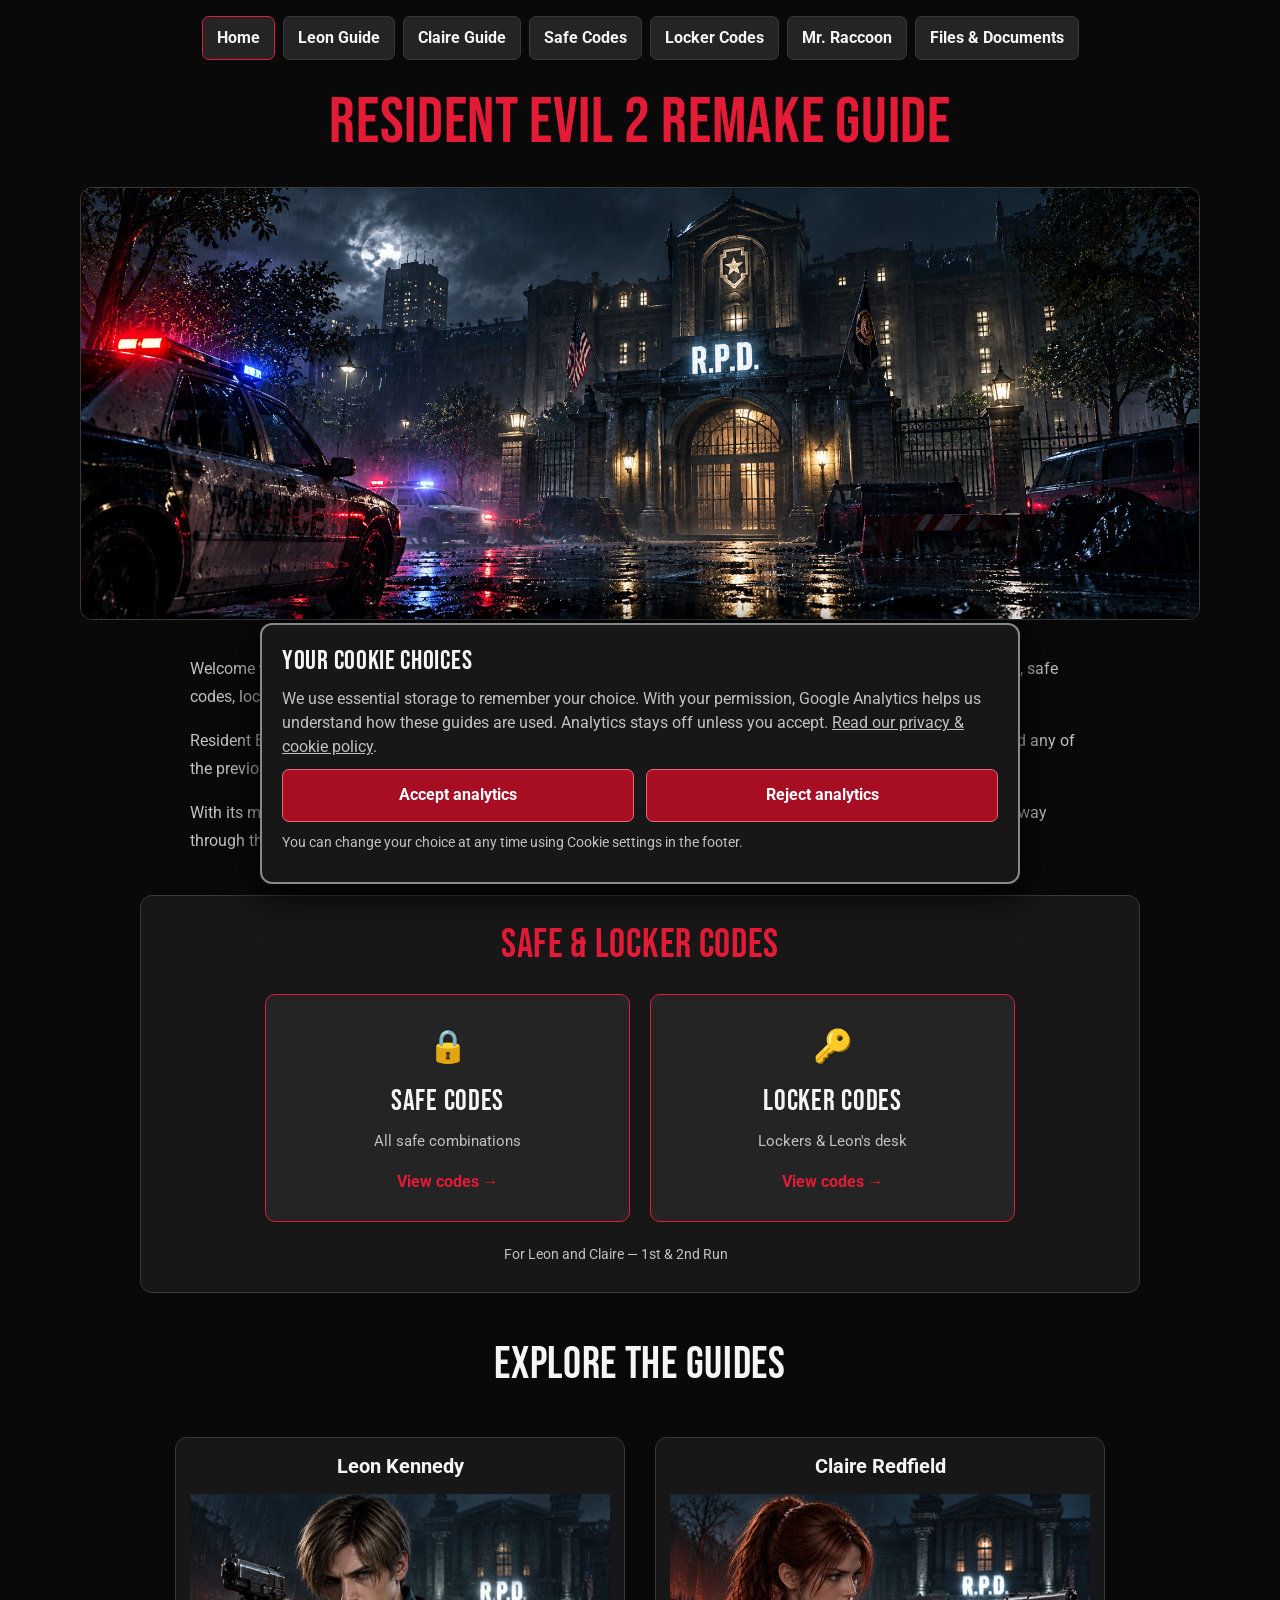
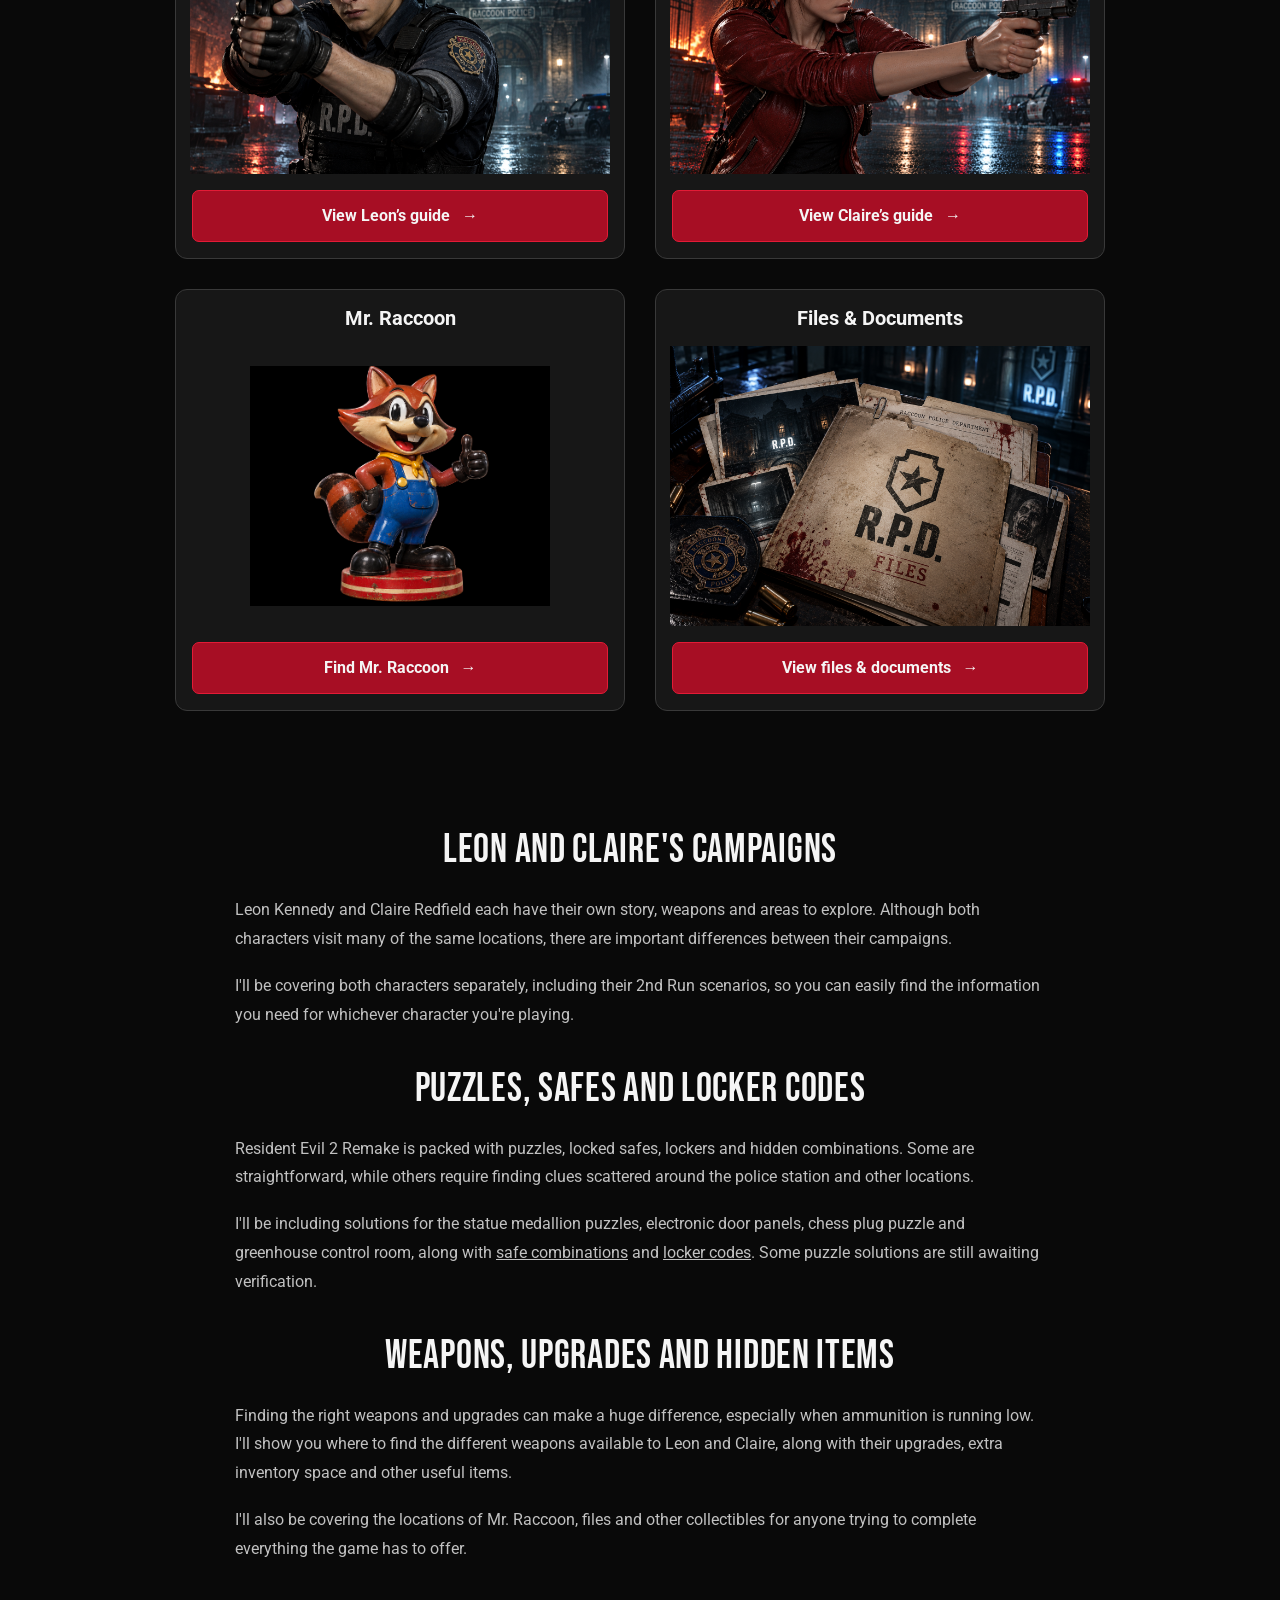
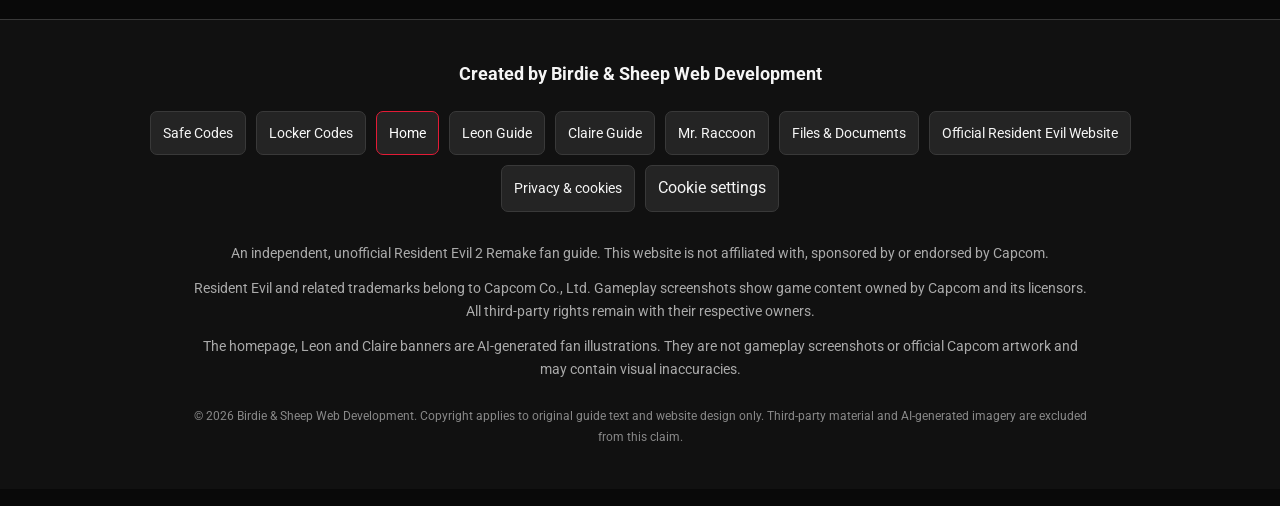
<file: index.html>
<!doctype html>
<html lang="en">
  <head>
    <meta charset="UTF-8" />
    <meta name="viewport" content="width=device-width, initial-scale=1.0" />

    <title>Resident Evil 2 Remake Guide | Safe Codes, Puzzles & More</title>

    <meta
      name="description"
      content="Resident Evil 2 Remake guide covering Leon and Claire, safe codes, locker combinations, puzzle solutions, weapons, upgrades, Mr. Raccoon locations and files."
    />

    <link
      rel="canonical"
      href="https://seanmellors.github.io/resident-evil-guides/"
    />

    <link rel="stylesheet" href="style.css" />
    <script src="consent.js" defer></script>
  </head>

  <body>
    <a class="skip-link" href="#main-content">Skip to content</a>
    <nav class="site-nav" aria-label="Main navigation">
      <a href="index.html" aria-current="page">Home</a>
      <a href="leon.html">Leon Guide</a>
      <a href="claire.html">Claire Guide</a>
      <a href="safe-codes.html">Safe Codes</a>
      <a href="locker-codes.html">Locker Codes</a>
      <a href="mr-raccoon.html">Mr. Raccoon</a>
      <a href="files.html">Files &amp; Documents</a>
    </nav>
    <main id="main-content">
      <!-- Homepage introduction -->
      <header class="home-header">
        <h1>Resident Evil 2 Remake guide</h1>

        <img
          src="images/rpd-banner.png"
          alt="Fan illustration of the Raccoon City Police Department at night"
          class="home-banner"
          fetchpriority="high"
        />

        <p>
          Welcome to my Resident Evil 2 Remake guide. I'll be covering both Leon
          and Claire's stories, including puzzle solutions, safe codes, locker
          combinations, weapon locations and hidden items.
        </p>

        <p>
          Resident Evil 2 Remake is a perfect place to start if you're new to
          the Resident Evil series. You don't need to have played any of the
          previous games to enjoy it, and it's a great introduction to what
          Resident Evil is all about.
        </p>

        <p>
          With its mix of action, horror, exploration and puzzle-solving,
          there's plenty to keep you on your toes as you make your way through
          the zombie-infested streets of Raccoon City.
        </p>
      </header>

      <!-- Safe and locker codes -->
      <section class="code-selection">
        <h2>Safe &amp; locker codes</h2>

        <div class="code-grid">
          <a href="safe-codes.html" class="code-card">
            <span class="code-icon" aria-hidden="true">🔒</span>
            <h3>Safe codes</h3>
            <p>All safe combinations</p>
            <span class="code-cta">View codes &rarr;</span>
          </a>

          <a href="locker-codes.html" class="code-card">
            <span class="code-icon" aria-hidden="true">🔑</span>
            <h3>Locker codes</h3>
            <p>Lockers &amp; Leon's desk</p>
            <span class="code-cta">View codes &rarr;</span>
          </a>
        </div>

        <p class="code-note">For Leon and Claire — 1st &amp; 2nd Run</p>
      </section>
      <!-- Guide selection -->
      <section class="guide-selection" aria-labelledby="explore-guides">
        <h2 id="explore-guides" class="character-select">Explore the guides</h2>

        <div class="characters">
          <div class="character">
            <a href="leon.html" class="character-link">
              <h3>Leon Kennedy</h3>
              <img
                src="images/leon.png"
                alt="Leon Kennedy guide"
                loading="lazy"
              />
              <span class="guide-cta"
                >View Leon’s guide <span aria-hidden="true">→</span></span
              >
            </a>
          </div>

          <div class="character">
            <a href="claire.html" class="character-link">
              <h3>Claire Redfield</h3>
              <img
                src="images/claire.png"
                alt="Claire Redfield guide"
                loading="lazy"
              />
              <span class="guide-cta"
                >View Claire’s guide <span aria-hidden="true">→</span></span
              >
            </a>
          </div>

          <div class="character">
            <a href="mr-raccoon.html" class="character-link">
              <h3>Mr. Raccoon</h3>
              <img
                src="images/mr-raccoon.png"
                alt="Mr. Raccoon collectible locations guide"
                class="raccoon-image"
                loading="lazy"
              />
              <span class="guide-cta"
                >Find Mr. Raccoon <span aria-hidden="true">→</span></span
              >
            </a>
          </div>

          <div class="character">
            <a href="files.html" class="character-link">
              <h3>Files &amp; Documents</h3>
              <img
                src="images/files.png"
                alt="Files and documents locations guide"
                loading="lazy"
              />
              <span class="guide-cta"
                >View files & documents <span aria-hidden="true">→</span></span
              >
            </a>
          </div>
        </div>
      </section>

      <!-- Additional guide information -->
      <section
        class="home-information home-info"
        aria-label="Guide information"
      >
        <section class="info-section">
          <h2>Leon and Claire's campaigns</h2>

          <p>
            Leon Kennedy and Claire Redfield each have their own story, weapons
            and areas to explore. Although both characters visit many of the
            same locations, there are important differences between their
            campaigns.
          </p>

          <p>
            I'll be covering both characters separately, including their 2nd Run
            scenarios, so you can easily find the information you need for
            whichever character you're playing.
          </p>
        </section>

        <section class="info-section">
          <h2>Puzzles, safes and locker codes</h2>

          <p>
            Resident Evil 2 Remake is packed with puzzles, locked safes, lockers
            and hidden combinations. Some are straightforward, while others
            require finding clues scattered around the police station and other
            locations.
          </p>

          <p>
            I'll be including solutions for the statue medallion puzzles,
            electronic door panels, chess plug puzzle and greenhouse control
            room, along with <a href="safe-codes.html">safe combinations</a> and
            <a href="locker-codes.html">locker codes</a>. Some puzzle solutions
            are still awaiting verification.
          </p>
        </section>

        <section class="info-section">
          <h2>Weapons, upgrades and hidden items</h2>

          <p>
            Finding the right weapons and upgrades can make a huge difference,
            especially when ammunition is running low. I'll show you where to
            find the different weapons available to Leon and Claire, along with
            their upgrades, extra inventory space and other useful items.
          </p>

          <p>
            I'll also be covering the locations of Mr. Raccoon, files and other
            collectibles for anyone trying to complete everything the game has
            to offer.
          </p>
        </section>
      </section>
    </main>

    <!-- Website footer -->
    <footer class="page-footer">
      <p class="footer-brand">Created by Birdie &amp; Sheep Web Development</p>

      <nav class="footer-nav" aria-label="Footer navigation">
        <a href="safe-codes.html">Safe Codes</a
        ><a href="locker-codes.html">Locker Codes</a>
        <a href="index.html" aria-current="page">Home</a>
        <a href="leon.html">Leon Guide</a>
        <a href="claire.html">Claire Guide</a>
        <a href="mr-raccoon.html">Mr. Raccoon</a>
        <a href="files.html">Files &amp; Documents</a>
        <a href="https://www.residentevil.com/">
          Official Resident Evil Website
        </a>
        <a href="privacy.html">Privacy &amp; cookies</a>
        <button type="button" class="cookie-settings" data-cookie-settings>
          Cookie settings
        </button>
      </nav>

      <p>
        An independent, unofficial Resident Evil 2 Remake fan guide. This
        website is not affiliated with, sponsored by or endorsed by Capcom.
      </p>

      <p>
        Resident Evil and related trademarks belong to Capcom Co., Ltd. Gameplay
        screenshots show game content owned by Capcom and its licensors. All
        third-party rights remain with their respective owners.
      </p>

      <p>
        The homepage, Leon and Claire banners are AI-generated fan
        illustrations. They are not gameplay screenshots or official Capcom
        artwork and may contain visual inaccuracies.
      </p>

      <p class="footer-copyright">
        &copy; 2026 Birdie &amp; Sheep Web Development. Copyright applies to
        original guide text and website design only. Third-party material and
        AI-generated imagery are excluded from this claim.
      </p>
    </footer>
  </body>
</html>
</file>
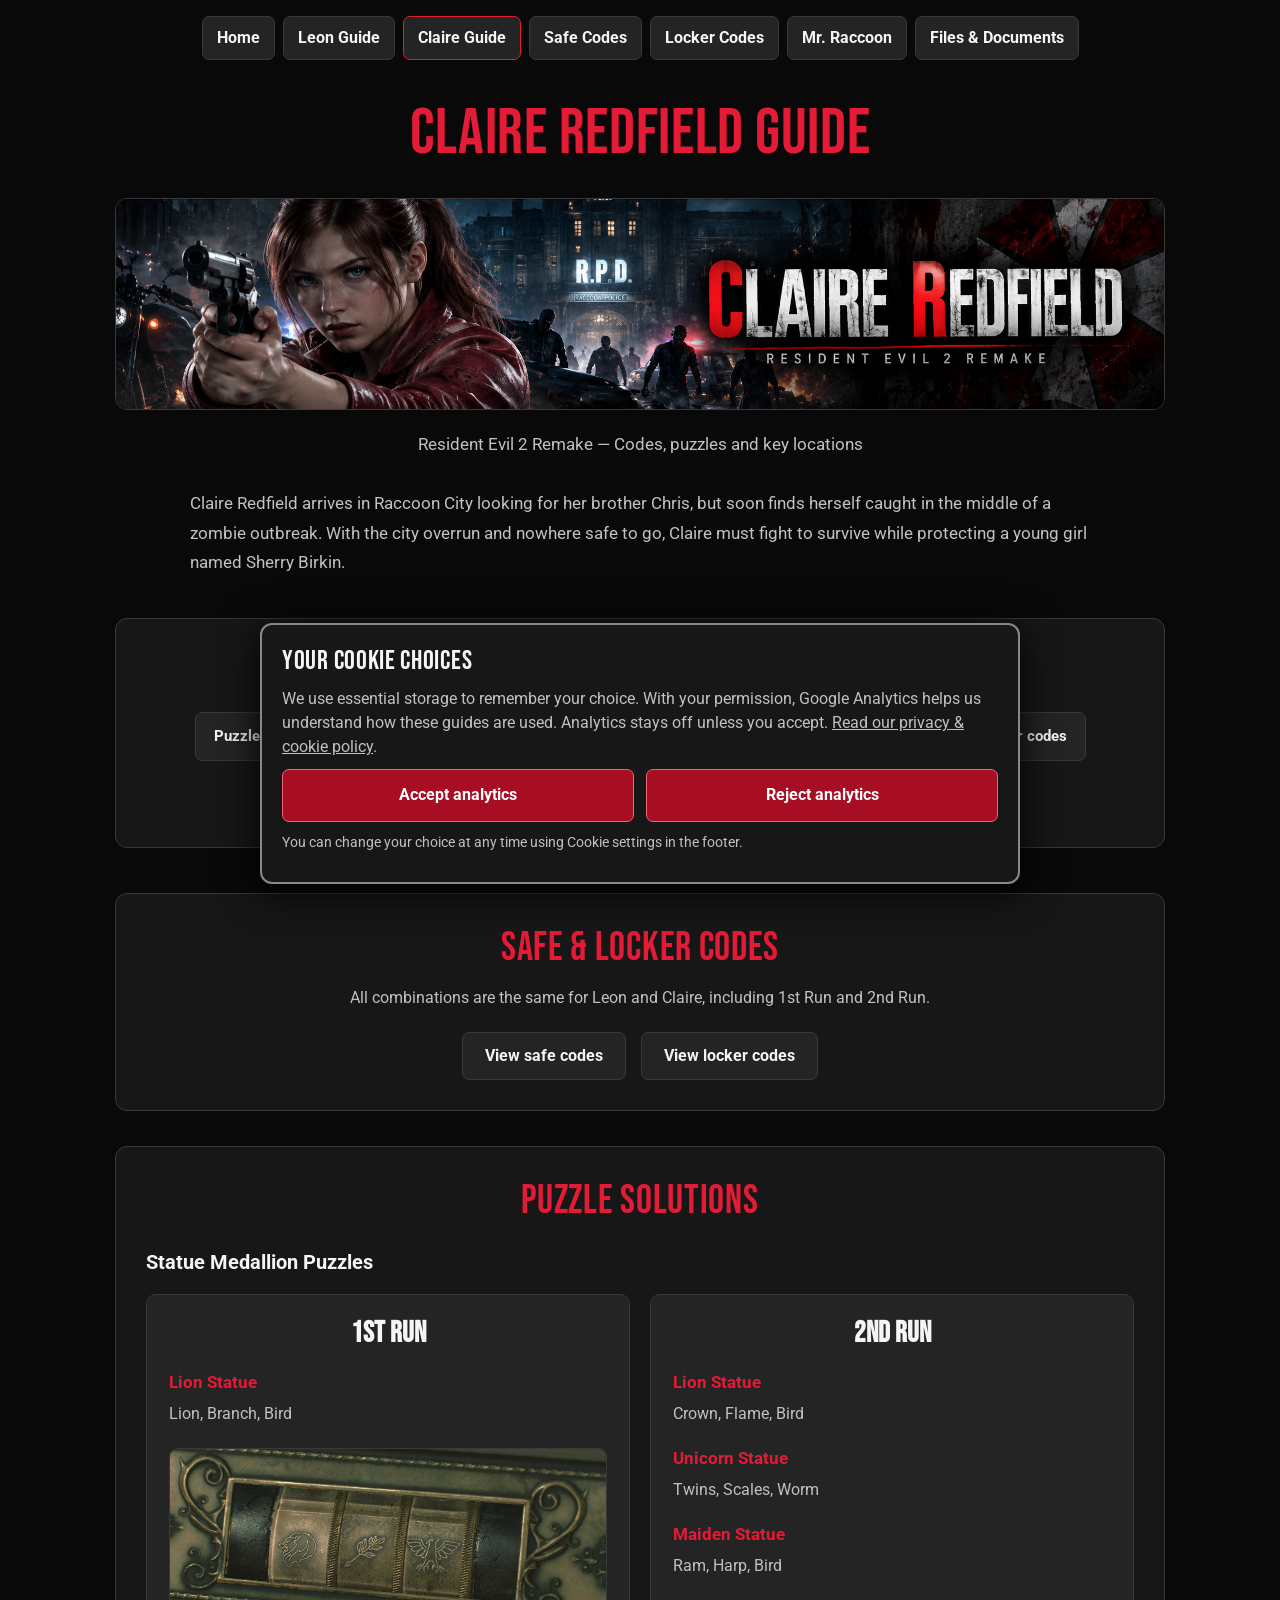
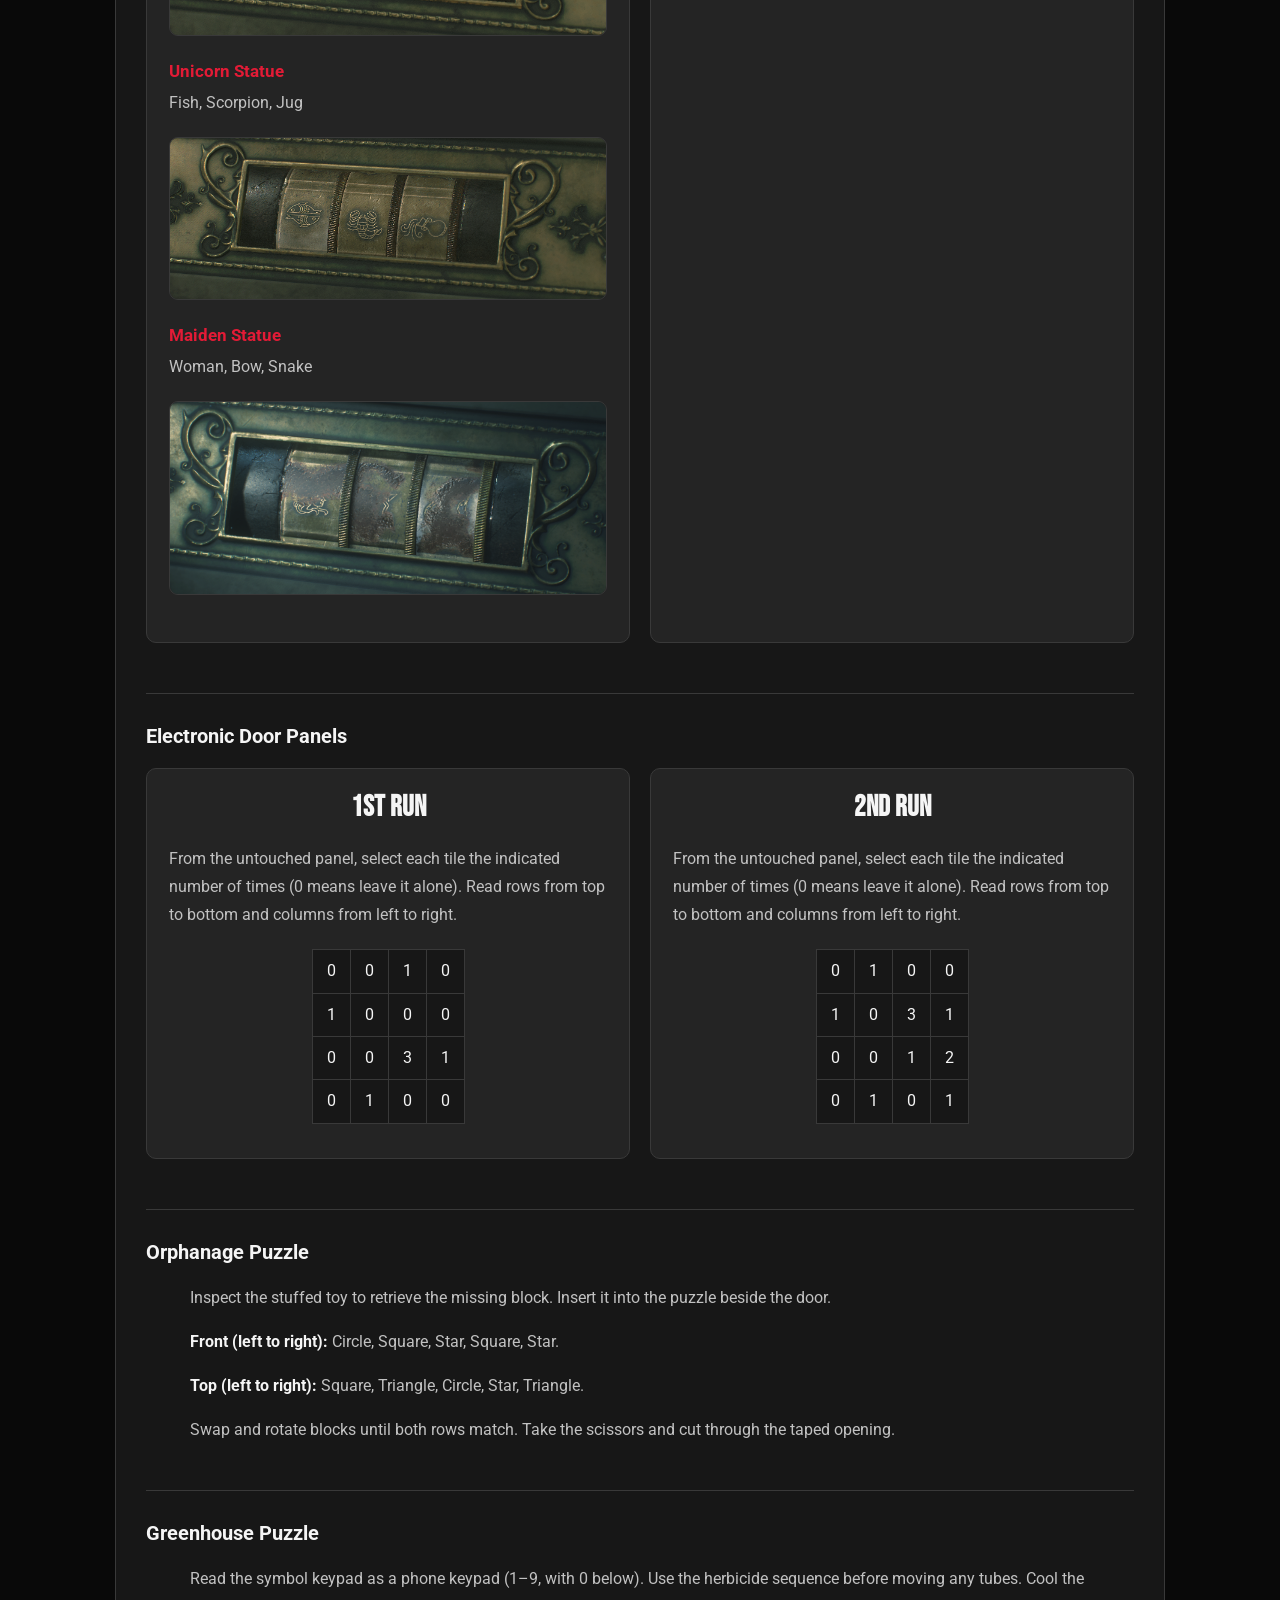
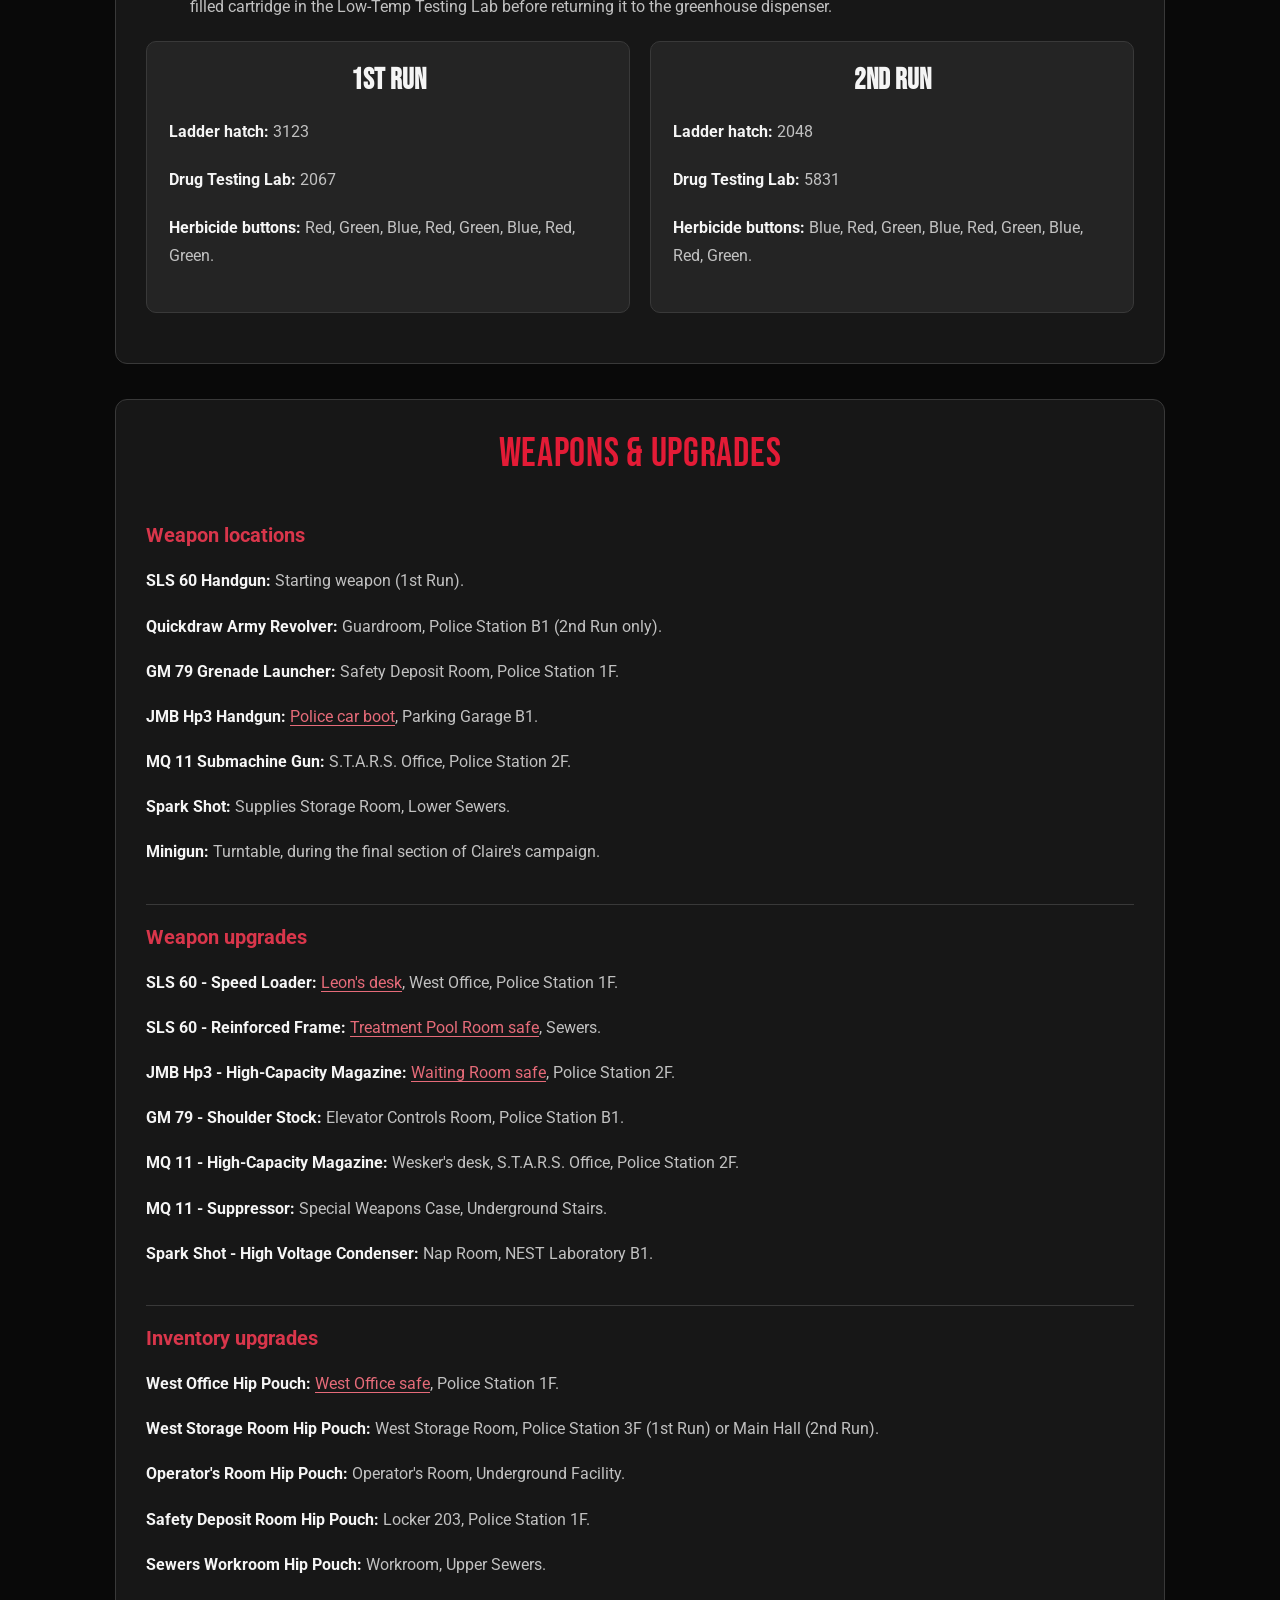
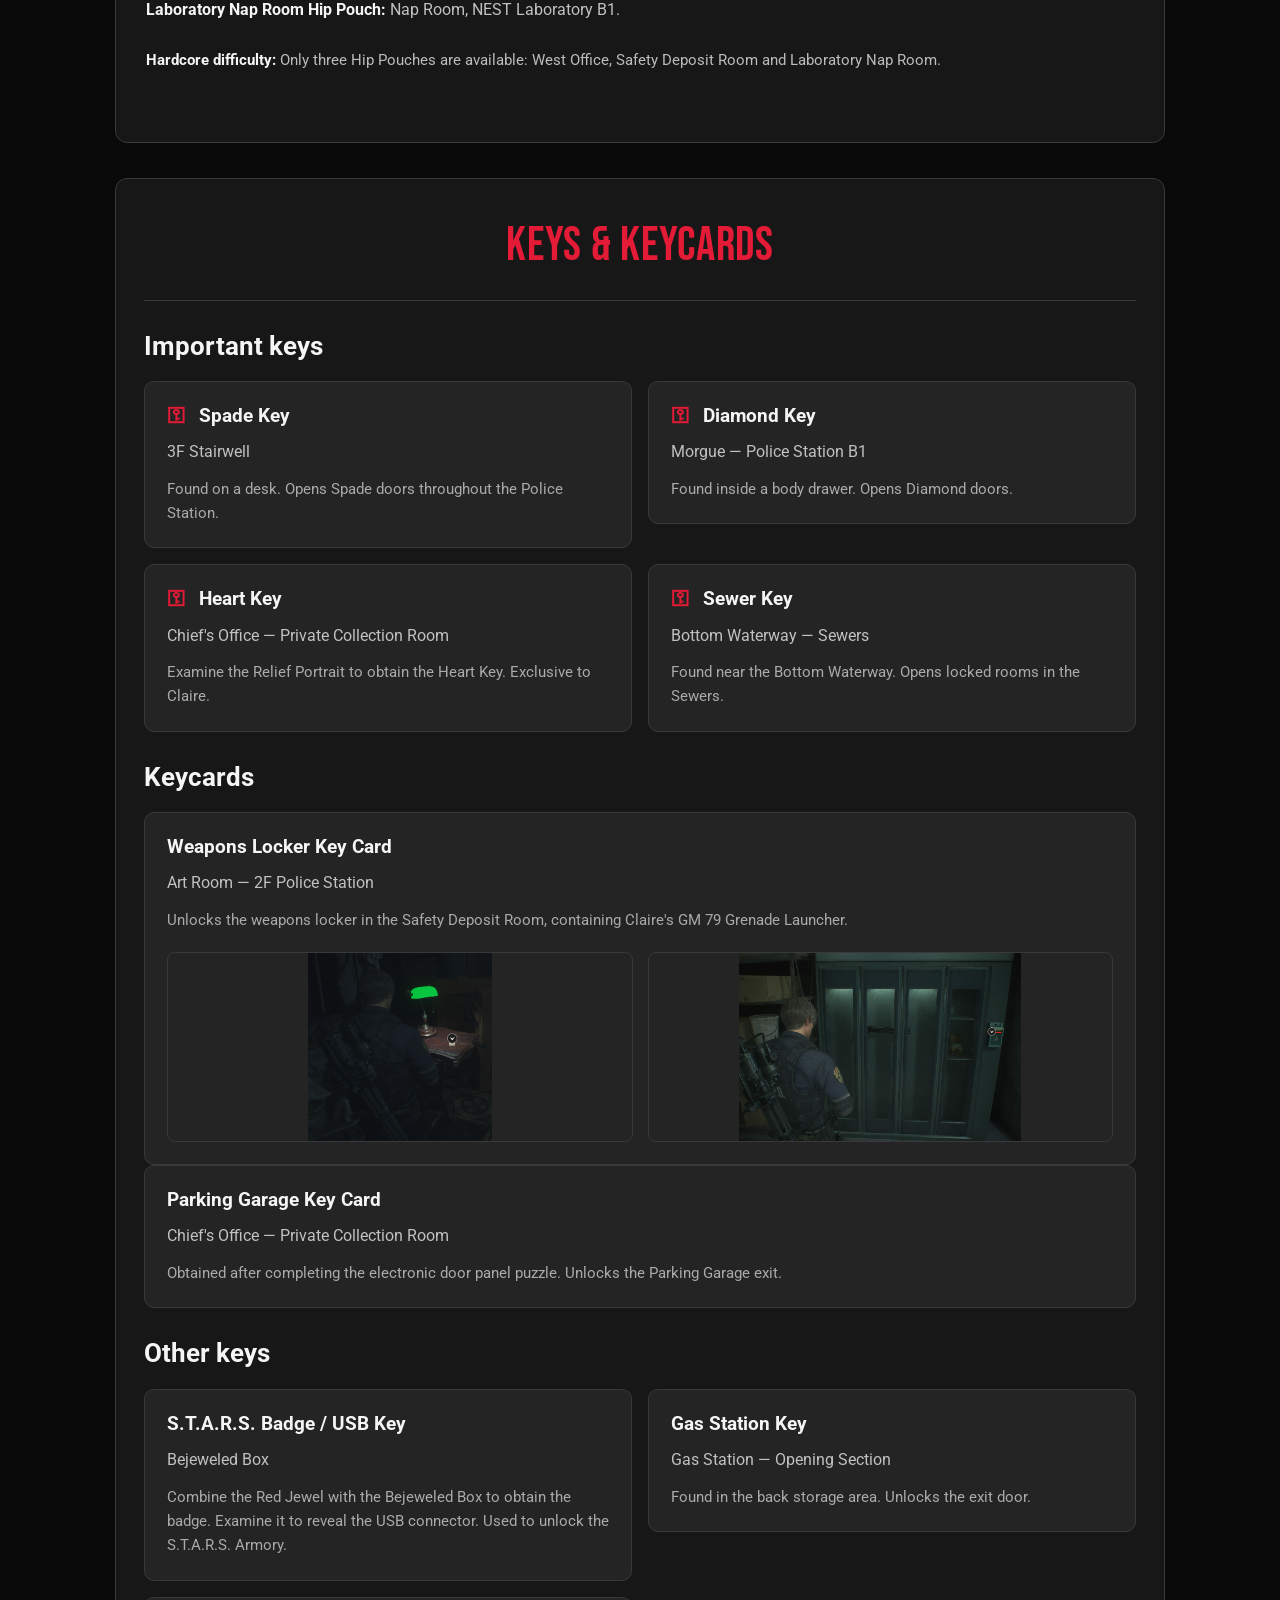
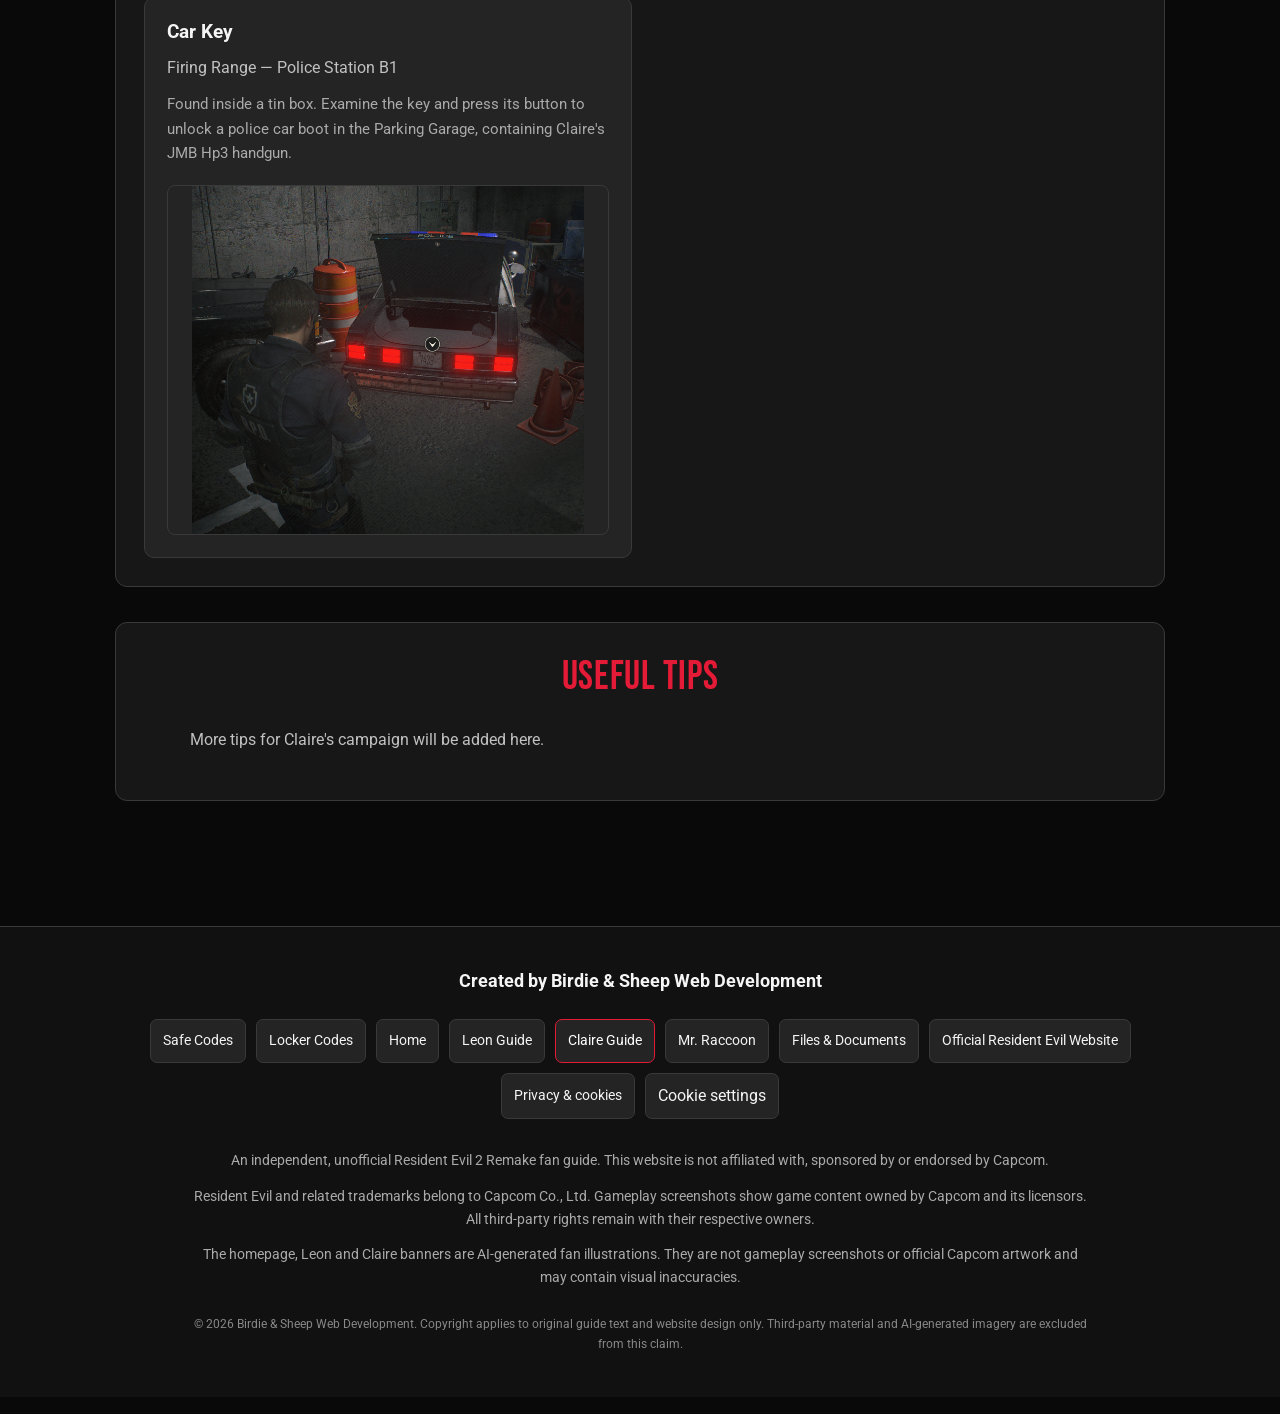
<file: claire.html>
<!doctype html>
<html lang="en">
  <head>
    <meta charset="UTF-8" />
    <meta name="viewport" content="width=device-width, initial-scale=1.0" />

    <title>
      Claire Redfield Guide | Resident Evil 2 Remake Codes & Puzzles
    </title>

    <meta
      name="description"
      content="Claire Redfield guide for Resident Evil 2 Remake. Find safe codes, locker combinations, puzzle solutions, key locations, weapons, upgrades and 1st and 2nd Run information."
    />

    <link
      rel="canonical"
      href="https://seanmellors.github.io/resident-evil-guides/claire.html"
    />

    <link rel="stylesheet" href="style.css" />
    <script src="consent.js" defer></script>
  </head>

  <body class="leon-page claire-page">
    <a class="skip-link" href="#main-content">Skip to content</a>

    <nav class="site-nav" aria-label="Main navigation">
      <a href="index.html">Home</a>
      <a href="leon.html">Leon Guide</a>
      <a href="claire.html" aria-current="page">Claire Guide</a>
      <a href="safe-codes.html">Safe Codes</a>
      <a href="locker-codes.html">Locker Codes</a>
      <a href="mr-raccoon.html">Mr. Raccoon</a>
      <a href="files.html">Files &amp; Documents</a>
    </nav>

    <main id="main-content" class="leon-guide">
      <!-- Page header -->
      <header class="leon-header">
        <h1>Claire Redfield guide</h1>

        <img
          src="images/claire-banner.png"
          alt="AI-generated illustration of Claire Redfield from Resident Evil 2 Remake"
          class="character-banner"
          fetchpriority="high"
        />

        <p class="guide-subtitle">
          Resident Evil 2 Remake — Codes, puzzles and key locations
        </p>
      </header>

      <!-- Introduction -->
      <section class="leon-intro" aria-label="Introduction">
        <p>
          Claire Redfield arrives in Raccoon City looking for her brother Chris,
          but soon finds herself caught in the middle of a zombie outbreak. With
          the city overrun and nowhere safe to go, Claire must fight to survive
          while protecting a young girl named Sherry Birkin.
        </p>
      </section>

      <!-- Quick navigation -->
      <nav class="leon-nav" aria-label="Guide sections">
        <h2>Quick links</h2>

        <div class="leon-nav-links">
          <a href="#puzzles">Puzzle solutions</a>
          <a href="#weapons">Weapons &amp; upgrades</a>
          <a href="#items">Keys &amp; keycards</a>
          <a href="#tips">Useful tips</a>
          <a href="safe-codes.html">Safe codes</a>
          <a href="locker-codes.html">Locker codes</a>
          <a href="locker-codes.html#leons-desk">Leon's desk</a>
        </div>
      </nav>

      <!-- Shared codes -->
      <section class="guide-section shared-codes">
        <h2>Safe &amp; locker codes</h2>

        <p>
          All combinations are the same for Leon and Claire, including 1st Run
          and 2nd Run.
        </p>

        <div class="shared-codes-links">
          <a href="safe-codes.html">View safe codes </a>
          <a href="locker-codes.html">View locker codes </a>
        </div>
      </section>

      <!-- Puzzle solutions -->
      <section id="puzzles" class="guide-section">
        <h2>Puzzle solutions</h2>

        <!-- Statue medallions -->
        <div class="puzzle-entry">
          <h3>Statue Medallion Puzzles</h3>

          <div class="run-container">
            <!-- First run -->
            <div class="run-box">
              <h4>1st Run</h4>

              <h5>Lion Statue</h5>
              <p>Lion, Branch, Bird</p>

              <img
                class="statue-image"
                src="images/lion-statue-a.png"
                alt="Lion Statue first run combination"
                loading="lazy"
              />

              <h5>Unicorn Statue</h5>
              <p>Fish, Scorpion, Jug</p>

              <img
                class="statue-image"
                src="images/unicorn-statue-a.png"
                alt="Unicorn Statue first run combination"
                loading="lazy"
              />

              <h5>Maiden Statue</h5>
              <p>Woman, Bow, Snake</p>

              <img
                class="statue-image"
                src="images/maiden-statue-a.png"
                alt="Maiden Statue first run combination"
                loading="lazy"
              />
            </div>

            <!-- Second run -->
            <div class="run-box">
              <h4>2nd Run</h4>

              <h5>Lion Statue</h5>
              <p>Crown, Flame, Bird</p>

              <h5>Unicorn Statue</h5>
              <p>Twins, Scales, Worm</p>

              <h5>Maiden Statue</h5>
              <p>Ram, Harp, Bird</p>
            </div>
          </div>
        </div>

        <!-- Electronic door panels -->
        <div class="puzzle-entry">
          <h3>Electronic Door Panels</h3>

          <div class="run-container">
            <div class="run-box">
              <h4>1st Run</h4>
              <p>From the untouched panel, select each tile the indicated number of times (0 means leave it alone). Read rows from top to bottom and columns from left to right.</p><table class="circuit-grid" aria-label="Tile rotation counts"><tbody><tr><td>0</td><td>0</td><td>1</td><td>0</td></tr><tr><td>1</td><td>0</td><td>0</td><td>0</td></tr><tr><td>0</td><td>0</td><td>3</td><td>1</td></tr><tr><td>0</td><td>1</td><td>0</td><td>0</td></tr></tbody></table>
            </div>

            <div class="run-box">
              <h4>2nd Run</h4>
              <p>From the untouched panel, select each tile the indicated number of times (0 means leave it alone). Read rows from top to bottom and columns from left to right.</p><table class="circuit-grid" aria-label="Tile rotation counts"><tbody><tr><td>0</td><td>1</td><td>0</td><td>0</td></tr><tr><td>1</td><td>0</td><td>3</td><td>1</td></tr><tr><td>0</td><td>0</td><td>1</td><td>2</td></tr><tr><td>0</td><td>1</td><td>0</td><td>1</td></tr></tbody></table>
            </div>
          </div>
        </div>

        <!-- Orphanage puzzle -->
        <div class="puzzle-entry">
          <h3>Orphanage Puzzle</h3>
          <p>Inspect the stuffed toy to retrieve the missing block. Insert it into the puzzle beside the door.</p><p><strong>Front (left to right):</strong> Circle, Square, Star, Square, Star.</p><p><strong>Top (left to right):</strong> Square, Triangle, Circle, Star, Triangle.</p><p>Swap and rotate blocks until both rows match. Take the scissors and cut through the taped opening.</p>
        </div>

        <!-- Greenhouse puzzle -->
        <div class="puzzle-entry">
          <h3>Greenhouse Puzzle</h3><p>Read the symbol keypad as a phone keypad (1–9, with 0 below). Use the herbicide sequence before moving any tubes. Cool the filled cartridge in the Low-Temp Testing Lab before returning it to the greenhouse dispenser.</p>

          <div class="run-container">
            <div class="run-box">
              <h4>1st Run</h4>
              <p><strong>Ladder hatch:</strong> 3123</p><p><strong>Drug Testing Lab:</strong> 2067</p><p><strong>Herbicide buttons:</strong> Red, Green, Blue, Red, Green, Blue, Red, Green.</p>
            </div>

            <div class="run-box">
              <h4>2nd Run</h4>
              <p><strong>Ladder hatch:</strong> 2048</p><p><strong>Drug Testing Lab:</strong> 5831</p><p><strong>Herbicide buttons:</strong> Blue, Red, Green, Blue, Red, Green, Blue, Red, Green.</p>
            </div>
          </div>
        </div>
      </section>

      <!-- Weapons and upgrades -->
      <section id="weapons" class="guide-section">
        <h2>Weapons &amp; upgrades</h2>

        <!-- Weapon locations -->
        <div class="guide-entry weapons-list">
          <h3>Weapon locations</h3>

          <p>
            <strong>SLS 60 Handgun:</strong>
            Starting weapon (1st Run).
          </p>

          <p>
            <strong>Quickdraw Army Revolver:</strong>
            Guardroom, Police Station B1 (2nd Run only).
          </p>

          <p>
            <strong>GM 79 Grenade Launcher:</strong>
            Safety Deposit Room, Police Station 1F.
          </p>

          <p>
            <strong>JMB Hp3 Handgun:</strong>
            <a href="#car-key">Police car boot</a>, Parking Garage B1.
          </p>

          <p>
            <strong>MQ 11 Submachine Gun:</strong>
            S.T.A.R.S. Office, Police Station 2F.
          </p>

          <p>
            <strong>Spark Shot:</strong>
            Supplies Storage Room, Lower Sewers.
          </p>

          <p>
            <strong>Minigun:</strong>
            Turntable, during the final section of Claire's campaign.
          </p>
        </div>

        <!-- Weapon upgrades -->
        <div class="guide-entry weapons-list">
          <h3>Weapon upgrades</h3>

          <p>
            <strong>SLS 60 - Speed Loader:</strong>
            <a href="locker-codes.html#leons-desk">Leon's desk</a>, West Office,
            Police Station 1F.
          </p>

          <p>
            <strong>SLS 60 - Reinforced Frame:</strong>
            <a href="safe-codes.html">Treatment Pool Room safe</a>, Sewers.
          </p>

          <p>
            <strong>JMB Hp3 - High-Capacity Magazine:</strong>
            <a href="safe-codes.html">Waiting Room safe</a>, Police Station 2F.
          </p>

          <p>
            <strong>GM 79 - Shoulder Stock:</strong>
            Elevator Controls Room, Police Station B1.
          </p>

          <p>
            <strong>MQ 11 - High-Capacity Magazine:</strong>
            Wesker's desk, S.T.A.R.S. Office, Police Station 2F.
          </p>

          <p>
            <strong>MQ 11 - Suppressor:</strong>
            Special Weapons Case, Underground Stairs.
          </p>

          <p>
            <strong>Spark Shot - High Voltage Condenser:</strong>
            Nap Room, NEST Laboratory B1.
          </p>
        </div>

        <!-- Inventory upgrades -->
        <div class="guide-entry weapons-list">
          <h3>Inventory upgrades</h3>

          <p>
            <strong>West Office Hip Pouch:</strong>
            <a href="safe-codes.html">West Office safe</a>, Police Station 1F.
          </p>

          <p>
            <strong>West Storage Room Hip Pouch:</strong>
            West Storage Room, Police Station 3F (1st Run) or Main Hall (2nd
            Run).
          </p>

          <p>
            <strong>Operator's Room Hip Pouch:</strong>
            Operator's Room, Underground Facility.
          </p>

          <p>
            <strong>Safety Deposit Room Hip Pouch:</strong>
            Locker 203, Police Station 1F.
          </p>

          <p>
            <strong>Sewers Workroom Hip Pouch:</strong>
            Workroom, Upper Sewers.
          </p>

          <p>
            <strong>Laboratory Nap Room Hip Pouch:</strong>
            Nap Room, NEST Laboratory B1.
          </p>

          <p class="weapons-note">
            <strong>Hardcore difficulty:</strong>
            Only three Hip Pouches are available: West Office, Safety Deposit
            Room and Laboratory Nap Room.
          </p>
        </div>
      </section>

      <!-- Keys and keycards -->
      <section id="items" class="keys-guide">
        <header class="keys-header">
          <h2>Keys &amp; keycards</h2>
        </header>

        <!-- Important keys -->
        <section class="keys-section">
          <h3>Important keys</h3>

          <div class="keys-container">
            <div class="key-card">
              <h4>
                <span class="key-icon" aria-hidden="true">⚿</span>
                Spade Key
              </h4>

              <p>3F Stairwell</p>

              <p class="key-description">
                Found on a desk. Opens Spade doors throughout the Police
                Station.
              </p>
            </div>

            <div class="key-card">
              <h4>
                <span class="key-icon" aria-hidden="true">⚿</span>
                Diamond Key
              </h4>

              <p>Morgue — Police Station B1</p>

              <p class="key-description">
                Found inside a body drawer. Opens Diamond doors.
              </p>
            </div>

            <div class="key-card">
              <h4>
                <span class="key-icon" aria-hidden="true">⚿</span>
                Heart Key
              </h4>

              <p>Chief's Office — Private Collection Room</p>

              <p class="key-description">
                Examine the Relief Portrait to obtain the Heart Key. Exclusive
                to Claire.
              </p>
            </div>

            <div class="key-card">
              <h4>
                <span class="key-icon" aria-hidden="true">⚿</span>
                Sewer Key
              </h4>

              <p>Bottom Waterway — Sewers</p>

              <p class="key-description">
                Found near the Bottom Waterway. Opens locked rooms in the
                Sewers.
              </p>
            </div>
          </div>
        </section>

        <!-- Keycards -->
        <section class="keycards-section">
          <h3>Keycards</h3>

          <div class="key-card">
            <h4>Weapons Locker Key Card</h4>

            <p>Art Room — 2F Police Station</p>

            <p class="key-description">
              Unlocks the weapons locker in the Safety Deposit Room, containing
              Claire's GM 79 Grenade Launcher.
            </p>

            <div class="key-images">
              <img
                src="images/weapon-locker-card.png"
                alt="Weapons Locker Key Card"
                loading="lazy"
              />

              <img
                src="images/weapon-locker.png"
                alt="Weapons Locker in the Safety Deposit Room"
                loading="lazy"
              />
            </div>
          </div>

          <div class="key-card">
            <h4>Parking Garage Key Card</h4>

            <p>Chief's Office — Private Collection Room</p>

            <p class="key-description">
              Obtained after completing the electronic door panel puzzle.
              Unlocks the Parking Garage exit.
            </p>
          </div>
        </section>

        <!-- Other keys -->
        <section class="other-keys-section">
          <h3>Other keys</h3>

          <div class="keys-container">
            <div class="key-card">
              <h4>S.T.A.R.S. Badge / USB Key</h4>

              <p>Bejeweled Box</p>

              <p class="key-description">
                Combine the Red Jewel with the Bejeweled Box to obtain the
                badge. Examine it to reveal the USB connector. Used to unlock
                the S.T.A.R.S. Armory.
              </p>
            </div>

            <div class="key-card">
              <h4>Gas Station Key</h4>

              <p>Gas Station — Opening Section</p>

              <p class="key-description">
                Found in the back storage area. Unlocks the exit door.
              </p>
            </div>

            <div class="key-card" id="car-key">
              <h4>Car Key</h4>

              <p>Firing Range — Police Station B1</p>

              <p class="key-description">
                Found inside a tin box. Examine the key and press its button to
                unlock a police car boot in the Parking Garage, containing
                Claire's JMB Hp3 handgun.
              </p>

              <img
                src="images/car-trunk.png"
                alt="Police car boot in the Parking Garage"
                class="key-image"
                loading="lazy"
              />
            </div>
          </div>
        </section>
      </section>

      <!-- Useful tips -->
      <section id="tips" class="guide-section">
        <h2>Useful tips</h2>

        <p>More tips for Claire's campaign will be added here.</p>
      </section>
    </main>

    <!-- Website footer -->
    <footer class="page-footer">
      <p class="footer-brand">Created by Birdie &amp; Sheep Web Development</p>

      <nav class="footer-nav" aria-label="Footer navigation">
        <a href="safe-codes.html">Safe Codes</a>
        <a href="locker-codes.html">Locker Codes</a>
        <a href="index.html">Home</a>
        <a href="leon.html">Leon Guide</a>
        <a href="claire.html" aria-current="page">Claire Guide</a>
        <a href="mr-raccoon.html">Mr. Raccoon</a>
        <a href="files.html">Files &amp; Documents</a>
        <a href="https://www.residentevil.com/">
          Official Resident Evil Website
        </a>
        <a href="privacy.html">Privacy &amp; cookies</a>

        <button type="button" class="cookie-settings" data-cookie-settings>
          Cookie settings
        </button>
      </nav>

      <p>
        An independent, unofficial Resident Evil 2 Remake fan guide. This
        website is not affiliated with, sponsored by or endorsed by Capcom.
      </p>

      <p>
        Resident Evil and related trademarks belong to Capcom Co., Ltd. Gameplay
        screenshots show game content owned by Capcom and its licensors. All
        third-party rights remain with their respective owners.
      </p>

      <p>
        The homepage, Leon and Claire banners are AI-generated fan
        illustrations. They are not gameplay screenshots or official Capcom
        artwork and may contain visual inaccuracies.
      </p>

      <p class="footer-copyright">
        &copy; 2026 Birdie &amp; Sheep Web Development. Copyright applies to
        original guide text and website design only. Third-party material and
        AI-generated imagery are excluded from this claim.
      </p>
    </footer>
  </body>
</html>
</file>
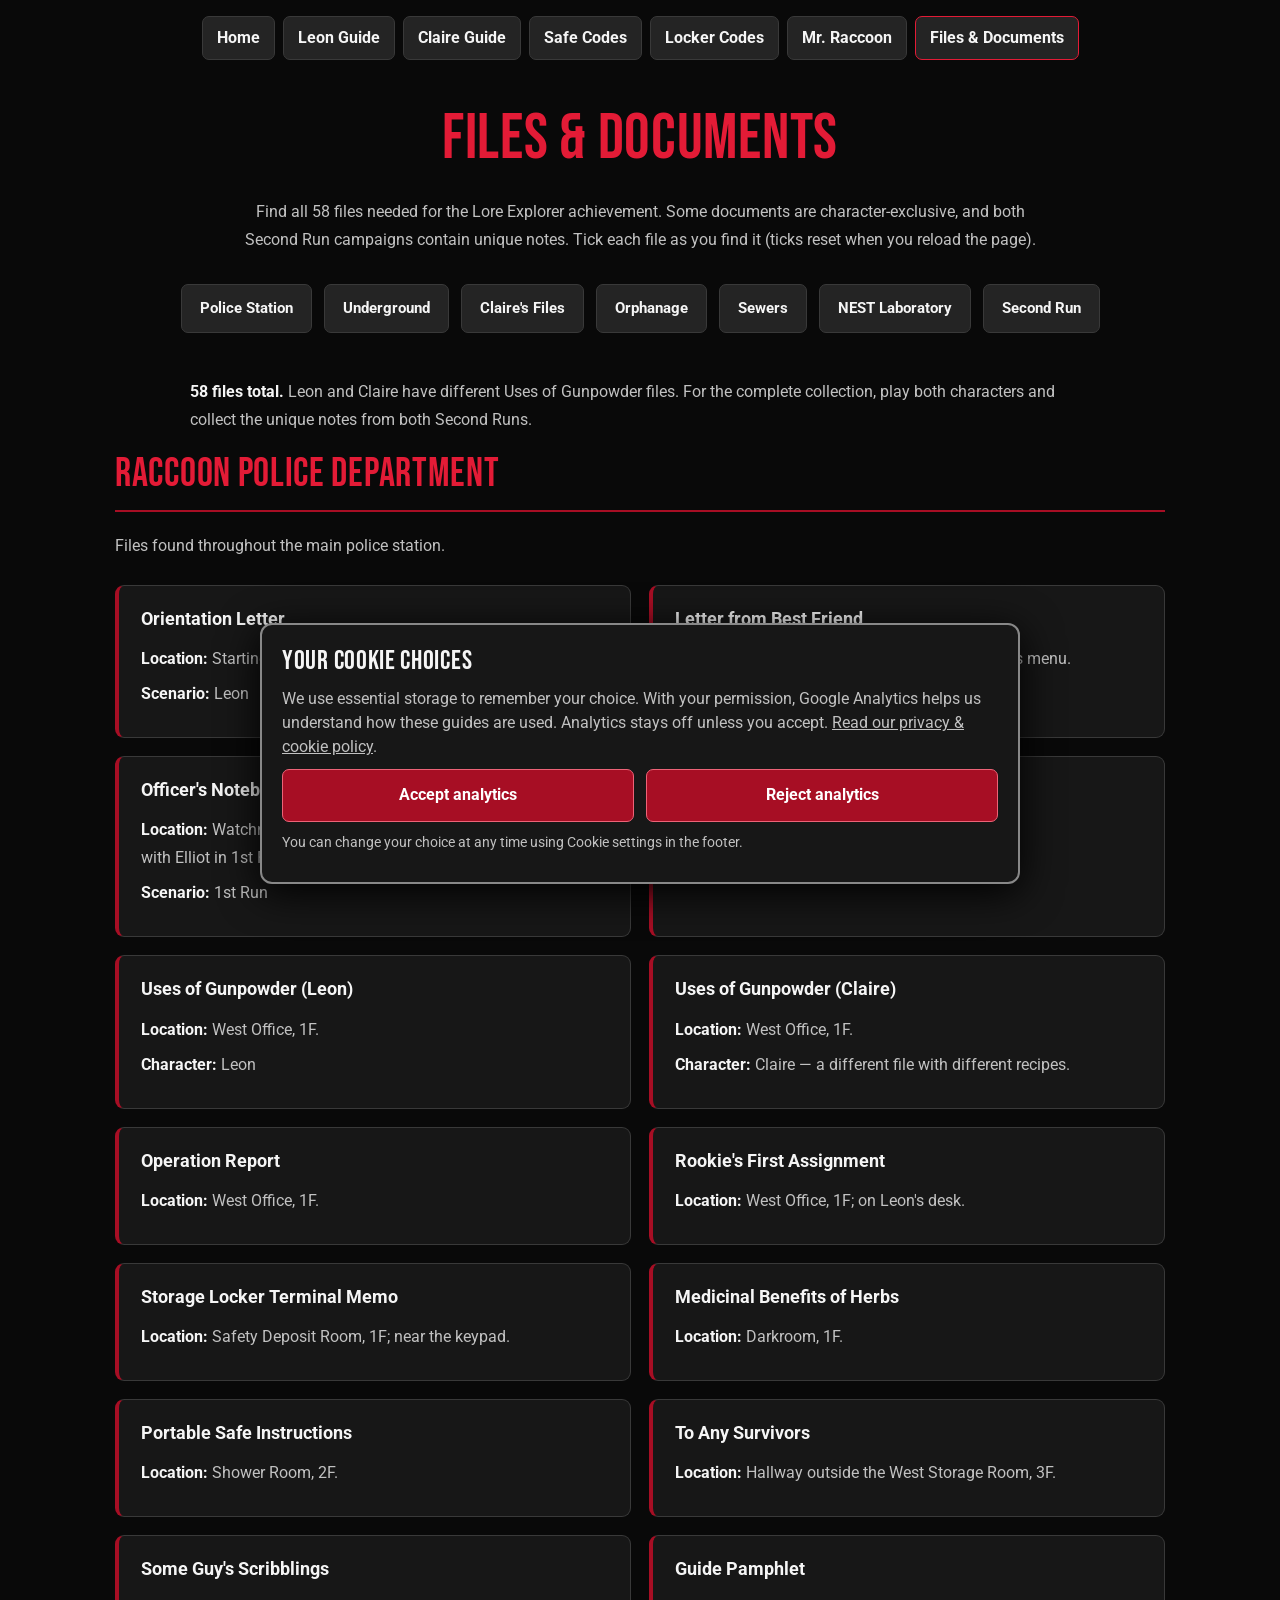
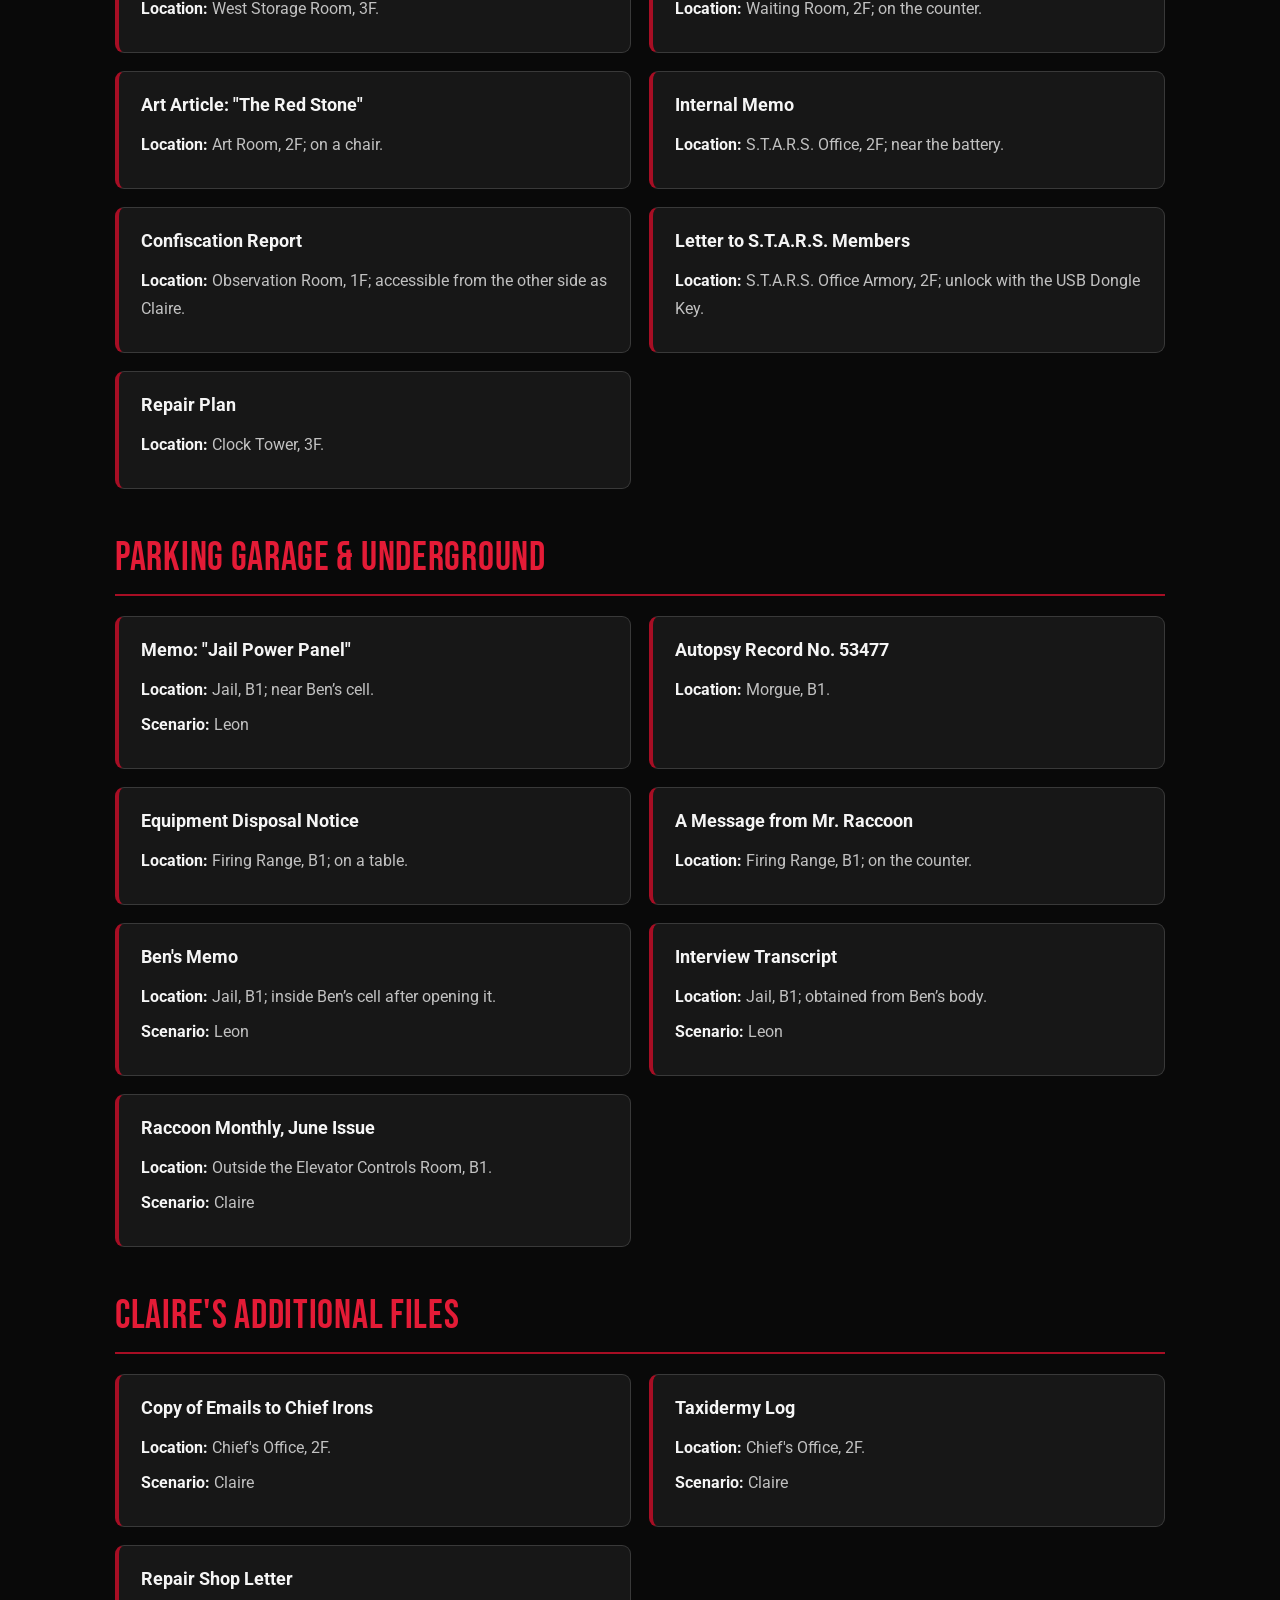
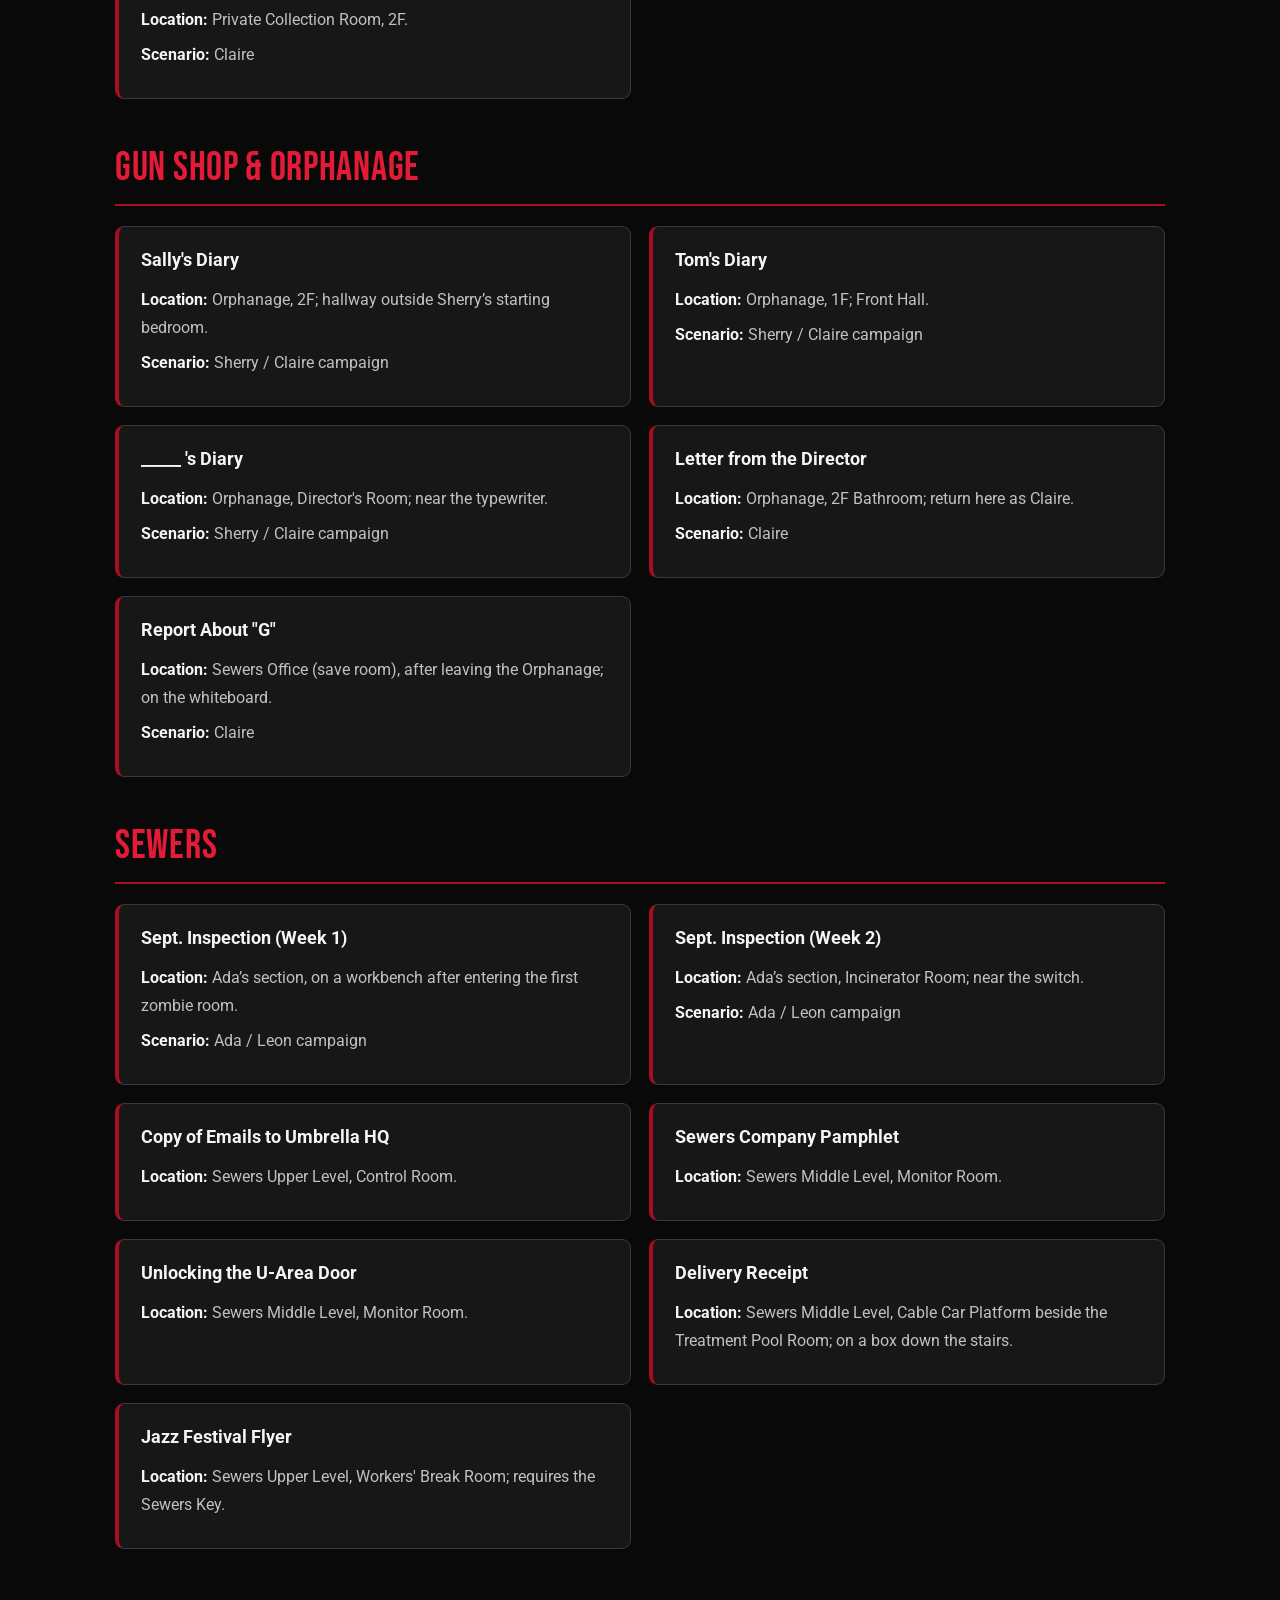
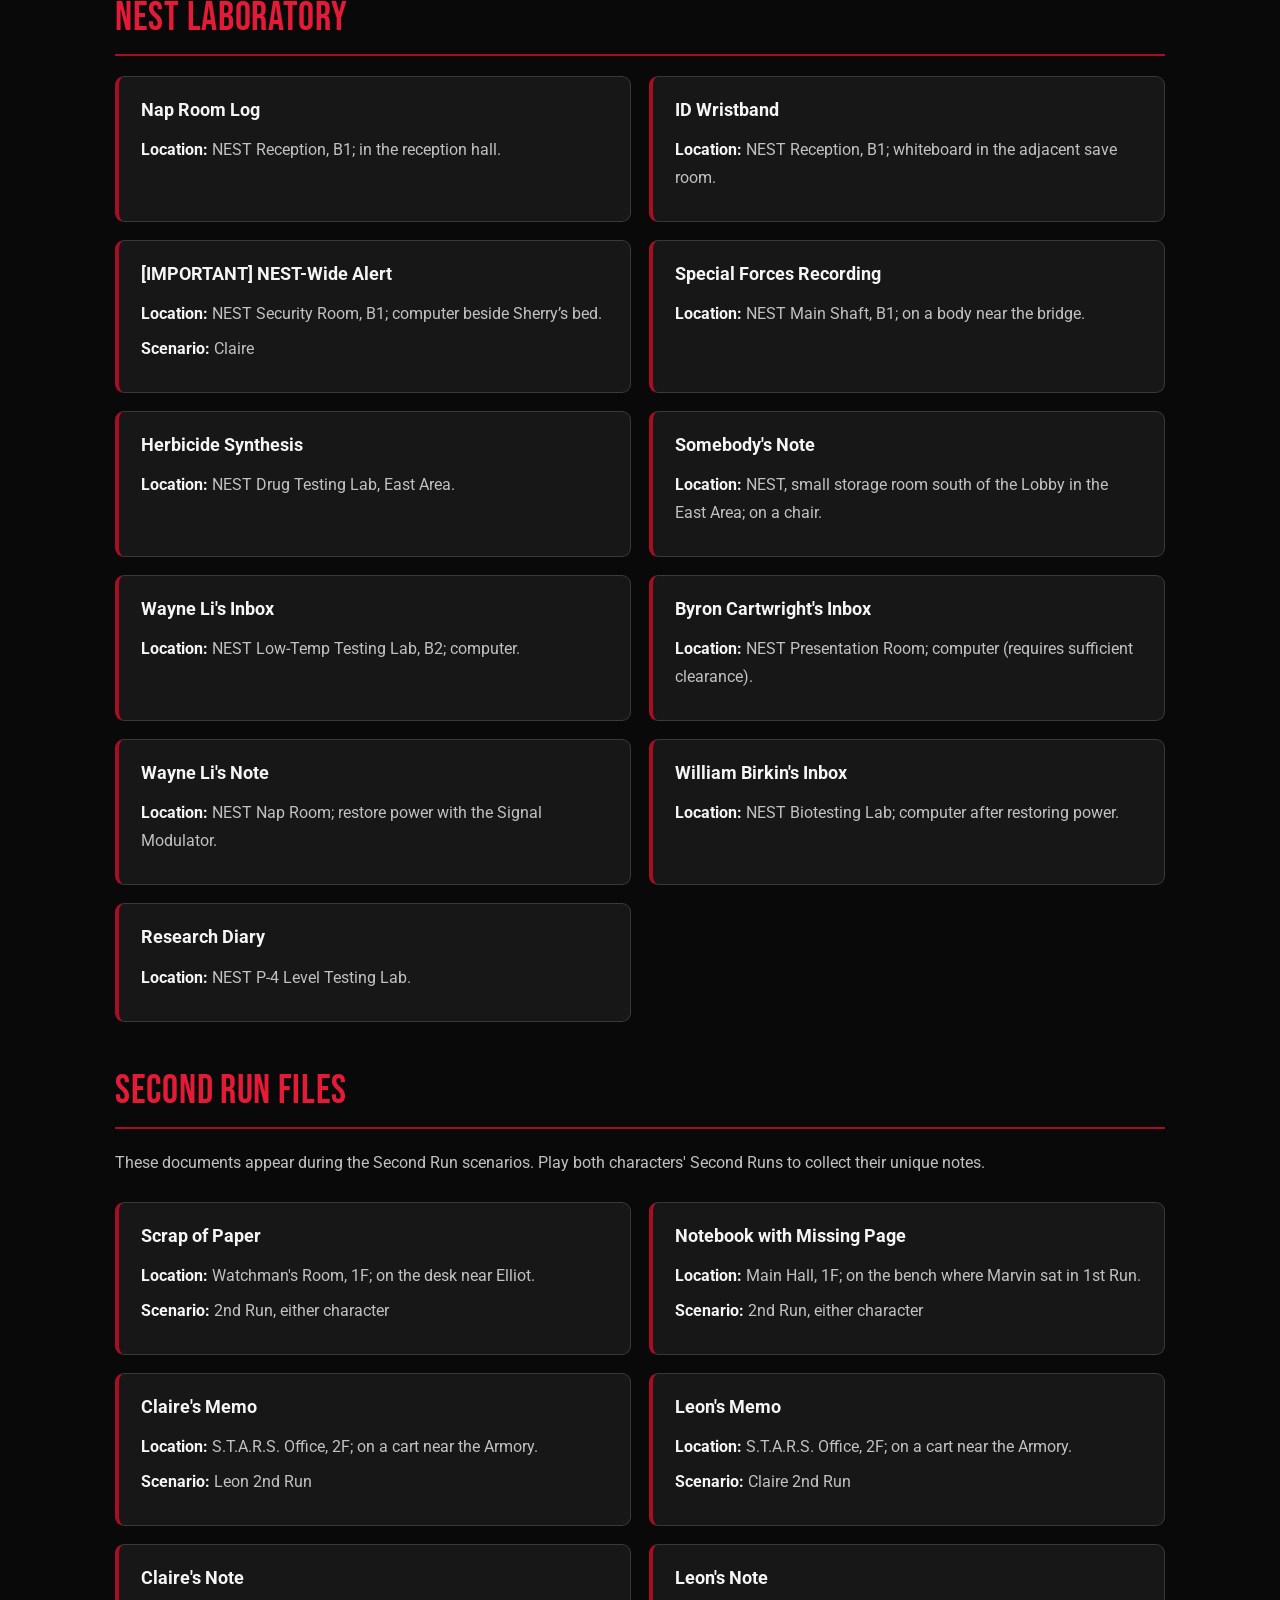
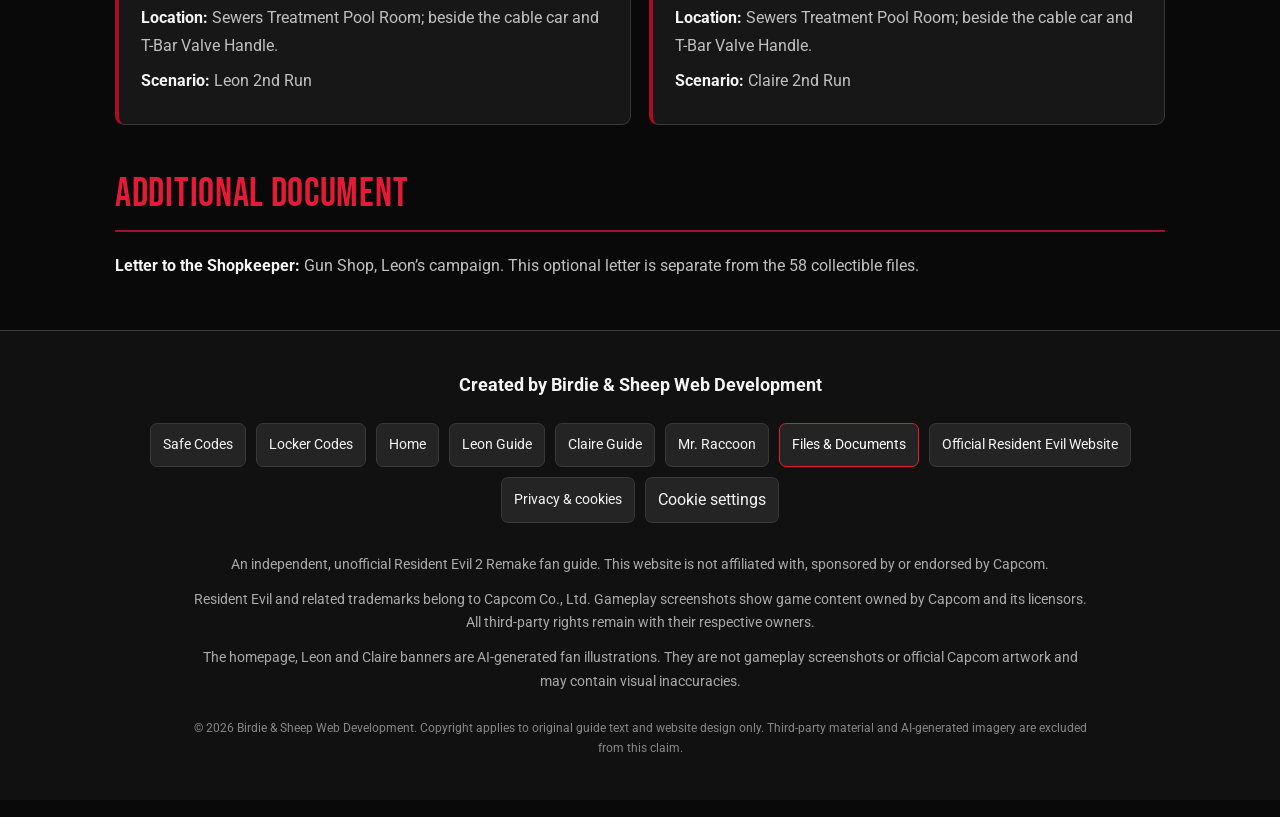
<file: files.html>
<!DOCTYPE html>

<html lang="en">
<head>
<meta charset="utf-8"/>
<meta content="width=device-width, initial-scale=1.0" name="viewport"/>
<title>
   All File &amp; Document Locations | Resident Evil 2 Remake
  </title>
<meta content="Find collectible files and documents in Resident Evil 2 Remake. Locations for Leon, Claire, the RPD, Sewers, NEST Laboratory and Second Run scenarios." name="description"/>
<link href="https://seanmellors.github.io/resident-evil-guides/files.html" rel="canonical"/>
<link href="style.css" rel="stylesheet"/>
<script defer="" src="consent.js">
</script>
</head>
<body class="files-page">
<a class="skip-link" href="#main-content">
   Skip to content
  </a>
<nav aria-label="Main navigation" class="site-nav">
<a href="index.html">
    Home
   </a>
<a href="leon.html">
    Leon Guide
   </a>
<a href="claire.html">
    Claire Guide
   </a>
<a href="safe-codes.html">
    Safe Codes
   </a>
<a href="locker-codes.html">
    Locker Codes
   </a>
<a href="mr-raccoon.html">
    Mr. Raccoon
   </a>
<a aria-current="page" href="files.html">
    Files &amp; Documents
   </a>
</nav>
<header class="files-header">
<h1>
    Files &amp; documents
   </h1>
<p>
    Find all 58 files needed for the Lore Explorer achievement. Some documents are character-exclusive, and both Second Run campaigns contain unique notes. Tick each file as you find it (ticks reset when you reload the page).
   </p>
<nav aria-label="File locations" class="files-nav">
<a href="#rpd">
     Police Station
    </a>
<a href="#underground">
     Underground
    </a>
<a href="#claire">
     Claire's Files
    </a>
<a href="#orphanage">
     Orphanage
    </a>
<a href="#sewers">
     Sewers
    </a>
<a href="#nest">
     NEST Laboratory
    </a>
<a href="#second-run">
     Second Run
    </a>
</nav>
</header>
<main class="files-guide" id="main-content">
<p>
<strong>
     58 files total.
    </strong>
    Leon and Claire have different Uses of Gunpowder files. For the complete collection, play both characters and collect the unique notes from both Second Runs.
   </p>
<!-- Raccoon Police Department -->
<section class="guide-section" id="rpd">
<h2>
     Raccoon Police Department
    </h2>
<p>
     Files found throughout the main police station.
    </p>
<div class="file-grid">
<article class="file-entry">
<h3>
       Orientation Letter
      </h3>
<p>
<strong>
        Location:
       </strong>
       Starting inventory; read it from the Files menu.
      </p>
<p>
<strong>
        Scenario:
       </strong>
       Leon
      </p>

</article>
<article class="file-entry">
<h3>
       Letter from Best Friend
      </h3>
<p>
<strong>
        Location:
       </strong>
       Starting inventory; read it from the Files menu.
      </p>
<p>
<strong>
        Scenario:
       </strong>
       Claire
      </p>

</article>
<article class="file-entry">
<h3>
       Officer's Notebook
      </h3>
<p>
<strong>
        Location:
       </strong>
       Watchman's Room, 1F; received during the encounter with Elliot in 1st Run.
      </p>
<p>
<strong>
        Scenario:
       </strong>
       1st Run
      </p>

</article>
<article class="file-entry">
<h3>
       Record of Events
      </h3>
<p>
<strong>
        Location:
       </strong>
       Operations Room, 1F.
      </p>

</article>
<article class="file-entry">
<h3>
       Uses of Gunpowder (Leon)
      </h3>
<p>
<strong>
        Location:
       </strong>
       West Office, 1F.
      </p>
<p>
<strong>
        Character:
       </strong>
       Leon
      </p>

</article>
<article class="file-entry">
<h3>
       Uses of Gunpowder (Claire)
      </h3>
<p>
<strong>
        Location:
       </strong>
       West Office, 1F.
      </p>
<p>
<strong>
        Character:
       </strong>
       Claire — a different file with different recipes.
      </p>

</article>
<article class="file-entry">
<h3>
       Operation Report
      </h3>
<p>
<strong>
        Location:
       </strong>
       West Office, 1F.
      </p>

</article>
<article class="file-entry">
<h3>
       Rookie's First Assignment
      </h3>
<p>
<strong>
        Location:
       </strong>
       West Office, 1F; on Leon's desk.
      </p>

</article>
<article class="file-entry">
<h3>
       Storage Locker Terminal Memo
      </h3>
<p>
<strong>
        Location:
       </strong>
       Safety Deposit Room, 1F; near the keypad.
      </p>

</article>
<article class="file-entry">
<h3>
       Medicinal Benefits of Herbs
      </h3>
<p>
<strong>
        Location:
       </strong>
       Darkroom, 1F.
      </p>

</article>
<article class="file-entry">
<h3>
       Portable Safe Instructions
      </h3>
<p>
<strong>
        Location:
       </strong>
       Shower Room, 2F.
      </p>

</article>
<article class="file-entry">
<h3>
       To Any Survivors
      </h3>
<p>
<strong>
        Location:
       </strong>
       Hallway outside the West Storage Room, 3F.
      </p>

</article>
<article class="file-entry">
<h3>
       Some Guy's Scribblings
      </h3>
<p>
<strong>
        Location:
       </strong>
       West Storage Room, 3F.
      </p>

</article>
<article class="file-entry">
<h3>
       Guide Pamphlet
      </h3>
<p>
<strong>
        Location:
       </strong>
       Waiting Room, 2F; on the counter.
      </p>

</article>
<article class="file-entry">
<h3>
       Art Article: "The Red Stone"
      </h3>
<p>
<strong>
        Location:
       </strong>
       Art Room, 2F; on a chair.
      </p>

</article>
<article class="file-entry">
<h3>
       Internal Memo
      </h3>
<p>
<strong>
        Location:
       </strong>
       S.T.A.R.S. Office, 2F; near the battery.
      </p>

</article>
<article class="file-entry">
<h3>
       Confiscation Report
      </h3>
<p>
<strong>
        Location:
       </strong>
       Observation Room, 1F; accessible from the other side as Claire.
      </p>

</article>
<article class="file-entry">
<h3>
       Letter to S.T.A.R.S. Members
      </h3>
<p>
<strong>
        Location:
       </strong>
       S.T.A.R.S. Office Armory, 2F; unlock with the USB Dongle Key.
      </p>

</article>
<article class="file-entry">
<h3>
       Repair Plan
      </h3>
<p>
<strong>
        Location:
       </strong>
       Clock Tower, 3F.
      </p>

</article>
</div>
</section>
<!-- Parking Garage and Underground -->
<section class="guide-section" id="underground">
<h2>
     Parking Garage &amp; Underground
    </h2>
<div class="file-grid">
<article class="file-entry">
<h3>
       Memo: "Jail Power Panel"
      </h3>
<p>
<strong>
        Location:
       </strong>
       Jail, B1; near Ben’s cell.
      </p>
<p>
<strong>
        Scenario:
       </strong>
       Leon
      </p>

</article>
<article class="file-entry">
<h3>
       Autopsy Record No. 53477
      </h3>
<p>
<strong>
        Location:
       </strong>
       Morgue, B1.
      </p>

</article>
<article class="file-entry">
<h3>
       Equipment Disposal Notice
      </h3>
<p>
<strong>
        Location:
       </strong>
       Firing Range, B1; on a table.
      </p>

</article>
<article class="file-entry">
<h3>
       A Message from Mr. Raccoon
      </h3>
<p>
<strong>
        Location:
       </strong>
       Firing Range, B1; on the counter.
      </p>

</article>
<article class="file-entry">
<h3>
       Ben's Memo
      </h3>
<p>
<strong>
        Location:
       </strong>
       Jail, B1; inside Ben’s cell after opening it.
      </p>
<p>
<strong>
        Scenario:
       </strong>
       Leon
      </p>

</article>
<article class="file-entry">
<h3>
       Interview Transcript
      </h3>
<p>
<strong>
        Location:
       </strong>
       Jail, B1; obtained from Ben’s body.
      </p>
<p>
<strong>
        Scenario:
       </strong>
       Leon
      </p>

</article>
<article class="file-entry">
<h3>
       Raccoon Monthly, June Issue
      </h3>
<p>
<strong>
        Location:
       </strong>
       Outside the Elevator Controls Room, B1.
      </p>
<p>
<strong>
        Scenario:
       </strong>
       Claire
      </p>

</article>
</div>
</section>
<!-- Claire's additional files -->
<section class="guide-section" id="claire">
<h2>
     Claire's additional files
    </h2>
<div class="file-grid">
<article class="file-entry">
<h3>
       Copy of Emails to Chief Irons
      </h3>
<p>
<strong>
        Location:
       </strong>
       Chief's Office, 2F.
      </p>
<p>
<strong>
        Scenario:
       </strong>
       Claire
      </p>

</article>
<article class="file-entry">
<h3>
       Taxidermy Log
      </h3>
<p>
<strong>
        Location:
       </strong>
       Chief's Office, 2F.
      </p>
<p>
<strong>
        Scenario:
       </strong>
       Claire
      </p>

</article>
<article class="file-entry">
<h3>
       Repair Shop Letter
      </h3>
<p>
<strong>
        Location:
       </strong>
       Private Collection Room, 2F.
      </p>
<p>
<strong>
        Scenario:
       </strong>
       Claire
      </p>

</article>
</div>
</section>
<!-- Gun Shop and Orphanage -->
<section class="guide-section" id="orphanage">
<h2>
     Gun Shop &amp; Orphanage
    </h2>
<div class="file-grid">
<article class="file-entry">
<h3>
       Sally's Diary
      </h3>
<p>
<strong>
        Location:
       </strong>
       Orphanage, 2F; hallway outside Sherry’s starting bedroom.
      </p>
<p>
<strong>
        Scenario:
       </strong>
       Sherry / Claire campaign
      </p>

</article>
<article class="file-entry">
<h3>
       Tom's Diary
      </h3>
<p>
<strong>
        Location:
       </strong>
       Orphanage, 1F; Front Hall.
      </p>
<p>
<strong>
        Scenario:
       </strong>
       Sherry / Claire campaign
      </p>

</article>
<article class="file-entry">
<h3>
       _____ 's Diary
      </h3>
<p>
<strong>
        Location:
       </strong>
       Orphanage, Director's Room; near the typewriter.
      </p>
<p>
<strong>
        Scenario:
       </strong>
       Sherry / Claire campaign
      </p>

</article>
<article class="file-entry">
<h3>
       Letter from the Director
      </h3>
<p>
<strong>
        Location:
       </strong>
       Orphanage, 2F Bathroom; return here as Claire.
      </p>
<p>
<strong>
        Scenario:
       </strong>
       Claire
      </p>

</article>
<article class="file-entry">
<h3>
       Report About "G"
      </h3>
<p>
<strong>
        Location:
       </strong>
       Sewers Office (save room), after leaving the Orphanage; on the whiteboard.
      </p>
<p>
<strong>
        Scenario:
       </strong>
       Claire
      </p>

</article>
</div>
</section>
<!-- Sewers -->
<section class="guide-section" id="sewers">
<h2>
     Sewers
    </h2>
<div class="file-grid">
<article class="file-entry">
<h3>
       Sept. Inspection (Week 1)
      </h3>
<p>
<strong>
        Location:
       </strong>
       Ada’s section, on a workbench after entering the first zombie room.
      </p>
<p>
<strong>
        Scenario:
       </strong>
       Ada / Leon campaign
      </p>

</article>
<article class="file-entry">
<h3>
       Sept. Inspection (Week 2)
      </h3>
<p>
<strong>
        Location:
       </strong>
       Ada’s section, Incinerator Room; near the switch.
      </p>
<p>
<strong>
        Scenario:
       </strong>
       Ada / Leon campaign
      </p>

</article>
<article class="file-entry">
<h3>
       Copy of Emails to Umbrella HQ
      </h3>
<p>
<strong>
        Location:
       </strong>
       Sewers Upper Level, Control Room.
      </p>

</article>
<article class="file-entry">
<h3>
       Sewers Company Pamphlet
      </h3>
<p>
<strong>
        Location:
       </strong>
       Sewers Middle Level, Monitor Room.
      </p>

</article>
<article class="file-entry">
<h3>
       Unlocking the U-Area Door
      </h3>
<p>
<strong>
        Location:
       </strong>
       Sewers Middle Level, Monitor Room.
      </p>

</article>
<article class="file-entry">
<h3>
       Delivery Receipt
      </h3>
<p>
<strong>
        Location:
       </strong>
       Sewers Middle Level, Cable Car Platform beside the Treatment Pool Room; on a box down the stairs.
      </p>

</article>
<article class="file-entry">
<h3>
       Jazz Festival Flyer
      </h3>
<p>
<strong>
        Location:
       </strong>
       Sewers Upper Level, Workers' Break Room; requires the Sewers Key.
      </p>

</article>
</div>
</section>
<!-- NEST Laboratory -->
<section class="guide-section" id="nest">
<h2>
     NEST Laboratory
    </h2>
<div class="file-grid">
<article class="file-entry">
<h3>
       Nap Room Log
      </h3>
<p>
<strong>
        Location:
       </strong>
       NEST Reception, B1; in the reception hall.
      </p>

</article>
<article class="file-entry">
<h3>
       ID Wristband
      </h3>
<p>
<strong>
        Location:
       </strong>
       NEST Reception, B1; whiteboard in the adjacent save room.
      </p>

</article>
<article class="file-entry">
<h3>
       [IMPORTANT] NEST-Wide Alert
      </h3>
<p>
<strong>
        Location:
       </strong>
       NEST Security Room, B1; computer beside Sherry’s bed.
      </p>
<p>
<strong>
        Scenario:
       </strong>
       Claire
      </p>

</article>
<article class="file-entry">
<h3>
       Special Forces Recording
      </h3>
<p>
<strong>
        Location:
       </strong>
       NEST Main Shaft, B1; on a body near the bridge.
      </p>

</article>
<article class="file-entry">
<h3>
       Herbicide Synthesis
      </h3>
<p>
<strong>
        Location:
       </strong>
       NEST Drug Testing Lab, East Area.
      </p>

</article>
<article class="file-entry">
<h3>
       Somebody's Note
      </h3>
<p>
<strong>
        Location:
       </strong>
       NEST, small storage room south of the Lobby in the East Area; on a chair.
      </p>

</article>
<article class="file-entry">
<h3>
       Wayne Li's Inbox
      </h3>
<p>
<strong>
        Location:
       </strong>
       NEST Low-Temp Testing Lab, B2; computer.
      </p>

</article>
<article class="file-entry">
<h3>
       Byron Cartwright's Inbox
      </h3>
<p>
<strong>
        Location:
       </strong>
       NEST Presentation Room; computer (requires sufficient clearance).
      </p>

</article>
<article class="file-entry">
<h3>
       Wayne Li's Note
      </h3>
<p>
<strong>
        Location:
       </strong>
       NEST Nap Room; restore power with the Signal Modulator.
      </p>

</article>
<article class="file-entry">
<h3>
       William Birkin's Inbox
      </h3>
<p>
<strong>
        Location:
       </strong>
       NEST Biotesting Lab; computer after restoring power.
      </p>

</article>
<article class="file-entry">
<h3>
       Research Diary
      </h3>
<p>
<strong>
        Location:
       </strong>
       NEST P-4 Level Testing Lab.
      </p>

</article>
</div>
</section>
<!-- Second Run files -->
<section class="guide-section" id="second-run">
<h2>
     Second Run files
    </h2>
<p>
     These documents appear during the Second Run scenarios. Play both
          characters' Second Runs to collect their unique notes.
    </p>
<div class="file-grid">
<article class="file-entry">
<h3>
       Scrap of Paper
      </h3>
<p>
<strong>
        Location:
       </strong>
       Watchman's Room, 1F; on the desk near Elliot.
      </p>
<p>
<strong>
        Scenario:
       </strong>
       2nd Run, either character
      </p>

</article>
<article class="file-entry">
<h3>
       Notebook with Missing Page
      </h3>
<p>
<strong>
        Location:
       </strong>
       Main Hall, 1F; on the bench where Marvin sat in 1st Run.
      </p>
<p>
<strong>
        Scenario:
       </strong>
       2nd Run, either character
      </p>

</article>
<article class="file-entry">
<h3>
       Claire's Memo
      </h3>
<p>
<strong>
        Location:
       </strong>
       S.T.A.R.S. Office, 2F; on a cart near the Armory.
      </p>
<p>
<strong>
        Scenario:
       </strong>
       Leon 2nd Run
      </p>

</article>
<article class="file-entry">
<h3>
       Leon's Memo
      </h3>
<p>
<strong>
        Location:
       </strong>
       S.T.A.R.S. Office, 2F; on a cart near the Armory.
      </p>
<p>
<strong>
        Scenario:
       </strong>
       Claire 2nd Run
      </p>

</article>
<article class="file-entry">
<h3>
       Claire's Note
      </h3>
<p>
<strong>
        Location:
       </strong>
       Sewers Treatment Pool Room; beside the cable car and T-Bar Valve Handle.
      </p>
<p>
<strong>
        Scenario:
       </strong>
       Leon 2nd Run
      </p>

</article>
<article class="file-entry">
<h3>
       Leon's Note
      </h3>
<p>
<strong>
        Location:
       </strong>
       Sewers Treatment Pool Room; beside the cable car and T-Bar Valve Handle.
      </p>
<p>
<strong>
        Scenario:
       </strong>
       Claire 2nd Run
      </p>

</article>
</div>
</section>
<section class="guide-section" id="bonus">
<h2>
     Additional document
    </h2>
<p>
<strong>
      Letter to the Shopkeeper:
     </strong>
     Gun Shop, Leon’s campaign. This optional letter is separate from the 58 collectible files.
    </p>
</section>
</main>
<!-- Website footer -->
<footer class="page-footer">
<p class="footer-brand">
    Created by Birdie &amp; Sheep Web Development
   </p>
<nav aria-label="Footer navigation" class="footer-nav">
<a href="safe-codes.html">
     Safe Codes
    </a>
<a href="locker-codes.html">
     Locker Codes
    </a>
<a href="index.html">
     Home
    </a>
<a href="leon.html">
     Leon Guide
    </a>
<a href="claire.html">
     Claire Guide
    </a>
<a href="mr-raccoon.html">
     Mr. Raccoon
    </a>
<a aria-current="page" href="files.html">
     Files &amp; Documents
    </a>
<a href="https://www.residentevil.com/">
     Official Resident Evil Website
    </a>
<a href="privacy.html">
     Privacy &amp; cookies
    </a>
<button class="cookie-settings" data-cookie-settings="" type="button">
     Cookie settings
    </button>
</nav>
<p>
    An independent, unofficial Resident Evil 2 Remake fan guide. This
        website is not affiliated with, sponsored by or endorsed by Capcom.
   </p>
<p>
    Resident Evil and related trademarks belong to Capcom Co., Ltd. Gameplay
        screenshots show game content owned by Capcom and its licensors. All
        third-party rights remain with their respective owners.
   </p>
<p>
    The homepage, Leon and Claire banners are AI-generated fan
        illustrations. They are not gameplay screenshots or official Capcom
        artwork and may contain visual inaccuracies.
   </p>
<p class="footer-copyright">
    © 2026 Birdie &amp; Sheep Web Development. Copyright applies to
        original guide text and website design only. Third-party material and
        AI-generated imagery are excluded from this claim.
   </p>
</footer>
</body>
</html>
</file>
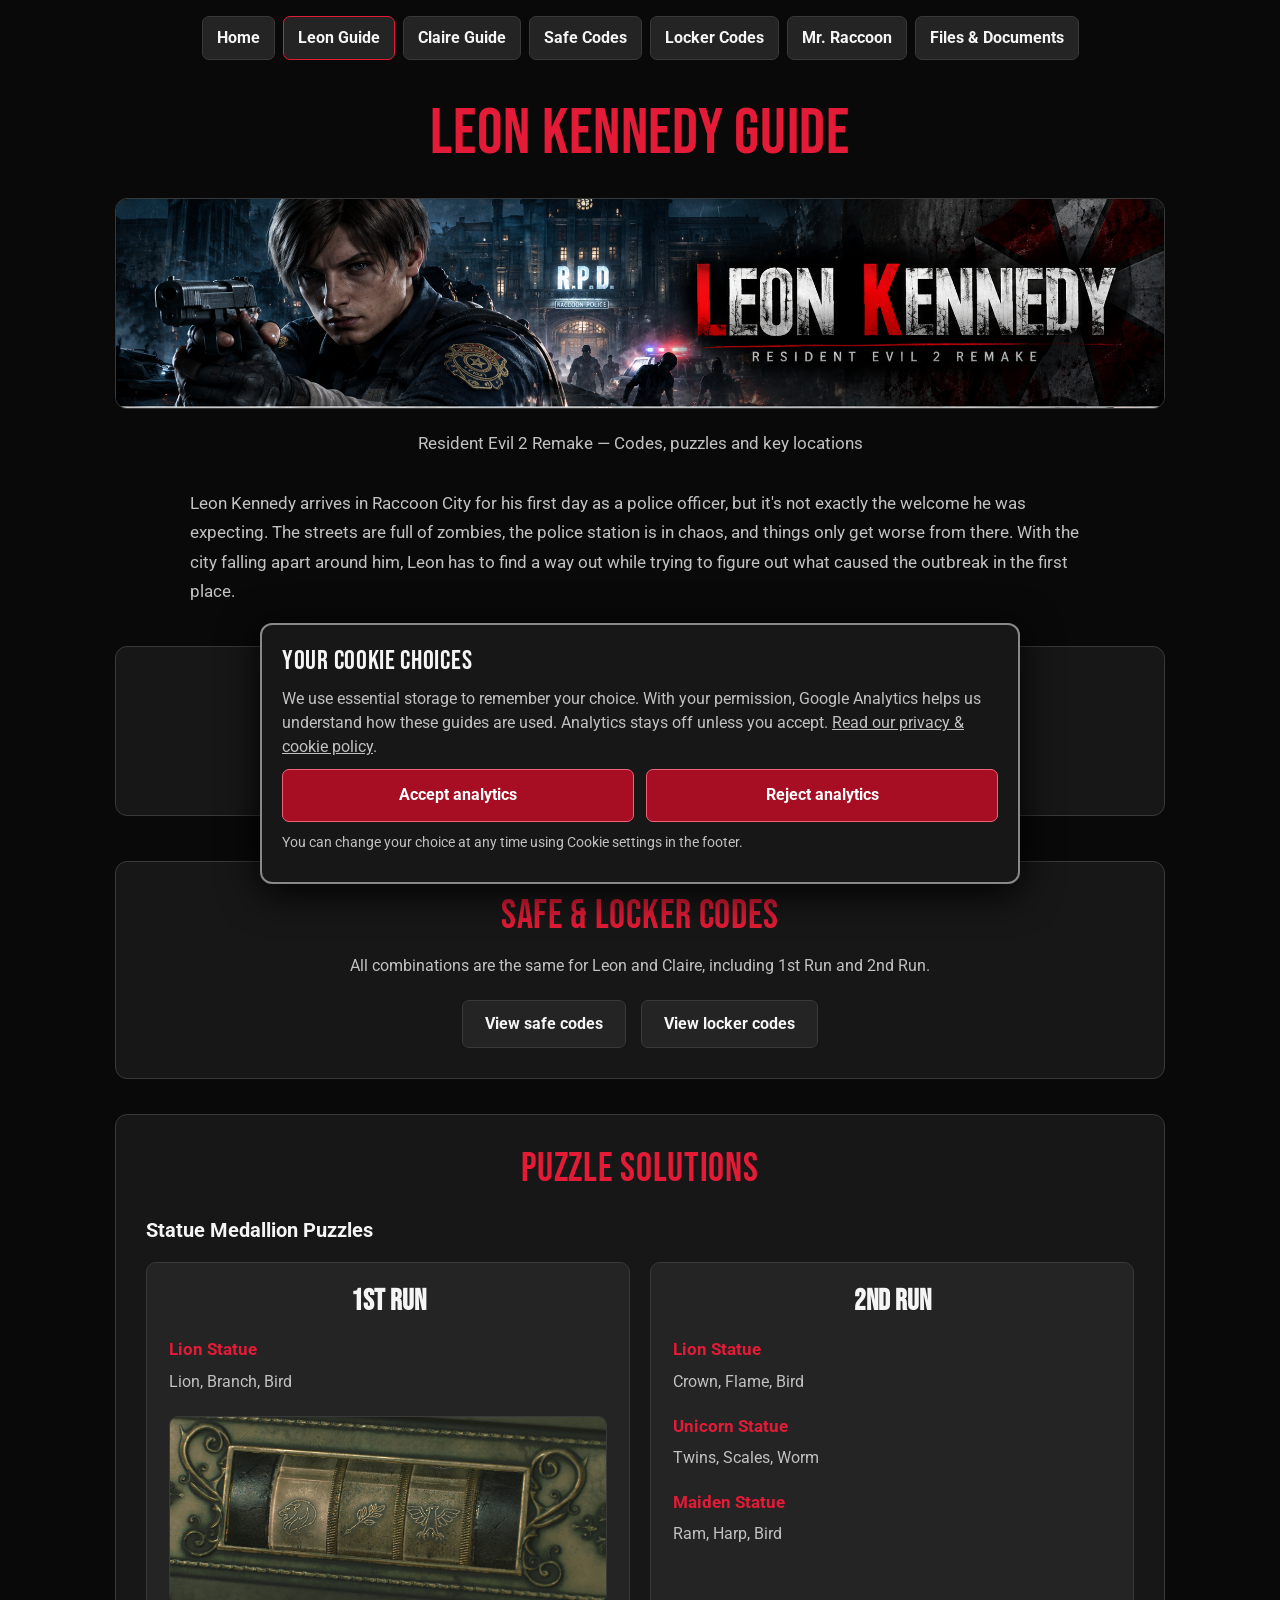
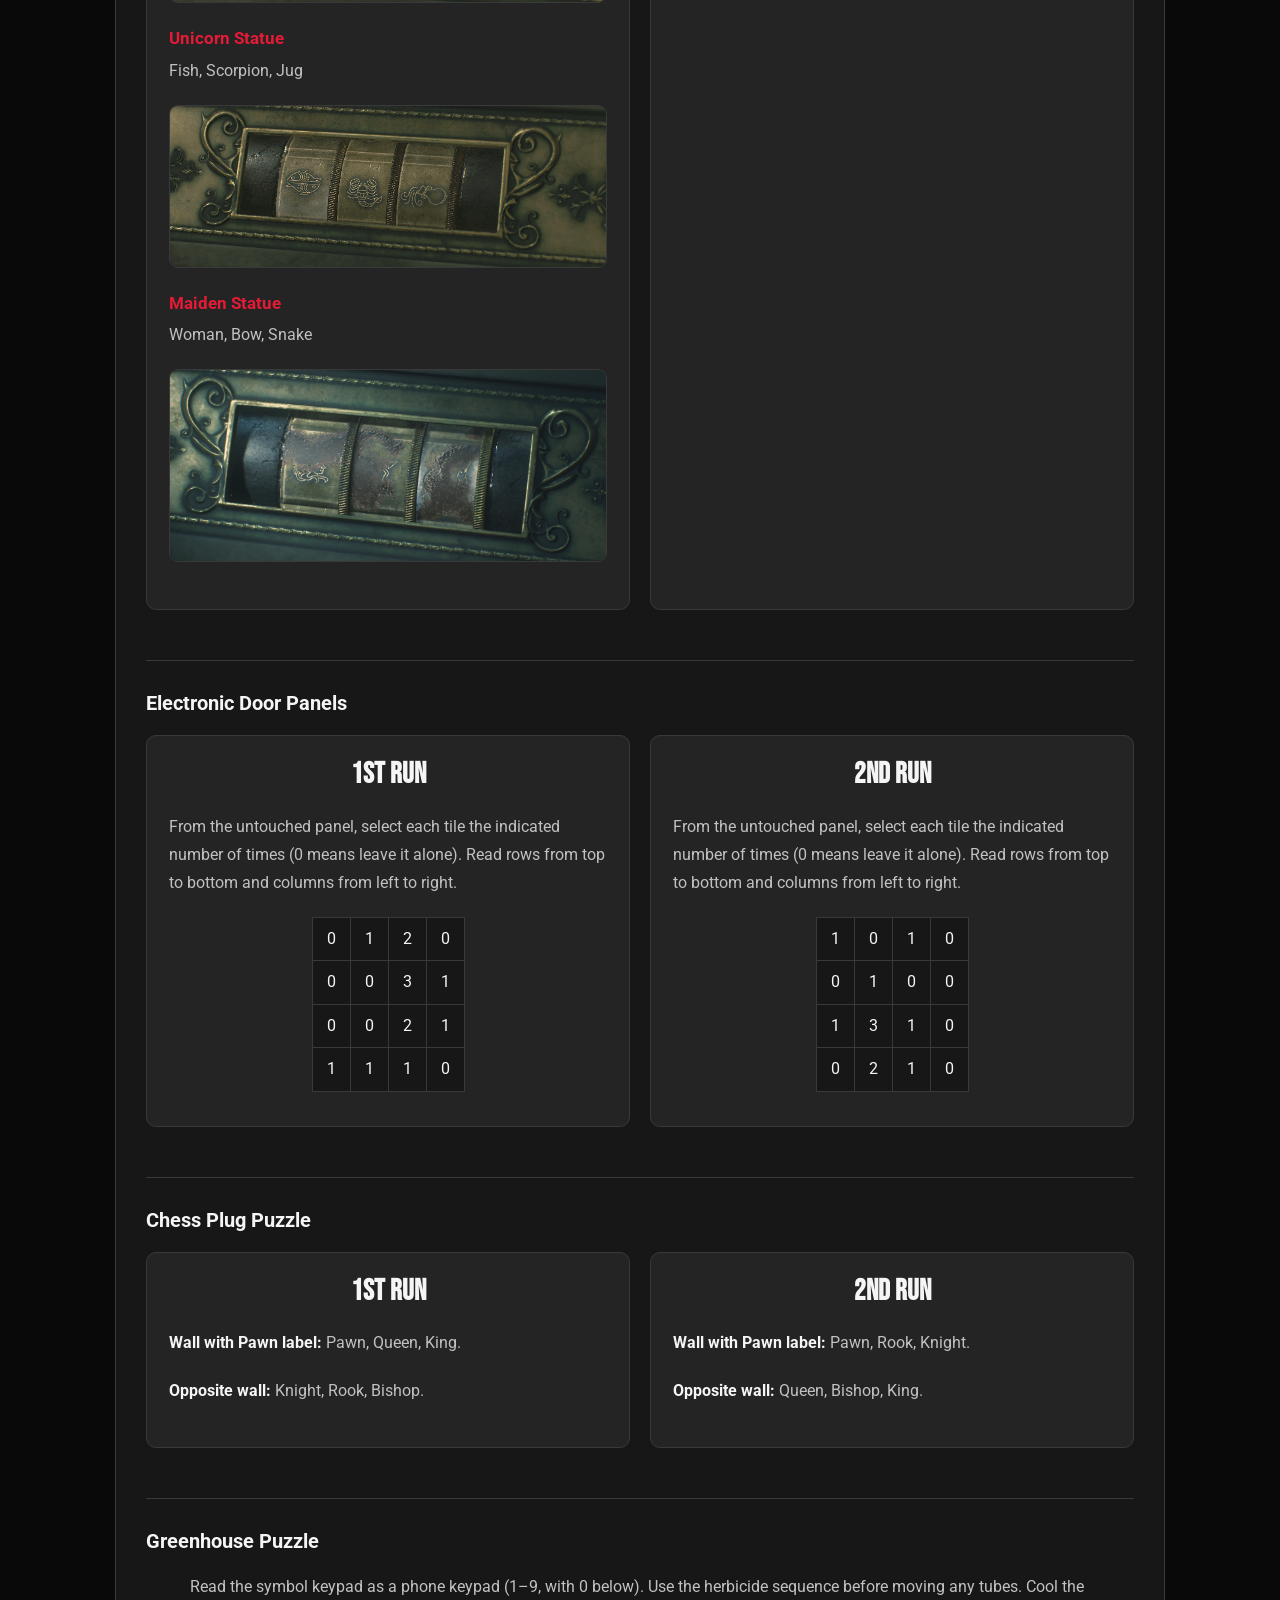
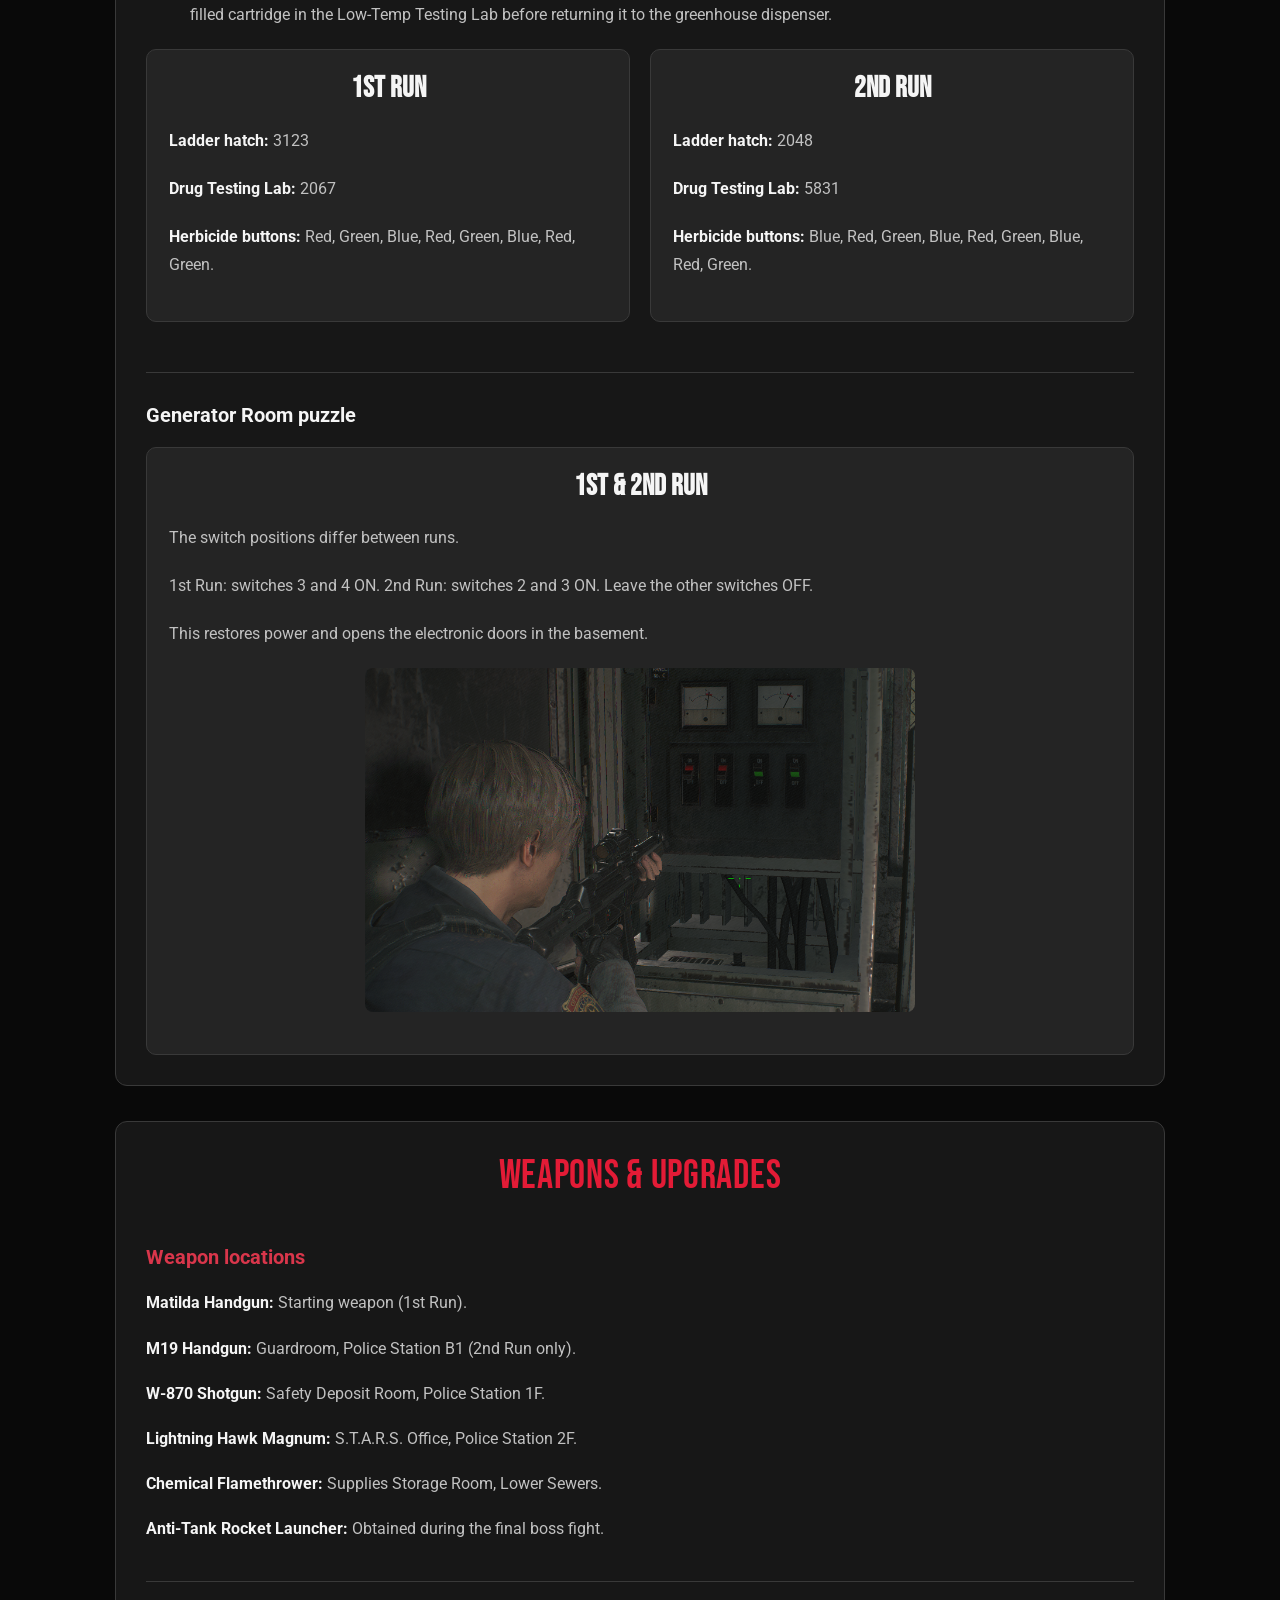
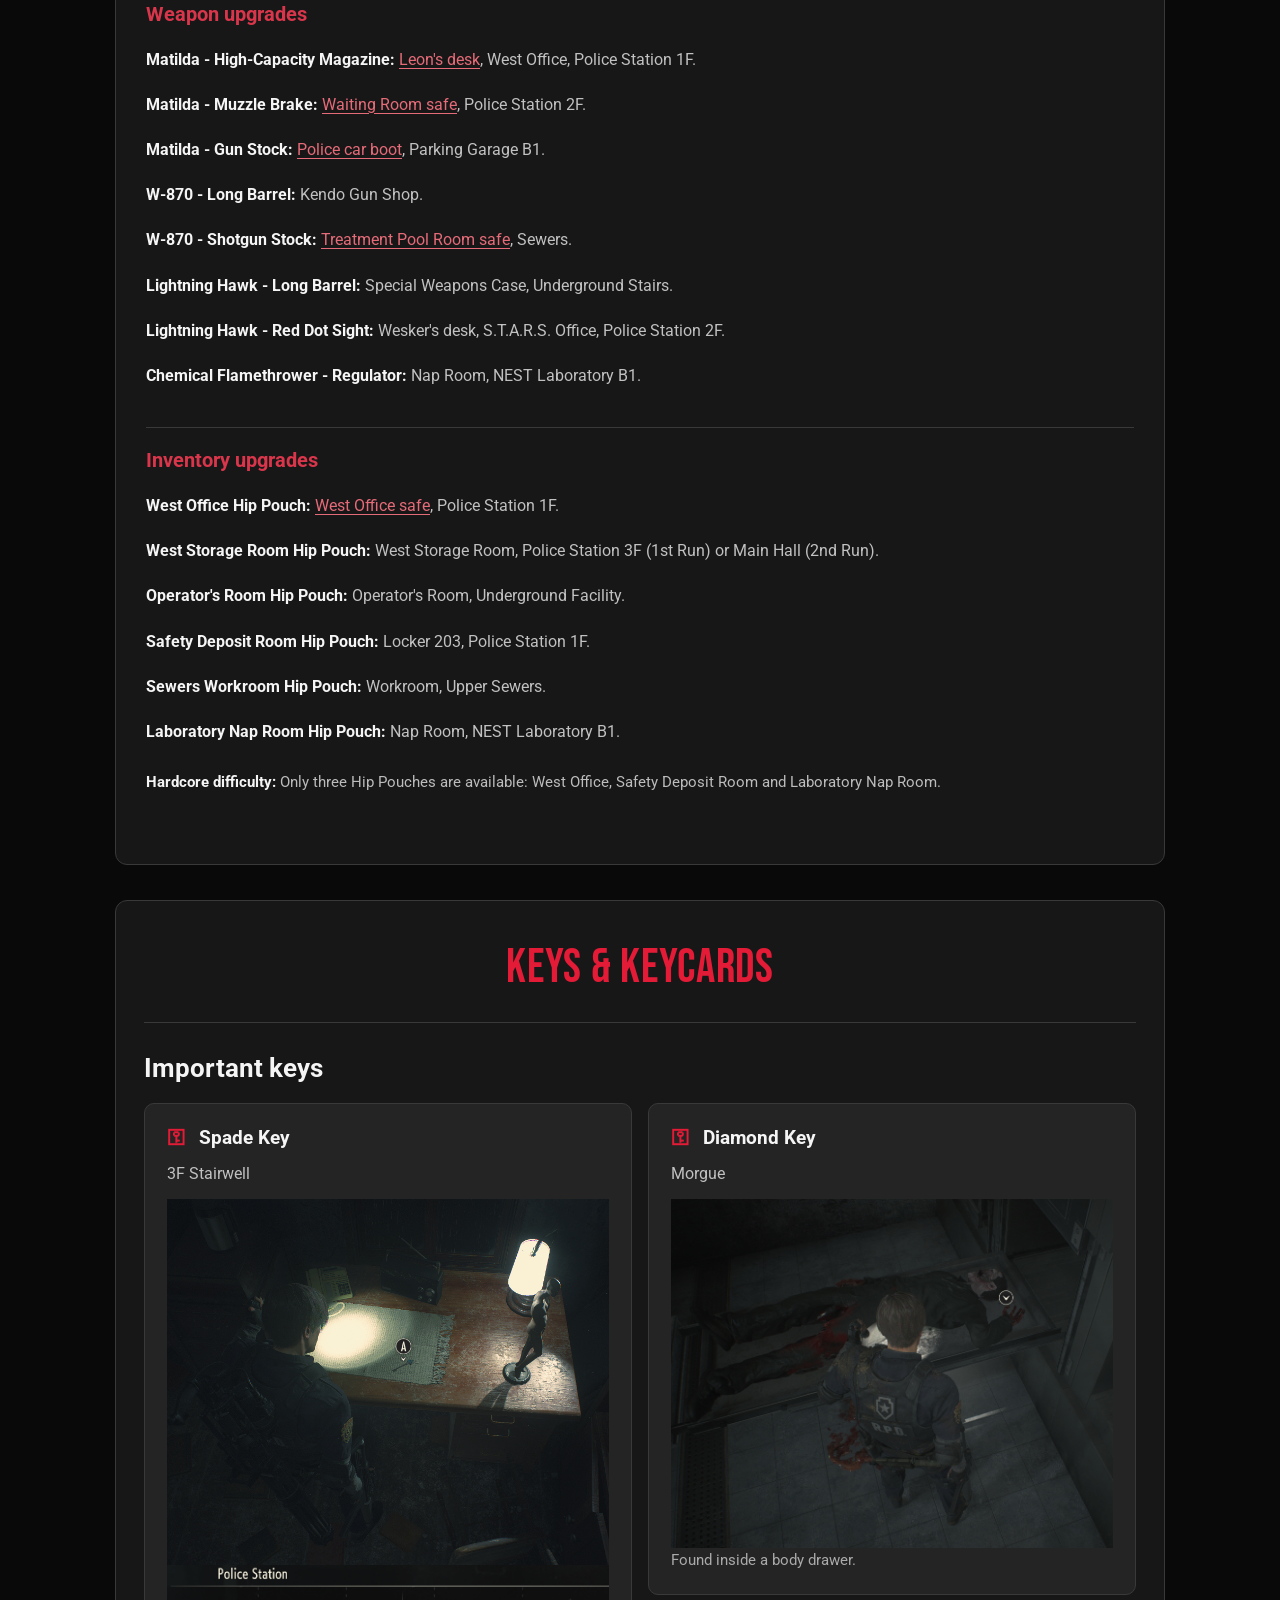
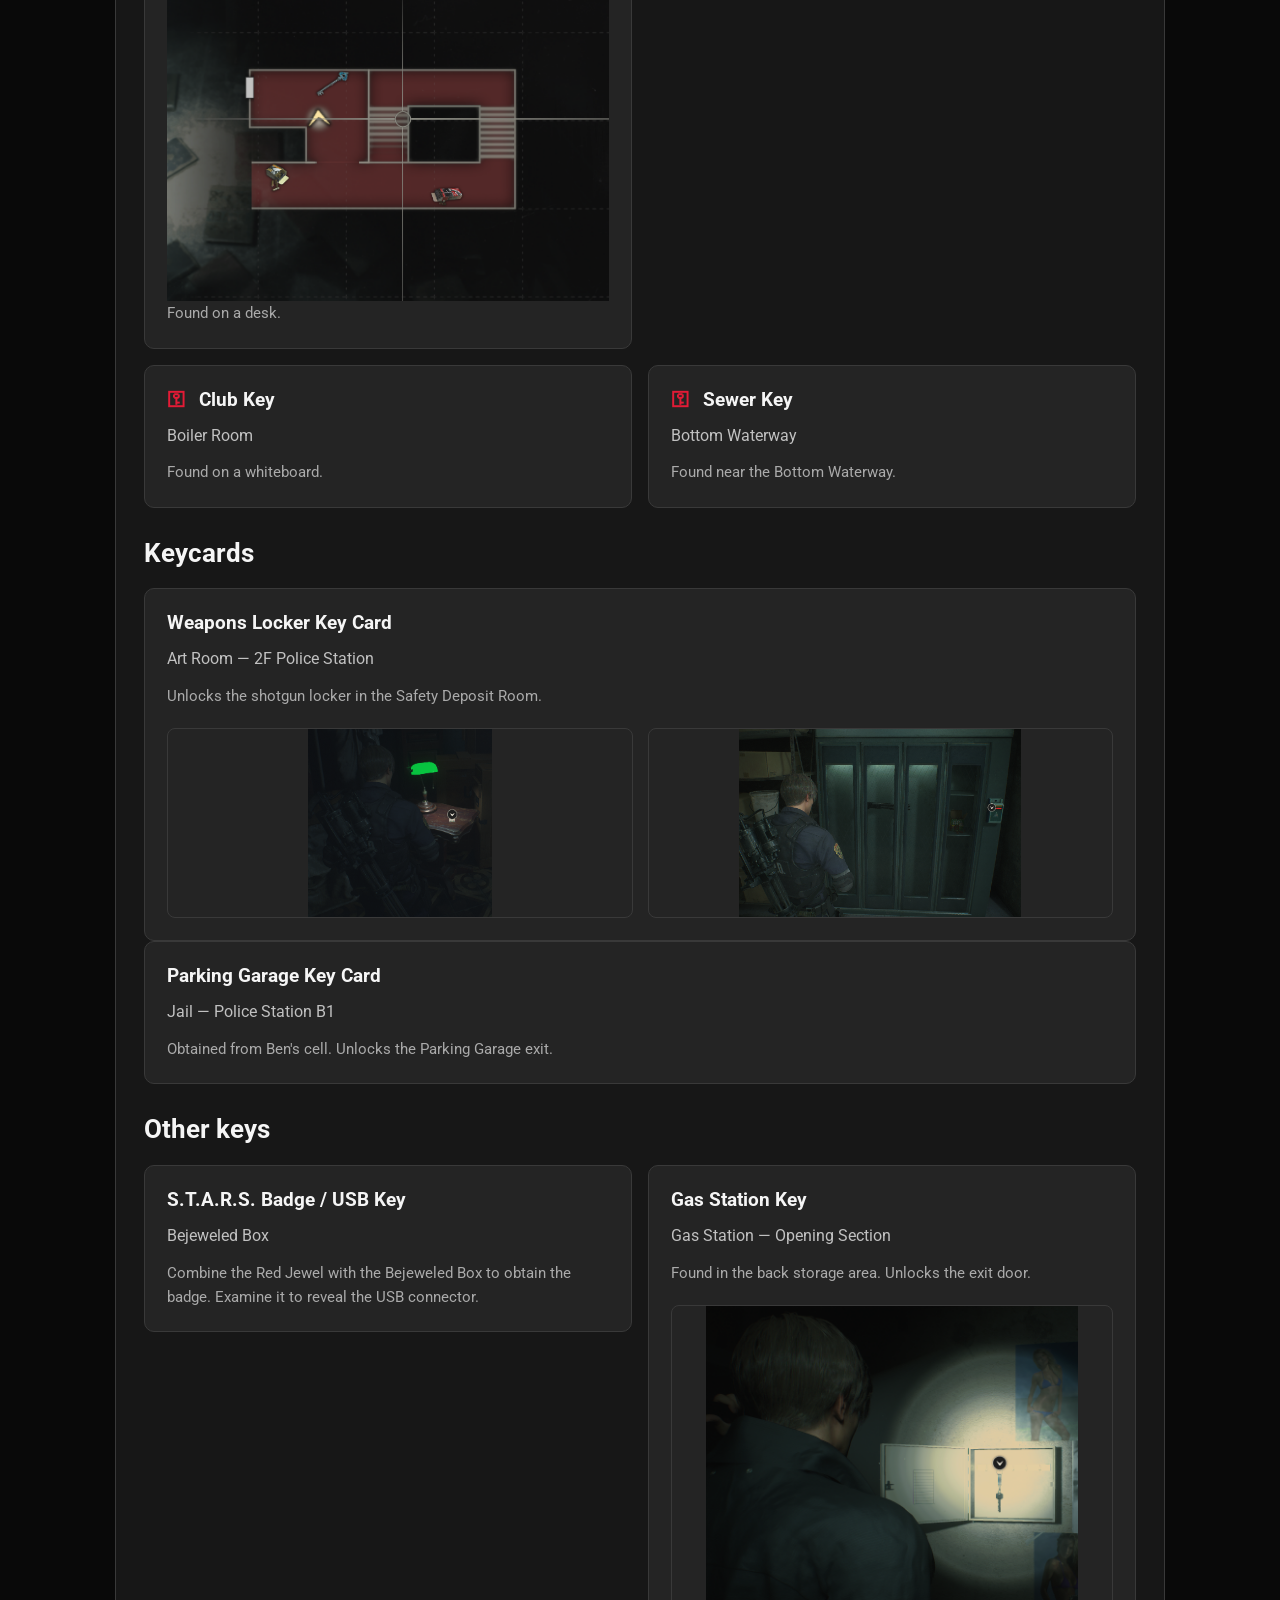
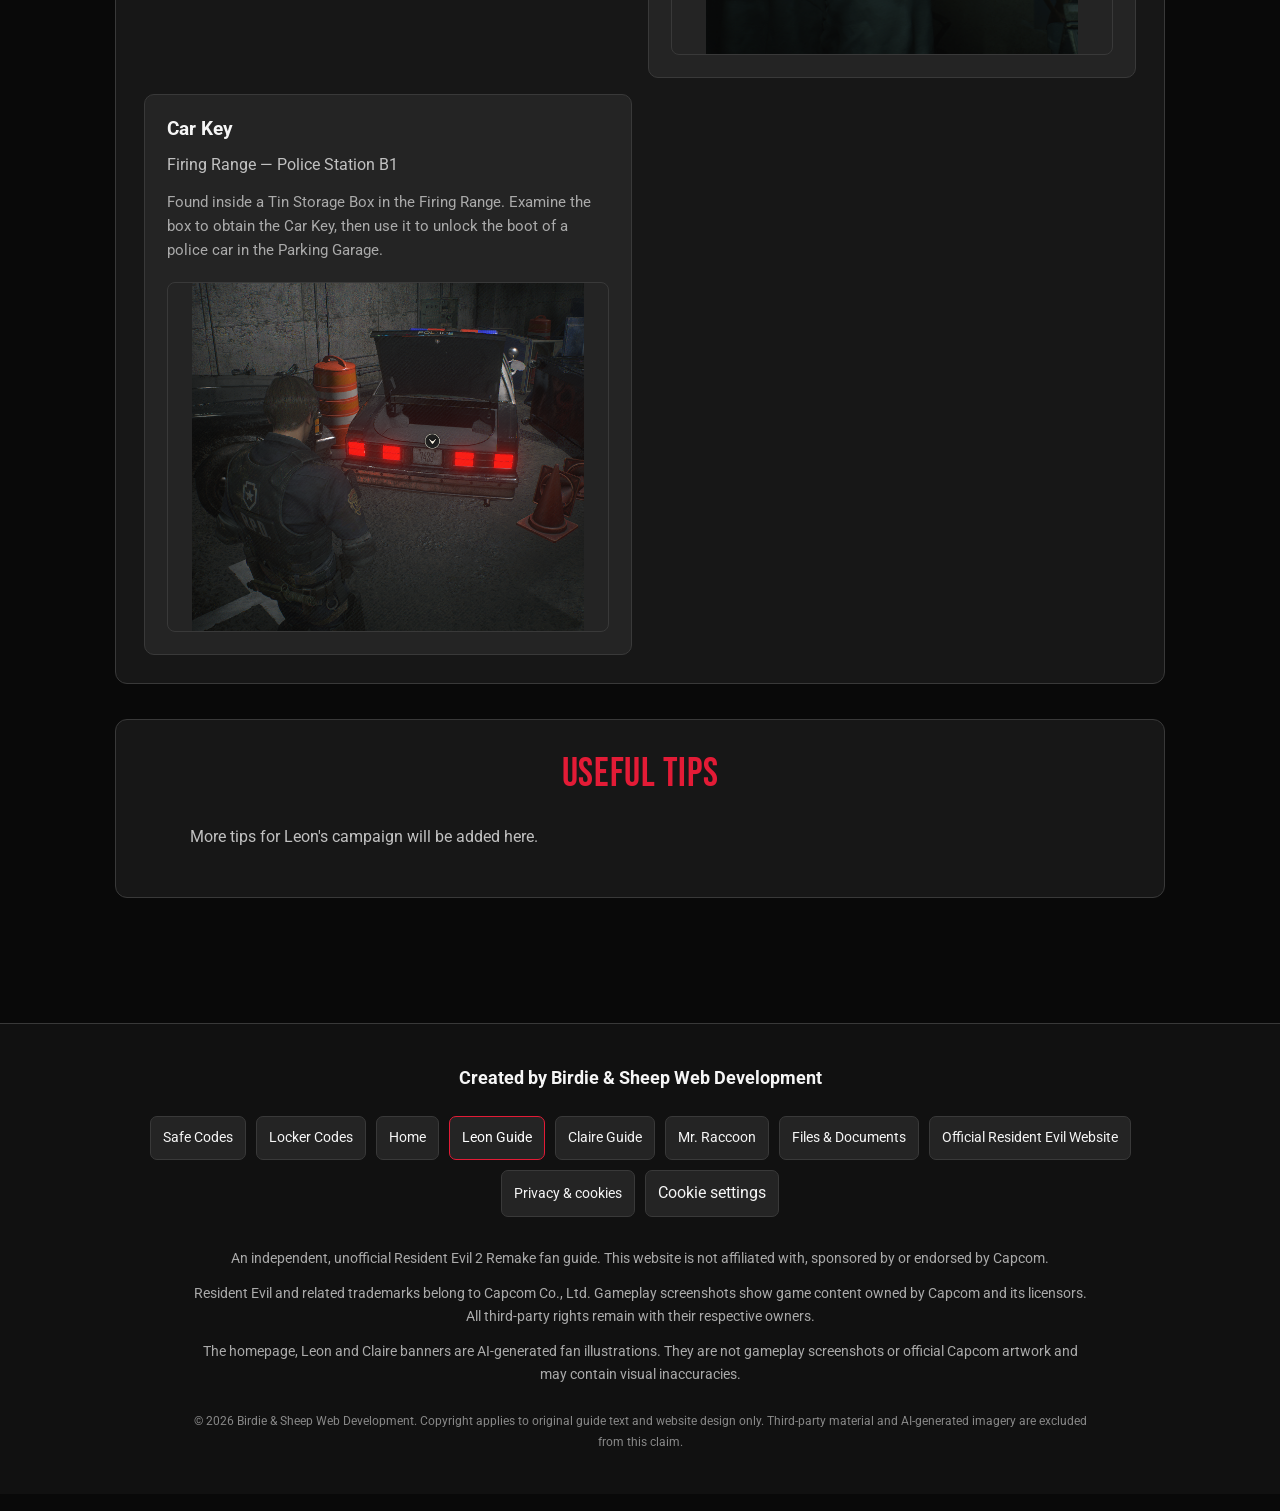
<file: leon.html>
<!doctype html>
<html lang="en">
  <head>
    <meta charset="UTF-8" />
    <meta name="viewport" content="width=device-width, initial-scale=1.0" />

    <title>Leon Kennedy Guide | Resident Evil 2 Remake Codes & Puzzles</title>

    <meta
      name="description"
      content="Leon Kennedy guide for Resident Evil 2 Remake. Find safe and locker codes, statue puzzles, key locations, weapons, upgrades and 1st and 2nd Run solutions."
    />

    <link
      rel="canonical"
      href="https://seanmellors.github.io/resident-evil-guides/leon.html"
    />

    <link rel="stylesheet" href="style.css" />

    <script src="consent.js" defer></script>
  </head>

  <body class="leon-page">
    <a class="skip-link" href="#main-content">Skip to content</a>
    <nav class="site-nav" aria-label="Main navigation">
      <a href="index.html">Home</a>
      <a href="leon.html" aria-current="page">Leon Guide</a>
      <a href="claire.html">Claire Guide</a>
      <a href="safe-codes.html">Safe Codes</a>
      <a href="locker-codes.html">Locker Codes</a>
      <a href="mr-raccoon.html">Mr. Raccoon</a>
      <a href="files.html">Files &amp; Documents</a>
    </nav>

    <main id="main-content" class="leon-guide">
      <!-- Page header -->
      <header class="leon-header">
        <h1>Leon Kennedy guide</h1>

        <img
          src="images/leon-banner.png"
          alt="AI-generated illustration of Leon Kennedy from Resident Evil 2 Remake"
          class="character-banner"
          fetchpriority="high"
        />

        <p class="guide-subtitle">
          Resident Evil 2 Remake — Codes, puzzles and key locations
        </p>
      </header>

      <!-- Introduction -->
      <section class="leon-intro" aria-label="Introduction">
        <p>
          Leon Kennedy arrives in Raccoon City for his first day as a police
          officer, but it's not exactly the welcome he was expecting. The
          streets are full of zombies, the police station is in chaos, and
          things only get worse from there. With the city falling apart around
          him, Leon has to find a way out while trying to figure out what caused
          the outbreak in the first place.
        </p>
      </section>

      <!-- Quick navigation -->
      <nav class="leon-nav" aria-label="Guide sections">
        <h2>Quick links</h2>

        <div class="leon-nav-links">
          <a href="#puzzles">Puzzle solutions</a>
          <a href="#weapons">Weapons &amp; upgrades</a>
          <a href="#items">Keys &amp; keycards</a>
          <a href="#tips">Useful tips</a>
          <a href="locker-codes.html#leons-desk">Leon's desk</a>
        </div>
      </nav>

      <!-- Shared codes -->
      <section class="guide-section shared-codes">
        <h2>Safe &amp; locker codes</h2>

        <p>
          All combinations are the same for Leon and Claire, including 1st Run
          and 2nd Run.
        </p>

        <div class="shared-codes-links">
          <a href="safe-codes.html">View safe codes </a>
          <a href="locker-codes.html">View locker codes </a>
        </div>
      </section>

      <!-- Puzzle solutions -->
      <section id="puzzles" class="guide-section">
        <h2>Puzzle solutions</h2>

        <!-- Statue medallions -->
        <div class="puzzle-entry">
          <h3>Statue Medallion Puzzles</h3>

          <div class="run-container">
            <!-- First run -->
            <div class="run-box">
              <h4>1st Run</h4>

              <h5>Lion Statue</h5>
              <p>Lion, Branch, Bird</p>

              <img
                class="statue-image"
                src="images/lion-statue-a.png"
                alt="Lion Statue first run combination"
                loading="lazy"
              />

              <h5>Unicorn Statue</h5>
              <p>Fish, Scorpion, Jug</p>

              <img
                class="statue-image"
                src="images/unicorn-statue-a.png"
                alt="Unicorn Statue first run combination"
                loading="lazy"
              />

              <h5>Maiden Statue</h5>
              <p>Woman, Bow, Snake</p>

              <img
                class="statue-image"
                src="images/maiden-statue-a.png"
                alt="Maiden Statue first run combination"
                loading="lazy"
              />
            </div>

            <!-- Second run -->
            <div class="run-box">
              <h4>2nd Run</h4>

              <h5>Lion Statue</h5>
              <p>Crown, Flame, Bird</p>

              <h5>Unicorn Statue</h5>
              <p>Twins, Scales, Worm</p>

              <h5>Maiden Statue</h5>
              <p>Ram, Harp, Bird</p>
            </div>
          </div>
        </div>

        <!-- Electronic door panels -->
        <div class="puzzle-entry">
          <h3>Electronic Door Panels</h3>

          <div class="run-container">
            <div class="run-box">
              <h4>1st Run</h4>
              <p>From the untouched panel, select each tile the indicated number of times (0 means leave it alone). Read rows from top to bottom and columns from left to right.</p><table class="circuit-grid" aria-label="Tile rotation counts"><tbody><tr><td>0</td><td>1</td><td>2</td><td>0</td></tr><tr><td>0</td><td>0</td><td>3</td><td>1</td></tr><tr><td>0</td><td>0</td><td>2</td><td>1</td></tr><tr><td>1</td><td>1</td><td>1</td><td>0</td></tr></tbody></table>
            </div>

            <div class="run-box">
              <h4>2nd Run</h4>
              <p>From the untouched panel, select each tile the indicated number of times (0 means leave it alone). Read rows from top to bottom and columns from left to right.</p><table class="circuit-grid" aria-label="Tile rotation counts"><tbody><tr><td>1</td><td>0</td><td>1</td><td>0</td></tr><tr><td>0</td><td>1</td><td>0</td><td>0</td></tr><tr><td>1</td><td>3</td><td>1</td><td>0</td></tr><tr><td>0</td><td>2</td><td>1</td><td>0</td></tr></tbody></table>
            </div>
          </div>
        </div>

        <!-- Chess plug puzzle -->
        <div class="puzzle-entry">
          <h3>Chess Plug Puzzle</h3>

          <div class="run-container">
            <div class="run-box">
              <h4>1st Run</h4>
              <p><strong>Wall with Pawn label:</strong> Pawn, Queen, King.</p><p><strong>Opposite wall:</strong> Knight, Rook, Bishop.</p>
            </div>

            <div class="run-box">
              <h4>2nd Run</h4>
              <p><strong>Wall with Pawn label:</strong> Pawn, Rook, Knight.</p><p><strong>Opposite wall:</strong> Queen, Bishop, King.</p>
            </div>
          </div>
        </div>

        <!-- Greenhouse puzzle -->
        <div class="puzzle-entry">
          <h3>Greenhouse Puzzle</h3><p>Read the symbol keypad as a phone keypad (1–9, with 0 below). Use the herbicide sequence before moving any tubes. Cool the filled cartridge in the Low-Temp Testing Lab before returning it to the greenhouse dispenser.</p>

          <div class="run-container">
            <div class="run-box">
              <h4>1st Run</h4>
              <p><strong>Ladder hatch:</strong> 3123</p><p><strong>Drug Testing Lab:</strong> 2067</p><p><strong>Herbicide buttons:</strong> Red, Green, Blue, Red, Green, Blue, Red, Green.</p>
            </div>

            <div class="run-box">
              <h4>2nd Run</h4>
              <p><strong>Ladder hatch:</strong> 2048</p><p><strong>Drug Testing Lab:</strong> 5831</p><p><strong>Herbicide buttons:</strong> Blue, Red, Green, Blue, Red, Green, Blue, Red, Green.</p>
            </div>
          </div>
        </div>

        <!-- Generator Room puzzle -->
        <div class="puzzle-entry">
          <h3>Generator Room puzzle</h3>

          <div class="run-box">
            <h4>1st &amp; 2nd Run</h4>

            <p>
              The switch positions differ between runs.
            </p>

            <p>1st Run: switches 3 and 4 ON. 2nd Run: switches 2 and 3 ON. Leave the other switches OFF.</p>
            <p>
              This restores power and opens the electronic doors in the
              basement.
            </p>
            <img
              src="images/leon-a-switch.png"
              alt="Generator Room puzzle, first run, switches 3 and 4 ON"
              loading="lazy"
            />
          </div>
        </div>
      </section>

      <!-- Weapons and upgrades -->
      <section id="weapons" class="guide-section">
        <h2>Weapons &amp; upgrades</h2>

        <div class="guide-entry weapons-list">
          <h3>Weapon locations</h3>

          <p><strong>Matilda Handgun:</strong> Starting weapon (1st Run).</p>

          <p>
            <strong>M19 Handgun:</strong> Guardroom, Police Station B1 (2nd Run
            only).
          </p>

          <p>
            <strong>W-870 Shotgun:</strong> Safety Deposit Room, Police Station
            1F.
          </p>

          <p>
            <strong>Lightning Hawk Magnum:</strong> S.T.A.R.S. Office, Police
            Station 2F.
          </p>

          <p>
            <strong>Chemical Flamethrower:</strong> Supplies Storage Room, Lower
            Sewers.
          </p>

          <p>
            <strong>Anti-Tank Rocket Launcher:</strong> Obtained during the
            final boss fight.
          </p>
        </div>

        <div class="guide-entry weapons-list">
          <h3>Weapon upgrades</h3>

          <p>
            <strong>Matilda - High-Capacity Magazine:</strong>
            <a href="locker-codes.html#leons-desk"> Leon's desk</a>, West
            Office, Police Station 1F.
          </p>

          <p>
            <strong>Matilda - Muzzle Brake:</strong>
            <a href="safe-codes.html#waiting-room">Waiting Room safe</a>, Police Station 2F.
          </p>

          <p>
            <strong>Matilda - Gun Stock:</strong>
            <a href="#car-key">Police car boot</a>, Parking Garage B1.
          </p>

          <p><strong>W-870 - Long Barrel:</strong> Kendo Gun Shop.</p>

          <p>
            <strong>W-870 - Shotgun Stock:</strong>
            <a href="safe-codes.html#treatment-pool">Treatment Pool Room safe</a>, Sewers.
          </p>

          <p>
            <strong>Lightning Hawk - Long Barrel:</strong> Special Weapons Case,
            Underground Stairs.
          </p>

          <p>
            <strong>Lightning Hawk - Red Dot Sight:</strong> Wesker's desk,
            S.T.A.R.S. Office, Police Station 2F.
          </p>

          <p>
            <strong>Chemical Flamethrower - Regulator:</strong> Nap Room, NEST
            Laboratory B1.
          </p>
        </div>

        <div class="guide-entry weapons-list">
          <h3>Inventory upgrades</h3>

          <p>
            <strong>West Office Hip Pouch:</strong>
            <a href="safe-codes.html#west-office">West Office safe</a>, Police Station 1F.
          </p>

          <p>
            <strong>West Storage Room Hip Pouch:</strong> West Storage Room,
            Police Station 3F (1st Run) or Main Hall (2nd Run).
          </p>

          <p>
            <strong>Operator's Room Hip Pouch:</strong> Operator's Room,
            Underground Facility.
          </p>

          <p>
            <strong>Safety Deposit Room Hip Pouch:</strong> Locker 203, Police
            Station 1F.
          </p>

          <p>
            <strong>Sewers Workroom Hip Pouch:</strong> Workroom, Upper Sewers.
          </p>

          <p>
            <strong>Laboratory Nap Room Hip Pouch:</strong> Nap Room, NEST
            Laboratory B1.
          </p>

          <p class="weapons-note">
            <strong>Hardcore difficulty:</strong> Only three Hip Pouches are
            available: West Office, Safety Deposit Room and Laboratory Nap Room.
          </p>
        </div>
      </section>

      <!-- Keys and keycards -->
      <section id="items" class="keys-guide">
        <header class="keys-header">
          <h2>Keys &amp; keycards</h2>
        </header>

        <!-- Important keys -->
        <section class="keys-section">
          <h3>Important keys</h3>

          <div class="keys-container">
            <div class="key-card">
              <h4>
                <span class="key-icon" aria-hidden="true">⚿</span> Spade Key
              </h4>
              <p>3F Stairwell</p>
              <img src="images/spade-key.png" alt="spade-key" />
              <img
                src="images/spade-key-location.png"
                alt="spade-key-location"
              />
              <p class="key-description">Found on a desk.</p>
            </div>

            <div class="key-card">
              <h4>
                <span class="key-icon" aria-hidden="true">⚿</span> Diamond Key
              </h4>
              <p>Morgue</p>
              <img src="images/diamond-key.png" alt="diamond-key" />
              <p class="key-description">Found inside a body drawer.</p>
            </div>

            <div class="key-card">
              <h4>
                <span class="key-icon" aria-hidden="true">⚿</span> Club Key
              </h4>
              <p>Boiler Room</p>
              <p class="key-description">Found on a whiteboard.</p>
            </div>

            <div class="key-card">
              <h4>
                <span class="key-icon" aria-hidden="true">⚿</span> Sewer Key
              </h4>
              <p>Bottom Waterway</p>
              <p class="key-description">Found near the Bottom Waterway.</p>
            </div>
          </div>
        </section>

        <!-- Keycards -->
        <section class="keycards-section">
          <h3>Keycards</h3>

          <div class="key-card">
            <h4>Weapons Locker Key Card</h4>
            <p>Art Room — 2F Police Station</p>

            <p class="key-description">
              Unlocks the shotgun locker in the Safety Deposit Room.
            </p>

            <div class="key-images">
              <img
                src="images/weapon-locker-card.png"
                alt="Weapons Locker Key Card"
                loading="lazy"
              />

              <img
                src="images/weapon-locker.png"
                alt="Weapons Locker in the Safety Deposit Room"
                loading="lazy"
              />
            </div>
          </div>

          <div class="key-card">
            <h4>Parking Garage Key Card</h4>
            <p>Jail — Police Station B1</p>

            <p class="key-description">
              Obtained from Ben's cell. Unlocks the Parking Garage exit.
            </p>
          </div>
        </section>

        <!-- Other keys -->
        <section class="other-keys-section">
          <h3>Other keys</h3>

          <div class="keys-container">
            <div class="key-card">
              <h4>S.T.A.R.S. Badge / USB Key</h4>
              <p>Bejeweled Box</p>

              <p class="key-description">
                Combine the Red Jewel with the Bejeweled Box to obtain the
                badge. Examine it to reveal the USB connector.
              </p>
            </div>

            <div class="key-card">
              <h4>Gas Station Key</h4>
              <p>Gas Station — Opening Section</p>

              <p class="key-description">
                Found in the back storage area. Unlocks the exit door.
              </p>

              <img
                src="images/gas-station-key.png"
                alt="Gas Station Key"
                class="key-image"
                loading="lazy"
              />
            </div>

            <div class="key-card" id="car-key">
              <h4>Car Key</h4>
              <p>Firing Range — Police Station B1</p>

              <p class="key-description">
                Found inside a Tin Storage Box in the Firing Range. Examine the
                box to obtain the Car Key, then use it to unlock the boot of a
                police car in the Parking Garage.
              </p>

              <img
                src="images/car-trunk.png"
                alt="Police car boot in the Parking Garage"
                class="key-image"
                loading="lazy"
              />
            </div>
          </div>
        </section>

        <!-- Portable safes -->
      </section>
      <!-- Useful tips -->
      <section id="tips" class="guide-section">
        <h2>Useful tips</h2>
        <p>More tips for Leon's campaign will be added here.</p>
      </section>
    </main>

    <!-- Website footer -->
    <footer class="page-footer">
      <p class="footer-brand">Created by Birdie &amp; Sheep Web Development</p>

      <nav class="footer-nav" aria-label="Footer navigation">
        <a href="safe-codes.html">Safe Codes</a
        ><a href="locker-codes.html">Locker Codes</a>
        <a href="index.html">Home</a>
        <a href="leon.html" aria-current="page">Leon Guide</a>
        <a href="claire.html">Claire Guide</a>
        <a href="mr-raccoon.html">Mr. Raccoon</a>
        <a href="files.html">Files &amp; Documents</a>
        <a href="https://www.residentevil.com/">
          Official Resident Evil Website
        </a>
        <a href="privacy.html">Privacy &amp; cookies</a>
        <button type="button" class="cookie-settings" data-cookie-settings>
          Cookie settings
        </button>
      </nav>

      <p>
        An independent, unofficial Resident Evil 2 Remake fan guide. This
        website is not affiliated with, sponsored by or endorsed by Capcom.
      </p>

      <p>
        Resident Evil and related trademarks belong to Capcom Co., Ltd. Gameplay
        screenshots show game content owned by Capcom and its licensors. All
        third-party rights remain with their respective owners.
      </p>

      <p>
        The homepage, Leon and Claire banners are AI-generated fan
        illustrations. They are not gameplay screenshots or official Capcom
        artwork and may contain visual inaccuracies.
      </p>

      <p class="footer-copyright">
        &copy; 2026 Birdie &amp; Sheep Web Development. Copyright applies to
        original guide text and website design only. Third-party material and
        AI-generated imagery are excluded from this claim.
      </p>
    </footer>
  </body>
</html>
</file>
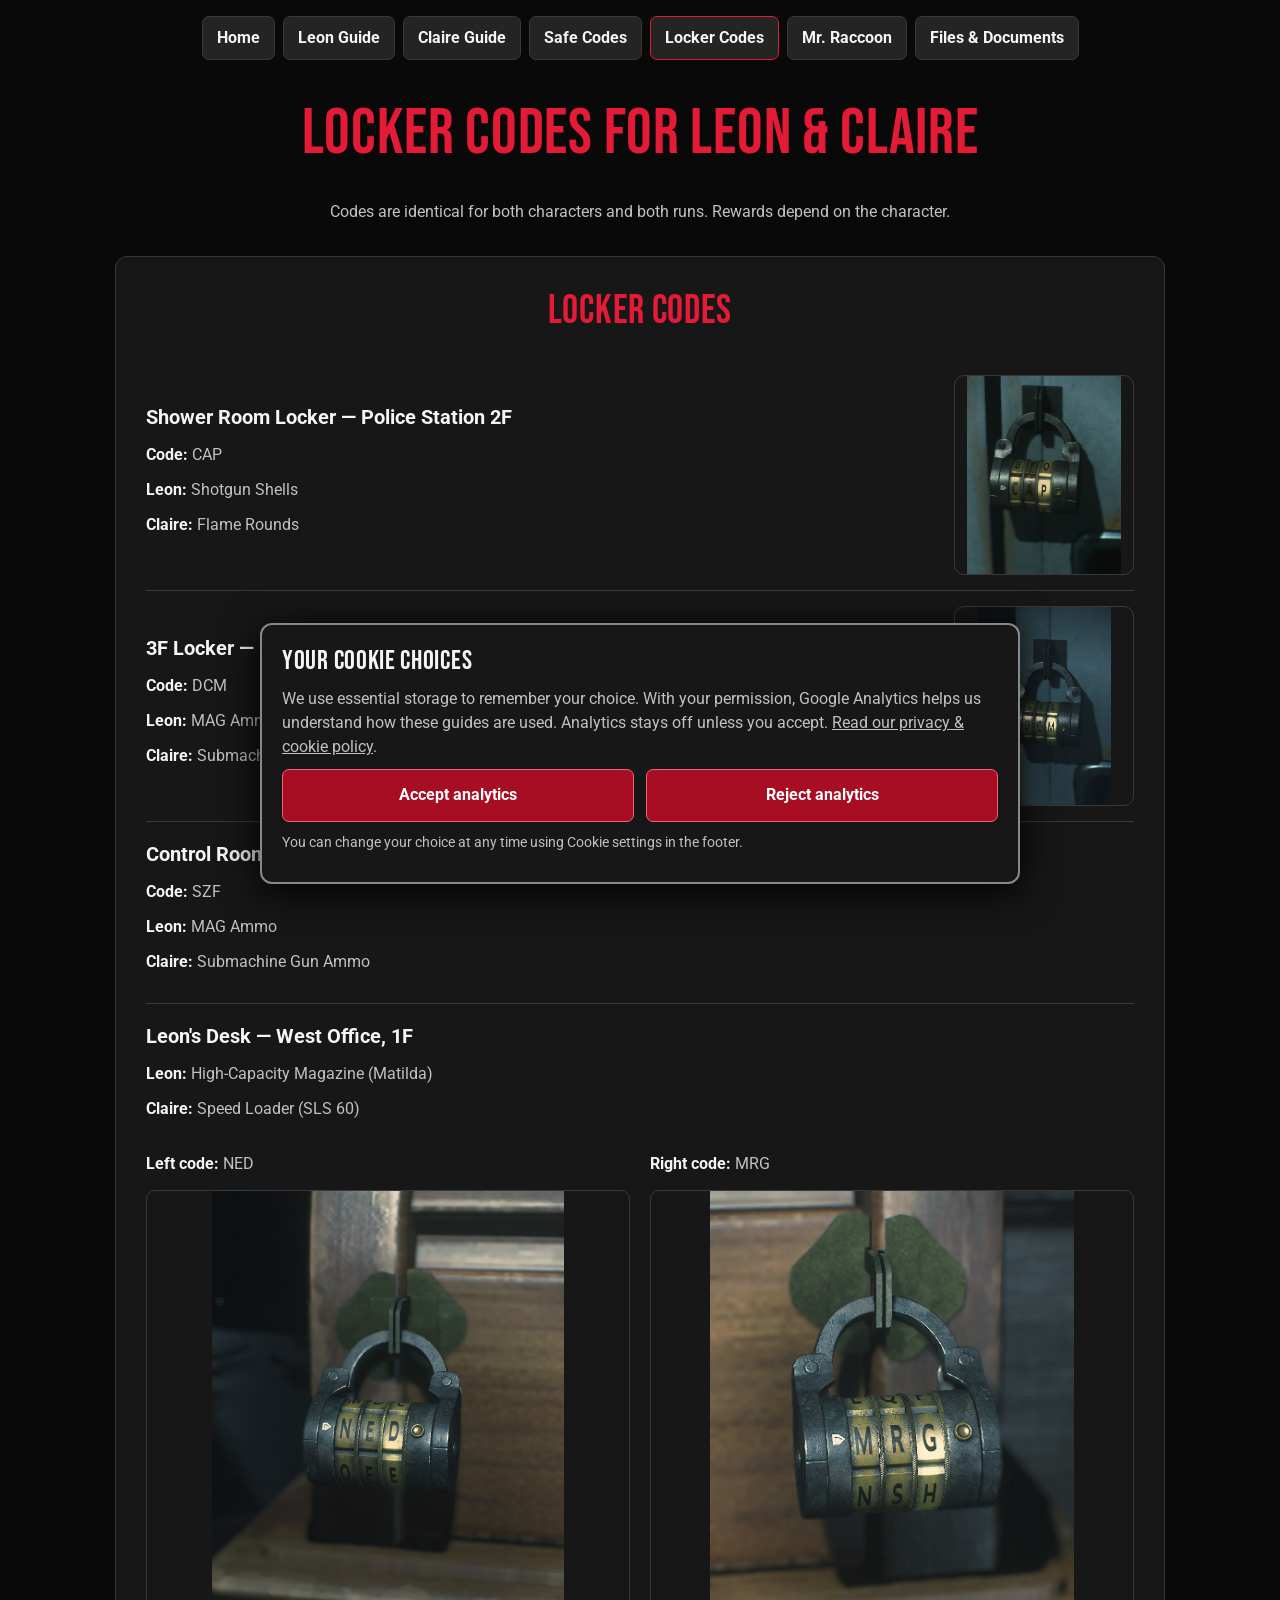
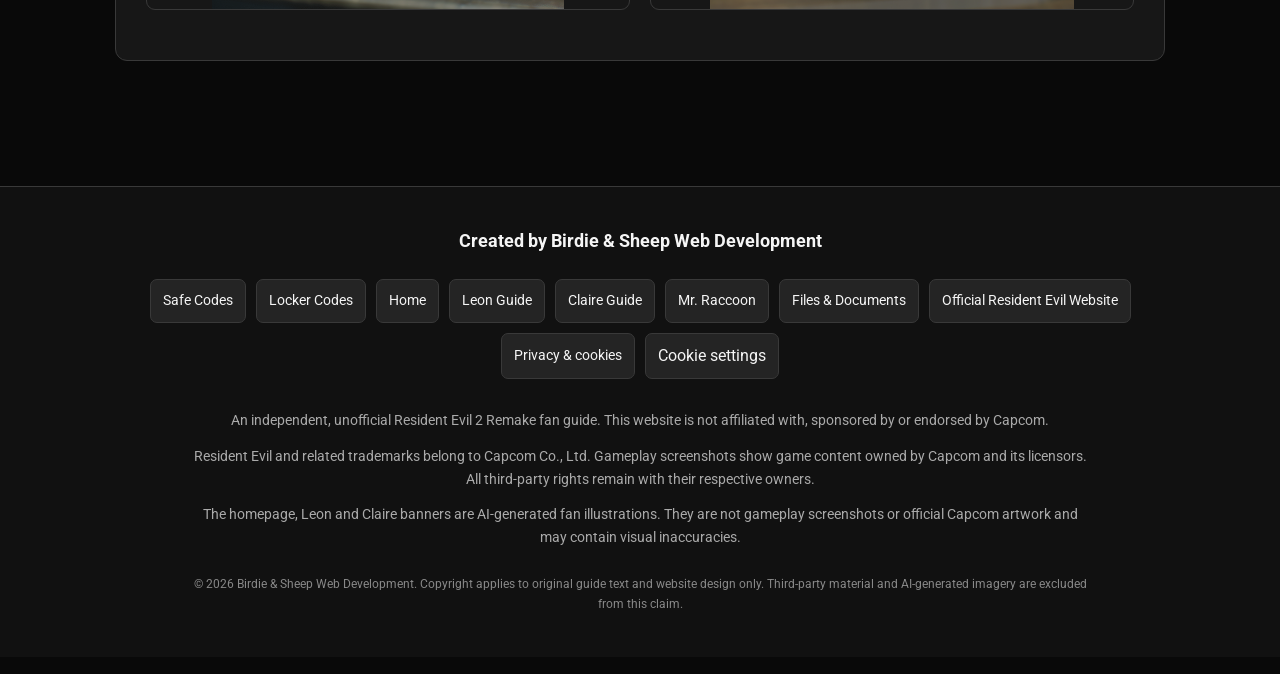
<file: locker-codes.html>
<!doctype html>
<html lang="en">
  <head>
    <meta charset="UTF-8" />
    <meta name="viewport" content="width=device-width, initial-scale=1" />
    <title>
      Locker codes for Leon &amp; Claire | Resident Evil 2 Remake Guide
    </title>
    <meta
      name="description"
      content="Shared locker combinations and Leon’s desk locks for both character guides."
    />
    <link rel="stylesheet" href="style.css" />
    <script src="consent.js" defer></script>
    <link
      rel="canonical"
      href="https://seanmellors.github.io/resident-evil-guides/locker-codes.html"
    />
  </head>
  <body class="leon-page">
    <a class="skip-link" href="#main-content">Skip to content</a>
    <nav class="site-nav" aria-label="Main navigation">
      <a href="index.html">Home</a>
      <a href="leon.html">Leon Guide</a>
      <a href="claire.html">Claire Guide</a>
      <a href="safe-codes.html">Safe Codes</a>
      <a href="locker-codes.html" aria-current="page">Locker Codes</a>
      <a href="mr-raccoon.html">Mr. Raccoon</a>
      <a href="files.html">Files &amp; Documents</a>
    </nav>
    <main id="main-content" class="leon-guide">
      <header class="leon-header">
        <h1>Locker codes for Leon &amp; Claire</h1>
        <p>
          Codes are identical for both characters and both runs. Rewards depend on the character.
        </p>
      </header>
      <section id="lockers" class="guide-section">
        <h2>Locker codes</h2>

        <div class="guide-entry locker-row">
          <div>
            <h3>Shower Room Locker — Police Station 2F</h3>
            <p><strong>Code:</strong> CAP</p>
            <p><strong>Leon:</strong> Shotgun Shells</p>
            <p><strong>Claire:</strong> Flame Rounds</p>
          </div>

          <img
            src="images/shower-room.png"
            alt="Shower Room locker in the police station"
            loading="lazy"
          />
        </div>

        <div class="guide-entry locker-row">
          <div>
            <h3>3F Locker — Police Station 3F</h3>
            <p><strong>Code:</strong> DCM</p>
            <p><strong>Leon:</strong> MAG Ammo</p>
            <p><strong>Claire:</strong> Submachine Gun Ammo</p>
          </div>

          <img
            src="images/3f-locker.png"
            alt="Third floor locker in the police station"
            loading="lazy"
          />
        </div>

        <div class="guide-entry">
          <h3>Control Room Locker — Sewers</h3>
          <p><strong>Code:</strong> SZF</p>
          <p><strong>Leon:</strong> MAG Ammo</p>
          <p><strong>Claire:</strong> Submachine Gun Ammo</p>
        </div>

        <!-- Leon's desk -->
        <div id="leons-desk" class="guide-entry">
          <h3>Leon's Desk — West Office, 1F</h3>
          <p><strong>Leon:</strong> High-Capacity Magazine (Matilda)</p>
          <p><strong>Claire:</strong> Speed Loader (SLS 60)</p>

          <div class="desk-container">
            <div class="desk-code">
              <p><strong>Left code:</strong> NED</p>

              <img
                src="images/leon-desk-left.png"
                alt="Leon's desk left lock combination"
                loading="lazy"
              />
            </div>

            <div class="desk-code">
              <p><strong>Right code:</strong> MRG</p>

              <img
                src="images/leon-desk-right.png"
                alt="Leon's desk right lock combination"
                loading="lazy"
              />
            </div>
          </div>
        </div>
      </section>
    </main>
    <footer class="page-footer">
      <p class="footer-brand">Created by Birdie &amp; Sheep Web Development</p>

      <nav class="footer-nav" aria-label="Footer navigation">
        <a href="safe-codes.html">Safe Codes</a
        ><a href="locker-codes.html">Locker Codes</a>
        <a href="index.html">Home</a>
        <a href="leon.html">Leon Guide</a>
        <a href="claire.html">Claire Guide</a>
        <a href="mr-raccoon.html">Mr. Raccoon</a>
        <a href="files.html">Files &amp; Documents</a>
        <a href="https://www.residentevil.com/">
          Official Resident Evil Website
        </a>
        <a href="privacy.html">Privacy &amp; cookies</a>
        <button type="button" class="cookie-settings" data-cookie-settings>
          Cookie settings
        </button>
      </nav>

      <p>
        An independent, unofficial Resident Evil 2 Remake fan guide. This
        website is not affiliated with, sponsored by or endorsed by Capcom.
      </p>

      <p>
        Resident Evil and related trademarks belong to Capcom Co., Ltd. Gameplay
        screenshots show game content owned by Capcom and its licensors. All
        third-party rights remain with their respective owners.
      </p>

      <p>
        The homepage, Leon and Claire banners are AI-generated fan
        illustrations. They are not gameplay screenshots or official Capcom
        artwork and may contain visual inaccuracies.
      </p>

      <p class="footer-copyright">
        &copy; 2026 Birdie &amp; Sheep Web Development. Copyright applies to
        original guide text and website design only. Third-party material and
        AI-generated imagery are excluded from this claim.
      </p>
    </footer>
  </body>
</html>
</file>
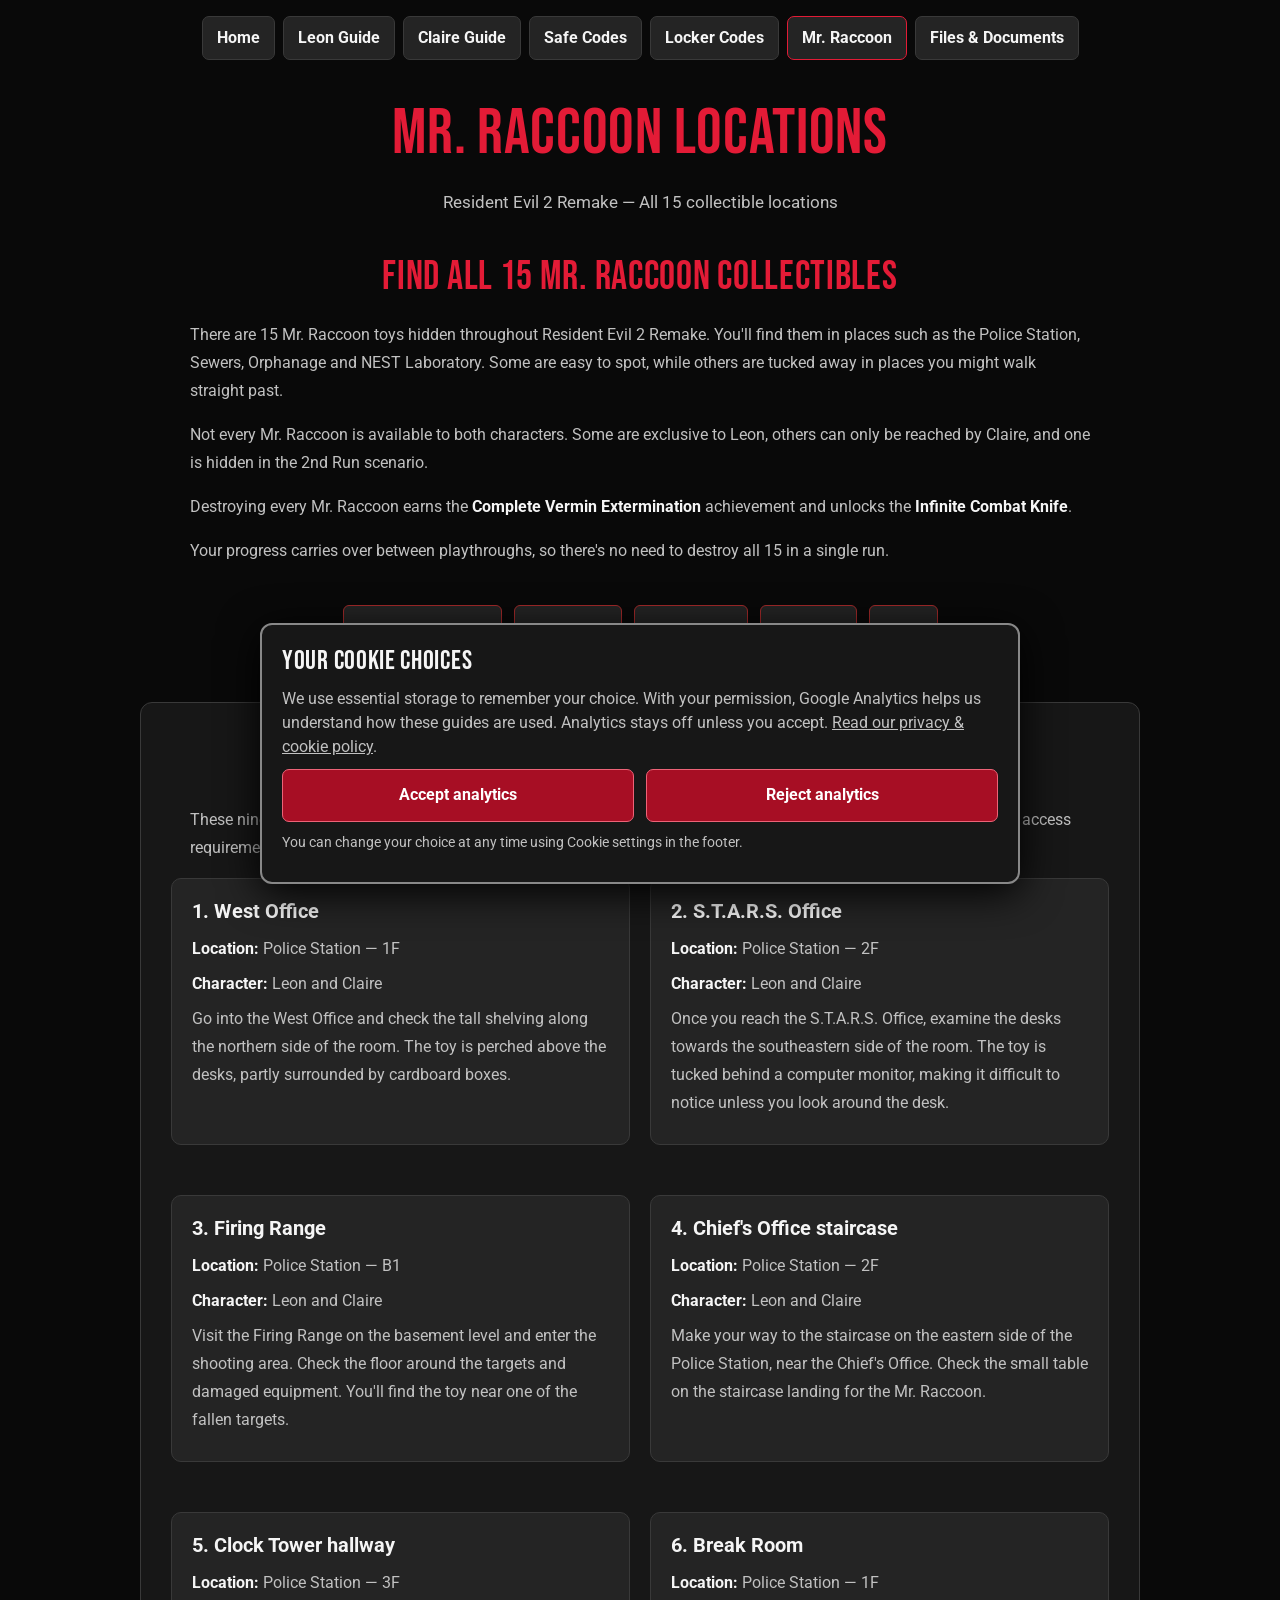
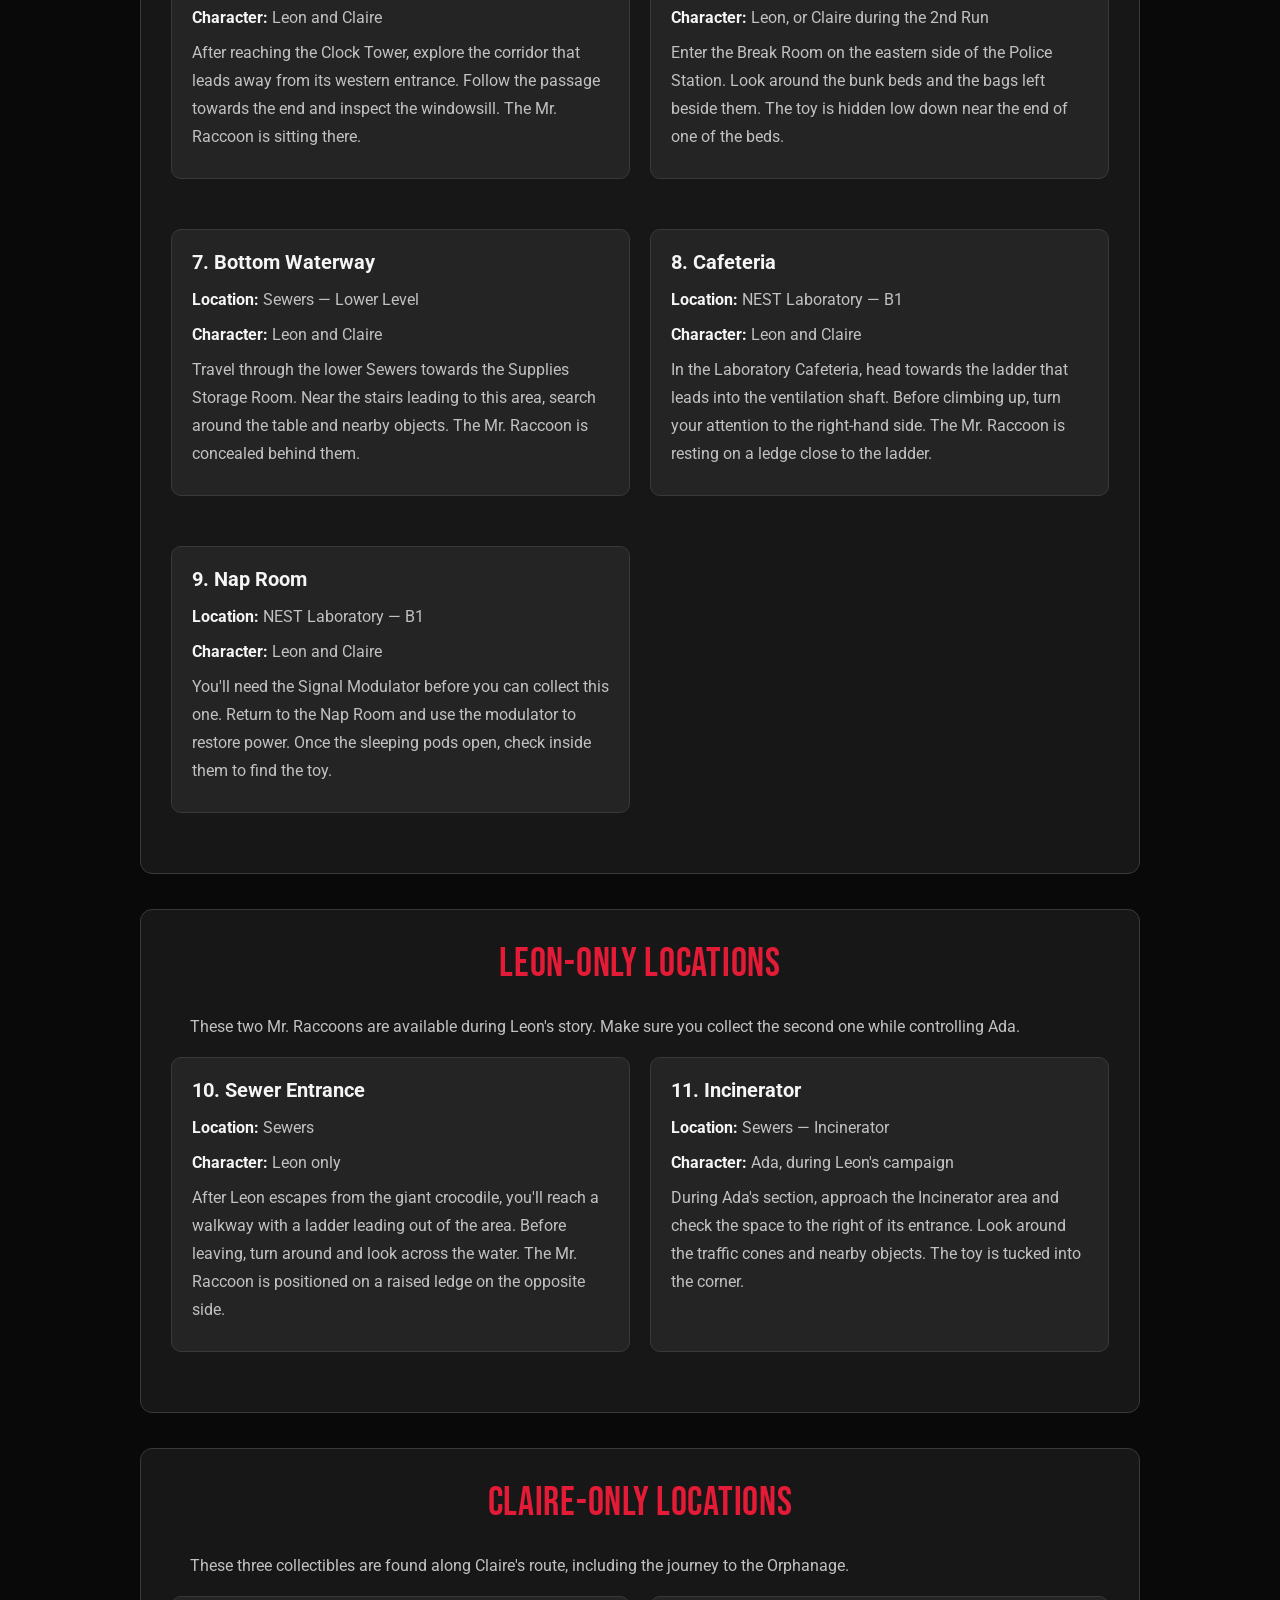
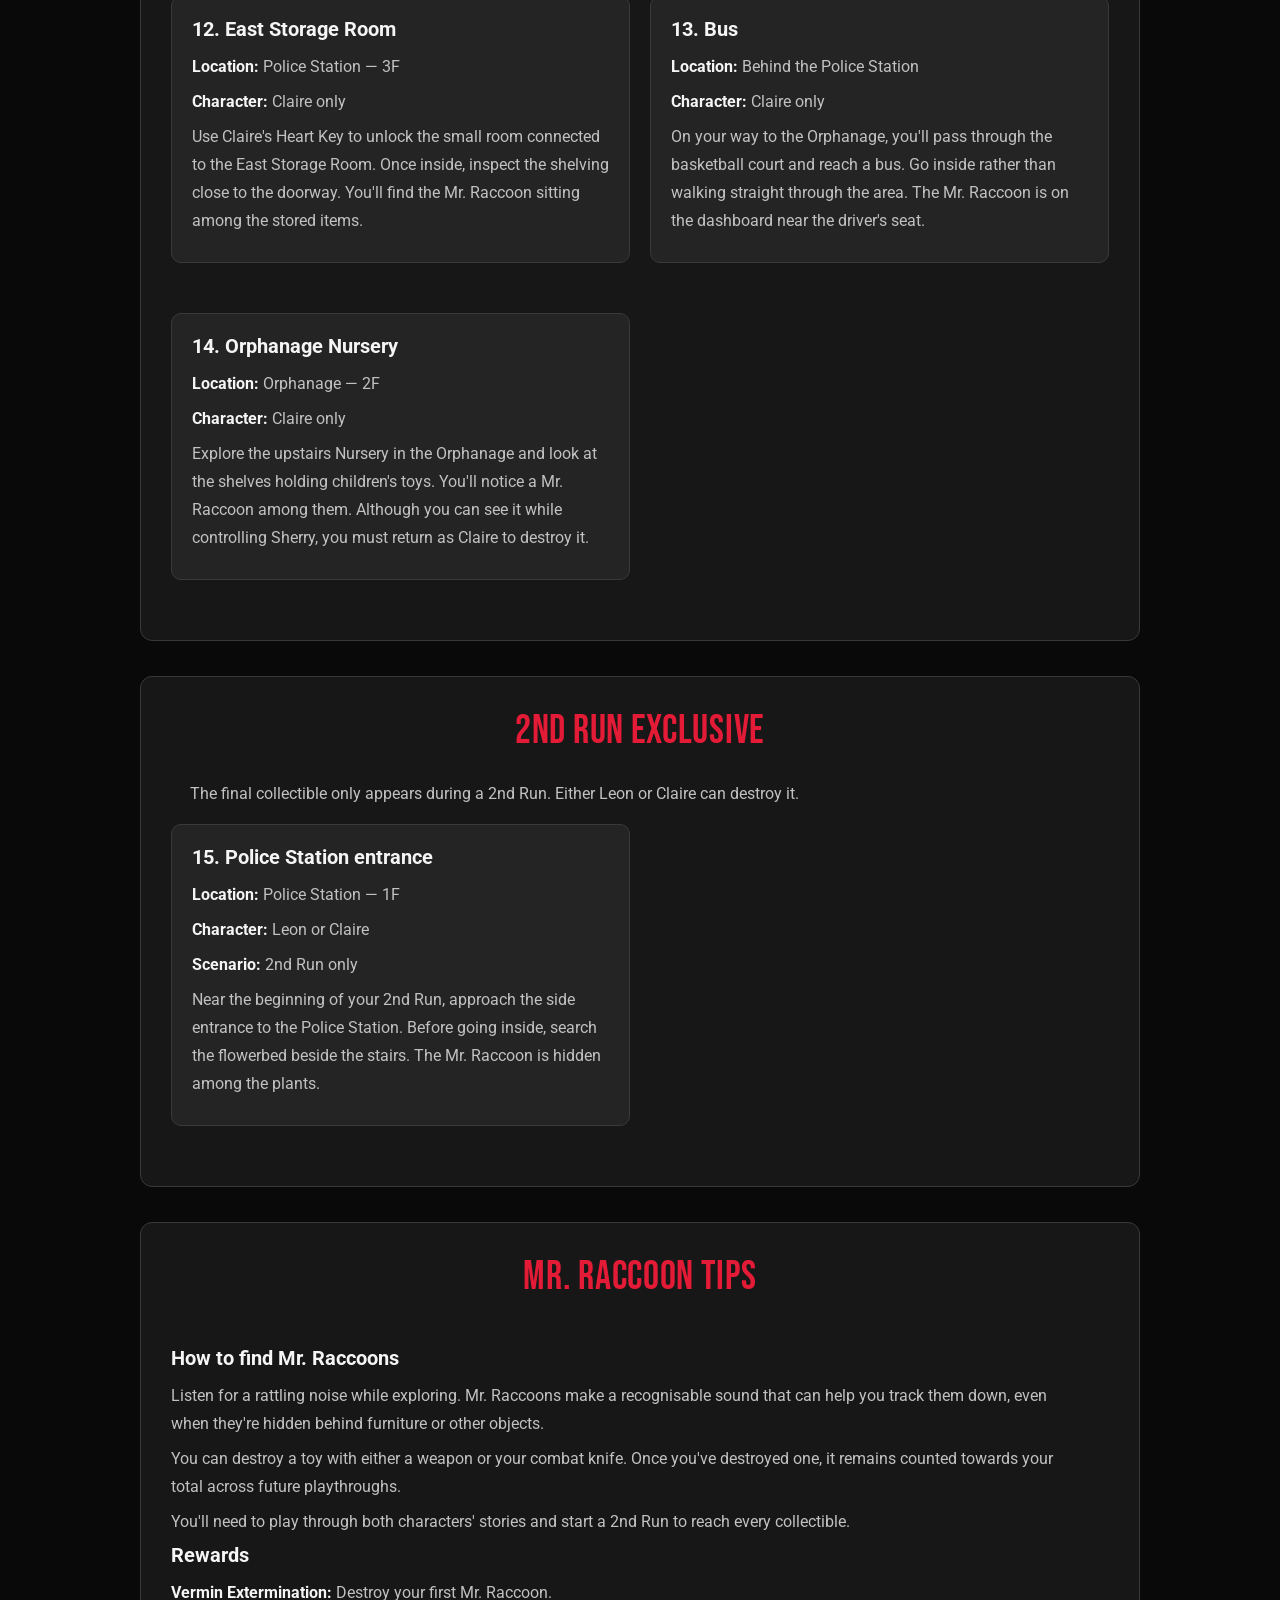
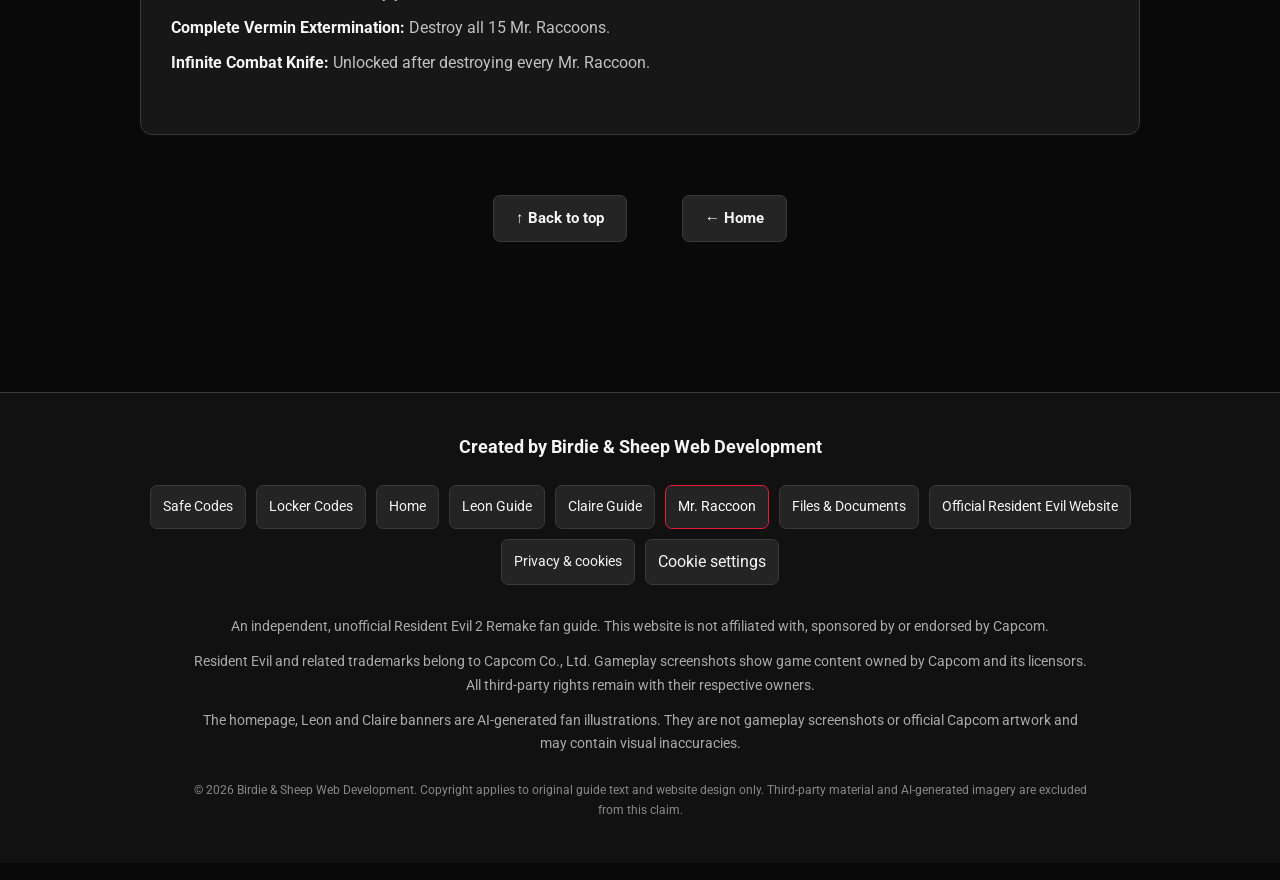
<file: mr-raccoon.html>
<!doctype html>
<html lang="en">
  <head>
    <meta charset="UTF-8" />
    <meta name="viewport" content="width=device-width, initial-scale=1.0" />

    <title>All 15 Mr. Raccoon Locations | Resident Evil 2 Remake</title>

    <meta
      name="description"
      content="Find all 15 Mr. Raccoon collectibles in Resident Evil 2 Remake, including Leon, Claire and 2nd Run locations, and unlock the Infinite Combat Knife."
    />

    <link
      rel="canonical"
      href="https://seanmellors.github.io/resident-evil-guides/mr-raccoon.html"
    />

    <link rel="stylesheet" href="style.css" />
    <script src="consent.js" defer></script>
  </head>

  <body class="raccoon-page" id="top"><a class="skip-link" href="#main-content">Skip to content</a><nav class="site-nav" aria-label="Main navigation"><a href="index.html">Home</a>
<a href="leon.html">Leon Guide</a>
<a href="claire.html">Claire Guide</a>
<a href="safe-codes.html">Safe Codes</a>
<a href="locker-codes.html">Locker Codes</a>
<a href="mr-raccoon.html" aria-current="page">Mr. Raccoon</a>
<a href="files.html">Files &amp; Documents</a></nav>
    

    <main id="main-content" class="raccoon-guide">
      <!-- Page heading -->
      <header class="raccoon-header">
        <h1>Mr. Raccoon locations</h1>
        <p class="guide-subtitle">
          Resident Evil 2 Remake — All 15 collectible locations
        </p>
      </header>

      <!-- Introduction -->
      <section class="raccoon-intro">
        <h2>Find all 15 Mr. Raccoon collectibles</h2>

        <p>
          There are 15 Mr. Raccoon toys hidden throughout Resident Evil 2
          Remake. You'll find them in places such as the Police Station, Sewers,
          Orphanage and NEST Laboratory. Some are easy to spot, while others are
          tucked away in places you might walk straight past.
        </p>

        <p>
          Not every Mr. Raccoon is available to both characters. Some are
          exclusive to Leon, others can only be reached by Claire, and one is
          hidden in the 2nd Run scenario.
        </p>

        <p>
          Destroying every Mr. Raccoon earns the
          <strong>Complete Vermin Extermination</strong> achievement and unlocks
          the <strong>Infinite Combat Knife</strong>.
        </p>

        <p>
          Your progress carries over between playthroughs, so there's no need to
          destroy all 15 in a single run.
        </p>
      </section>

      <!-- Section navigation -->
      <nav class="raccoon-nav" aria-label="Mr. Raccoon guide sections">
        <a href="#shared">Shared locations</a>
        <a href="#leon">Leon only</a>
        <a href="#claire">Claire only</a>
        <a href="#second-run">2nd Run</a>
        <a href="#tips">Tips</a>
      </nav>

      <!-- Shared locations -->
      <section id="shared" class="guide-section">
        <h2>Shared locations</h2>

        <p>
          These nine Mr. Raccoons are found in areas that can be visited across
          Leon and Claire's campaigns. Some routes and access requirements
          differ depending on your scenario.
        </p>

        <div class="raccoon-locations">
          <!-- Mr. Raccoon 1 -->
          <div class="guide-entry">
            <h3>1. West Office</h3>

            <p><strong>Location:</strong> Police Station — 1F</p>
            <p><strong>Character:</strong> Leon and Claire</p>

            <p>
              Go into the West Office and check the tall shelving along the
              northern side of the room. The toy is perched above the desks,
              partly surrounded by cardboard boxes.
            </p>
          </div>

          <!-- Mr. Raccoon 2 -->
          <div class="guide-entry">
            <h3>2. S.T.A.R.S. Office</h3>

            <p><strong>Location:</strong> Police Station — 2F</p>
            <p><strong>Character:</strong> Leon and Claire</p>

            <p>
              Once you reach the S.T.A.R.S. Office, examine the desks towards
              the southeastern side of the room. The toy is tucked behind a
              computer monitor, making it difficult to notice unless you look
              around the desk.
            </p>
          </div>

          <!-- Mr. Raccoon 3 -->
          <div class="guide-entry">
            <h3>3. Firing Range</h3>

            <p><strong>Location:</strong> Police Station — B1</p>
            <p><strong>Character:</strong> Leon and Claire</p>

            <p>
              Visit the Firing Range on the basement level and enter the
              shooting area. Check the floor around the targets and damaged
              equipment. You'll find the toy near one of the fallen targets.
            </p>
          </div>

          <!-- Mr. Raccoon 4 -->
          <div class="guide-entry">
            <h3>4. Chief's Office staircase</h3>

            <p><strong>Location:</strong> Police Station — 2F</p>
            <p><strong>Character:</strong> Leon and Claire</p>

            <p>
              Make your way to the staircase on the eastern side of the Police
              Station, near the Chief's Office. Check the small table on the
              staircase landing for the Mr. Raccoon.
            </p>
          </div>

          <!-- Mr. Raccoon 5 -->
          <div class="guide-entry">
            <h3>5. Clock Tower hallway</h3>

            <p><strong>Location:</strong> Police Station — 3F</p>
            <p><strong>Character:</strong> Leon and Claire</p>

            <p>
              After reaching the Clock Tower, explore the corridor that leads
              away from its western entrance. Follow the passage towards the end
              and inspect the windowsill. The Mr. Raccoon is sitting there.
            </p>
          </div>

          <!-- Mr. Raccoon 6 -->
          <div class="guide-entry">
            <h3>6. Break Room</h3>

            <p><strong>Location:</strong> Police Station — 1F</p>
            <p>
              <strong>Character:</strong> Leon, or Claire during the 2nd Run
            </p>

            <p>
              Enter the Break Room on the eastern side of the Police Station.
              Look around the bunk beds and the bags left beside them. The toy
              is hidden low down near the end of one of the beds.
            </p>
          </div>

          <!-- Mr. Raccoon 7 -->
          <div class="guide-entry">
            <h3>7. Bottom Waterway</h3>

            <p><strong>Location:</strong> Sewers — Lower Level</p>
            <p><strong>Character:</strong> Leon and Claire</p>

            <p>
              Travel through the lower Sewers towards the Supplies Storage Room.
              Near the stairs leading to this area, search around the table and
              nearby objects. The Mr. Raccoon is concealed behind them.
            </p>
          </div>

          <!-- Mr. Raccoon 8 -->
          <div class="guide-entry">
            <h3>8. Cafeteria</h3>

            <p><strong>Location:</strong> NEST Laboratory — B1</p>
            <p><strong>Character:</strong> Leon and Claire</p>

            <p>
              In the Laboratory Cafeteria, head towards the ladder that leads
              into the ventilation shaft. Before climbing up, turn your
              attention to the right-hand side. The Mr. Raccoon is resting on a
              ledge close to the ladder.
            </p>
          </div>

          <!-- Mr. Raccoon 9 -->
          <div class="guide-entry">
            <h3>9. Nap Room</h3>

            <p><strong>Location:</strong> NEST Laboratory — B1</p>
            <p><strong>Character:</strong> Leon and Claire</p>

            <p>
              You'll need the Signal Modulator before you can collect this one.
              Return to the Nap Room and use the modulator to restore power.
              Once the sleeping pods open, check inside them to find the toy.
            </p>
          </div>
        </div>
      </section>

      <!-- Leon exclusive -->
      <section id="leon" class="guide-section">
        <h2>Leon-only locations</h2>

        <p>
          These two Mr. Raccoons are available during Leon's story. Make sure
          you collect the second one while controlling Ada.
        </p>

        <div class="raccoon-locations">
          <!-- Mr. Raccoon 10 -->
          <div class="guide-entry">
            <h3>10. Sewer Entrance</h3>

            <p><strong>Location:</strong> Sewers</p>
            <p><strong>Character:</strong> Leon only</p>

            <p>
              After Leon escapes from the giant crocodile, you'll reach a
              walkway with a ladder leading out of the area. Before leaving,
              turn around and look across the water. The Mr. Raccoon is
              positioned on a raised ledge on the opposite side.
            </p>
          </div>

          <!-- Mr. Raccoon 11 -->
          <div class="guide-entry">
            <h3>11. Incinerator</h3>

            <p><strong>Location:</strong> Sewers — Incinerator</p>
            <p><strong>Character:</strong> Ada, during Leon's campaign</p>

            <p>
              During Ada's section, approach the Incinerator area and check the
              space to the right of its entrance. Look around the traffic cones
              and nearby objects. The toy is tucked into the corner.
            </p>
          </div>
        </div>
      </section>

      <!-- Claire exclusive -->
      <section id="claire" class="guide-section">
        <h2>Claire-only locations</h2>

        <p>
          These three collectibles are found along Claire's route, including the
          journey to the Orphanage.
        </p>

        <div class="raccoon-locations">
          <!-- Mr. Raccoon 12 -->
          <div class="guide-entry">
            <h3>12. East Storage Room</h3>

            <p><strong>Location:</strong> Police Station — 3F</p>
            <p><strong>Character:</strong> Claire only</p>

            <p>
              Use Claire's Heart Key to unlock the small room connected to the
              East Storage Room. Once inside, inspect the shelving close to the
              doorway. You'll find the Mr. Raccoon sitting among the stored
              items.
            </p>
          </div>

          <!-- Mr. Raccoon 13 -->
          <div class="guide-entry">
            <h3>13. Bus</h3>

            <p><strong>Location:</strong> Behind the Police Station</p>
            <p><strong>Character:</strong> Claire only</p>

            <p>
              On your way to the Orphanage, you'll pass through the basketball
              court and reach a bus. Go inside rather than walking straight
              through the area. The Mr. Raccoon is on the dashboard near the
              driver's seat.
            </p>
          </div>

          <!-- Mr. Raccoon 14 -->
          <div class="guide-entry">
            <h3>14. Orphanage Nursery</h3>

            <p><strong>Location:</strong> Orphanage — 2F</p>
            <p><strong>Character:</strong> Claire only</p>

            <p>
              Explore the upstairs Nursery in the Orphanage and look at the
              shelves holding children's toys. You'll notice a Mr. Raccoon among
              them. Although you can see it while controlling Sherry, you must
              return as Claire to destroy it.
            </p>
          </div>
        </div>
      </section>

      <!-- Second run exclusive -->
      <section id="second-run" class="guide-section">
        <h2>2nd Run exclusive</h2>

        <p>
          The final collectible only appears during a 2nd Run. Either Leon or
          Claire can destroy it.
        </p>

        <div class="raccoon-locations">
          <!-- Mr. Raccoon 15 -->
          <div class="guide-entry">
            <h3>15. Police Station entrance</h3>

            <p><strong>Location:</strong> Police Station — 1F</p>
            <p><strong>Character:</strong> Leon or Claire</p>
            <p><strong>Scenario:</strong> 2nd Run only</p>

            <p>
              Near the beginning of your 2nd Run, approach the side entrance to
              the Police Station. Before going inside, search the flowerbed
              beside the stairs. The Mr. Raccoon is hidden among the plants.
            </p>
          </div>
        </div>
      </section>

      <!-- Tips -->
      <section id="tips" class="guide-section">
        <h2>Mr. Raccoon tips</h2>

        <div class="guide-entry">
          <h3>How to find Mr. Raccoons</h3>

          <p>
            Listen for a rattling noise while exploring. Mr. Raccoons make a
            recognisable sound that can help you track them down, even when
            they're hidden behind furniture or other objects.
          </p>

          <p>
            You can destroy a toy with either a weapon or your combat knife.
            Once you've destroyed one, it remains counted towards your total
            across future playthroughs.
          </p>

          <p>
            You'll need to play through both characters' stories and start a 2nd
            Run to reach every collectible.
          </p>

          <h3>Rewards</h3>

          <p>
            <strong>Vermin Extermination:</strong>
            Destroy your first Mr. Raccoon.
          </p>

          <p>
            <strong>Complete Vermin Extermination:</strong>
            Destroy all 15 Mr. Raccoons.
          </p>

          <p>
            <strong>Infinite Combat Knife:</strong>
            Unlocked after destroying every Mr. Raccoon.
          </p>
        </div>
      </section>

      <!-- Bottom navigation -->
      <nav class="raccoon-bottom-nav" aria-label="Page navigation">
        <a href="#top" class="home-button">↑ Back to top</a>
        <a href="index.html" class="home-button">← Home</a>
      </nav>
    </main>

    <!-- Website footer -->
    <footer class="page-footer">
      <p class="footer-brand">Created by Birdie &amp; Sheep Web Development</p>

      <nav class="footer-nav" aria-label="Footer navigation">
<a href="safe-codes.html">Safe Codes</a><a href="locker-codes.html">Locker Codes</a>
        <a href="index.html">Home</a>
        <a href="leon.html">Leon Guide</a>
        <a href="claire.html">Claire Guide</a>
        <a href="mr-raccoon.html" aria-current="page"> Mr. Raccoon </a>
        <a href="files.html">Files &amp; Documents</a>
        <a href="https://www.residentevil.com/">
          Official Resident Evil Website
        </a>
        <a href="privacy.html">Privacy &amp; cookies</a>
        <button type="button" class="cookie-settings" data-cookie-settings>
          Cookie settings
        </button>
      </nav>

      <p>
        An independent, unofficial Resident Evil 2 Remake fan guide. This
        website is not affiliated with, sponsored by or endorsed by Capcom.
      </p>

      <p>
        Resident Evil and related trademarks belong to Capcom Co., Ltd. Gameplay
        screenshots show game content owned by Capcom and its licensors. All
        third-party rights remain with their respective owners.
      </p>

      <p>
        The homepage, Leon and Claire banners are AI-generated fan
        illustrations. They are not gameplay screenshots or official Capcom
        artwork and may contain visual inaccuracies.
      </p>

      <p class="footer-copyright">
        &copy; 2026 Birdie &amp; Sheep Web Development. Copyright applies to
        original guide text and website design only. Third-party material and
        AI-generated imagery are excluded from this claim.
      </p>
    </footer>
  </body>
</html>
</file>
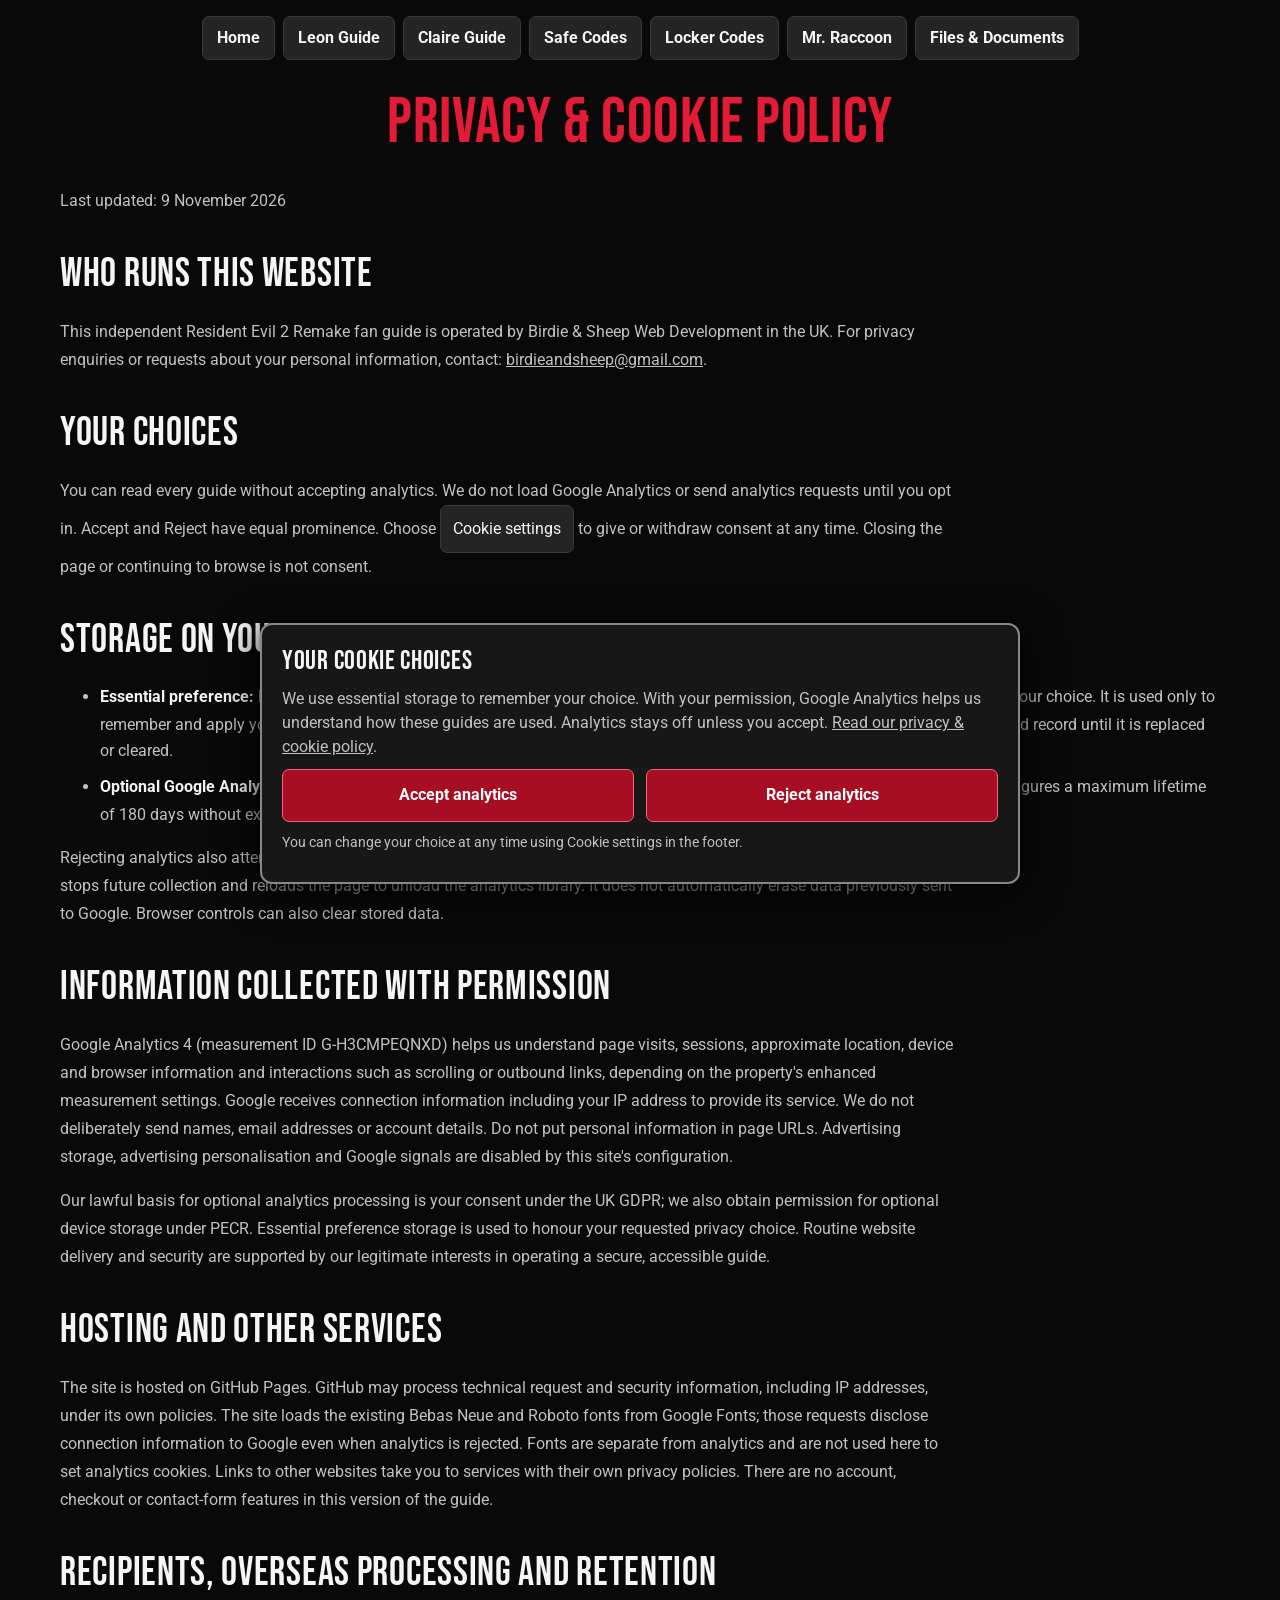
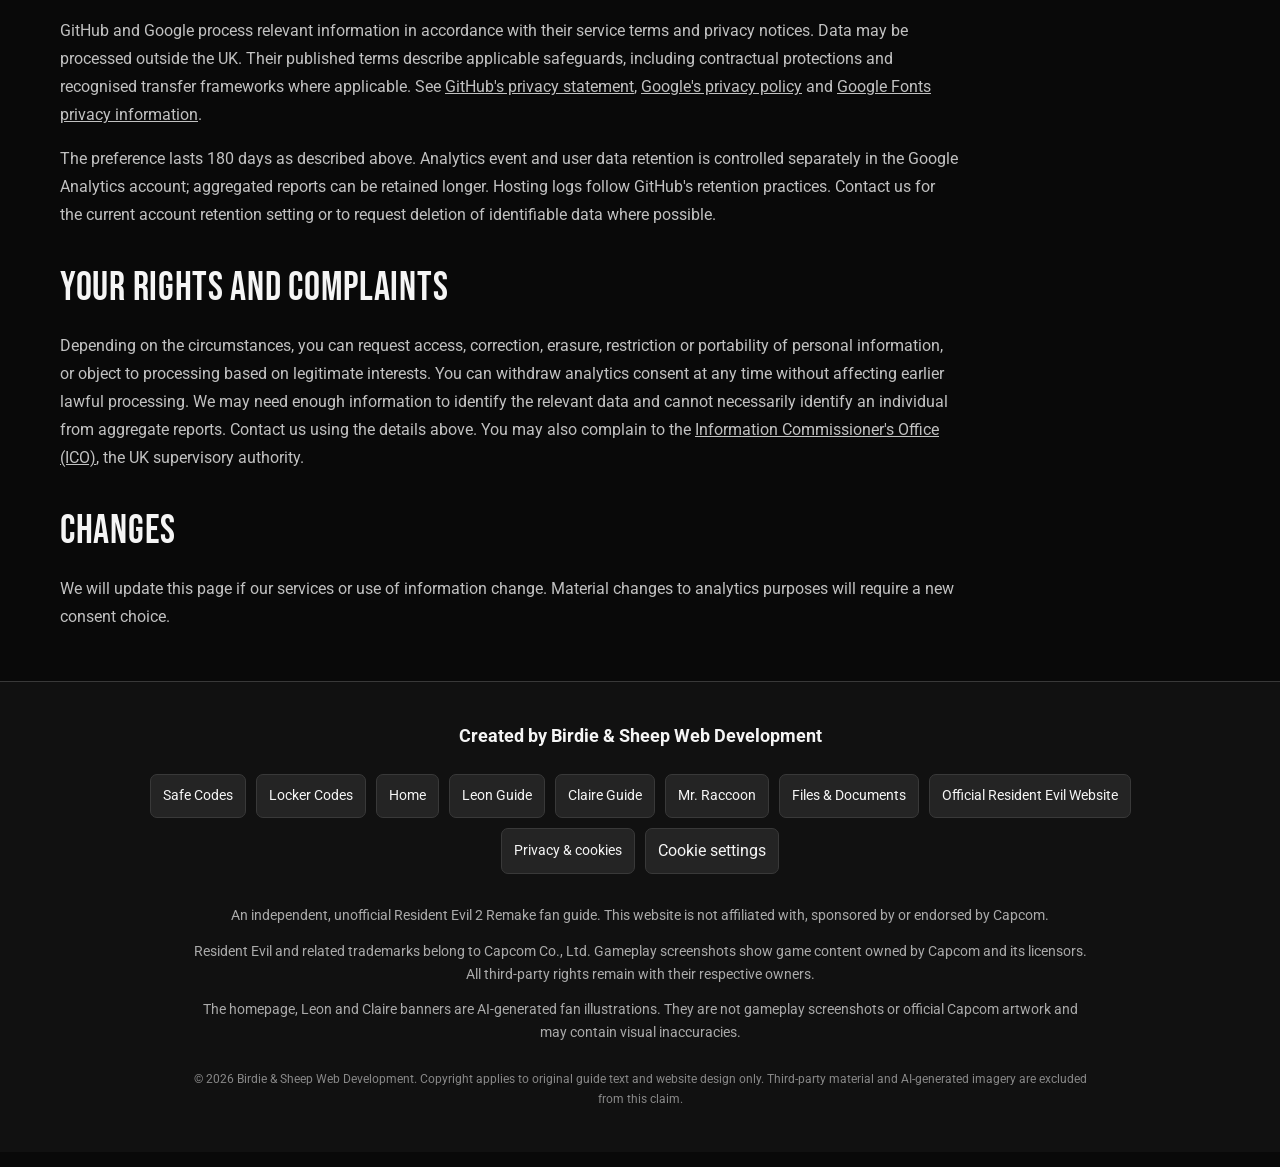
<file: privacy.html>
<!doctype html><html lang="en"><head><meta charset="UTF-8"><meta name="viewport" content="width=device-width, initial-scale=1"><title>Privacy &amp; Cookies | Resident Evil 2 Remake Guide</title><meta name="description" content="Privacy information and optional analytics cookie choices for this Resident Evil 2 Remake fan guide."><link rel="stylesheet" href="style.css"><script src="consent.js" defer></script><link rel="canonical" href="https://seanmellors.github.io/resident-evil-guides/privacy.html"></head><body><a class="skip-link" href="#main-content">Skip to content</a><nav class="site-nav" aria-label="Main navigation"><a href="index.html">Home</a>
<a href="leon.html">Leon Guide</a>
<a href="claire.html">Claire Guide</a>
<a href="safe-codes.html">Safe Codes</a>
<a href="locker-codes.html">Locker Codes</a>
<a href="mr-raccoon.html">Mr. Raccoon</a>
<a href="files.html">Files &amp; Documents</a></nav><main id="main-content" class="privacy-content">
<h1>Privacy &amp; cookie policy</h1><p>Last updated: 9 November 2026</p>
<h2>Who runs this website</h2><p>This independent Resident Evil 2 Remake fan guide is operated by Birdie &amp; Sheep Web Development in the UK. For privacy enquiries or requests about your personal information, contact: <a href="mailto:birdieandsheep@gmail.com">birdieandsheep@gmail.com</a>.</p>
<h2>Your choices</h2><p>You can read every guide without accepting analytics. We do not load Google Analytics or send analytics requests until you opt in. Accept and Reject have equal prominence. Choose <button class="cookie-settings" type="button" data-cookie-settings>Cookie settings</button> to give or withdraw consent at any time. Closing the page or continuing to browse is not consent.</p>
<h2>Storage on your device</h2><ul>
<li><strong>Essential preference:</strong> local storage key <code>re2-cookie-consent-v1</code> records your analytics choice, policy version and the time of your choice. It is used only to remember and apply your preference, without a visitor identifier. We ask again after 180 days. Browser storage may retain an expired record until it is replaced or cleared.</li>
<li><strong>Optional Google Analytics cookies:</strong> <code>_ga</code> and <code>_ga_H3CMPEQNXD</code> distinguish visits and maintain session information. The site configures a maximum lifetime of 180 days without extending it on each visit; Google may use shorter session periods. These cookies are used only after consent.</li></ul>
<p>Rejecting analytics also attempts to remove existing Google Analytics cookies accessible to this site. Withdrawing consent stops future collection and reloads the page to unload the analytics library. It does not automatically erase data previously sent to Google. Browser controls can also clear stored data.</p>
<h2>Information collected with permission</h2><p>Google Analytics 4 (measurement ID G-H3CMPEQNXD) helps us understand page visits, sessions, approximate location, device and browser information and interactions such as scrolling or outbound links, depending on the property's enhanced measurement settings. Google receives connection information including your IP address to provide its service. We do not deliberately send names, email addresses or account details. Do not put personal information in page URLs. Advertising storage, advertising personalisation and Google signals are disabled by this site's configuration.</p>
<p>Our lawful basis for optional analytics processing is your consent under the UK GDPR; we also obtain permission for optional device storage under PECR. Essential preference storage is used to honour your requested privacy choice. Routine website delivery and security are supported by our legitimate interests in operating a secure, accessible guide.</p>
<h2>Hosting and other services</h2><p>The site is hosted on GitHub Pages. GitHub may process technical request and security information, including IP addresses, under its own policies. The site loads the existing Bebas Neue and Roboto fonts from Google Fonts; those requests disclose connection information to Google even when analytics is rejected. Fonts are separate from analytics and are not used here to set analytics cookies. Links to other websites take you to services with their own privacy policies. There are no account, checkout or contact-form features in this version of the guide.</p>
<h2>Recipients, overseas processing and retention</h2><p>GitHub and Google process relevant information in accordance with their service terms and privacy notices. Data may be processed outside the UK. Their published terms describe applicable safeguards, including contractual protections and recognised transfer frameworks where applicable. See <a href="https://docs.github.com/en/site-policy/privacy-policies/github-general-privacy-statement">GitHub's privacy statement</a>, <a href="https://policies.google.com/privacy">Google's privacy policy</a> and <a href="https://developers.google.com/fonts/faq/privacy">Google Fonts privacy information</a>.</p>
<p>The preference lasts 180 days as described above. Analytics event and user data retention is controlled separately in the Google Analytics account; aggregated reports can be retained longer. Hosting logs follow GitHub's retention practices. Contact us for the current account retention setting or to request deletion of identifiable data where possible.</p>
<h2>Your rights and complaints</h2><p>Depending on the circumstances, you can request access, correction, erasure, restriction or portability of personal information, or object to processing based on legitimate interests. You can withdraw analytics consent at any time without affecting earlier lawful processing. We may need enough information to identify the relevant data and cannot necessarily identify an individual from aggregate reports. Contact us using the details above. You may also complain to the <a href="https://ico.org.uk/make-a-complaint/">Information Commissioner's Office (ICO)</a>, the UK supervisory authority.</p>
<h2>Changes</h2><p>We will update this page if our services or use of information change. Material changes to analytics purposes will require a new consent choice.</p>
<noscript><p>JavaScript is disabled. Google Analytics does not load and no analytics choice is needed. Enable JavaScript to use the cookie controls.</p></noscript>
</main><footer class="page-footer">
      <p class="footer-brand">Created by Birdie &amp; Sheep Web Development</p>

      <nav class="footer-nav" aria-label="Footer navigation">
<a href="safe-codes.html">Safe Codes</a><a href="locker-codes.html">Locker Codes</a>
        <a href="index.html">Home</a>
        <a href="leon.html">Leon Guide</a>
        <a href="claire.html">Claire Guide</a>
        <a href="mr-raccoon.html">Mr. Raccoon</a>
        <a href="files.html">Files &amp; Documents</a>
        <a href="https://www.residentevil.com/">
          Official Resident Evil Website
        </a>
        <a href="privacy.html">Privacy &amp; cookies</a>
        <button type="button" class="cookie-settings" data-cookie-settings>Cookie settings</button>
      </nav>

      <p>
        An independent, unofficial Resident Evil 2 Remake fan guide. This
        website is not affiliated with, sponsored by or endorsed by Capcom.
      </p>

      <p>
        Resident Evil and related trademarks belong to Capcom Co., Ltd. Gameplay
        screenshots show game content owned by Capcom and its licensors. All
        third-party rights remain with their respective owners.
      </p>

      <p>
        The homepage, Leon and Claire banners are AI-generated fan
        illustrations. They are not gameplay screenshots or official Capcom
        artwork and may contain visual inaccuracies.
      </p>

      <p class="footer-copyright">
        &copy; 2026 Birdie &amp; Sheep Web Development. Copyright applies to
        original guide text and website design only. Third-party material and
        AI-generated imagery are excluded from this claim.
      </p>
    </footer></body></html>
</file>
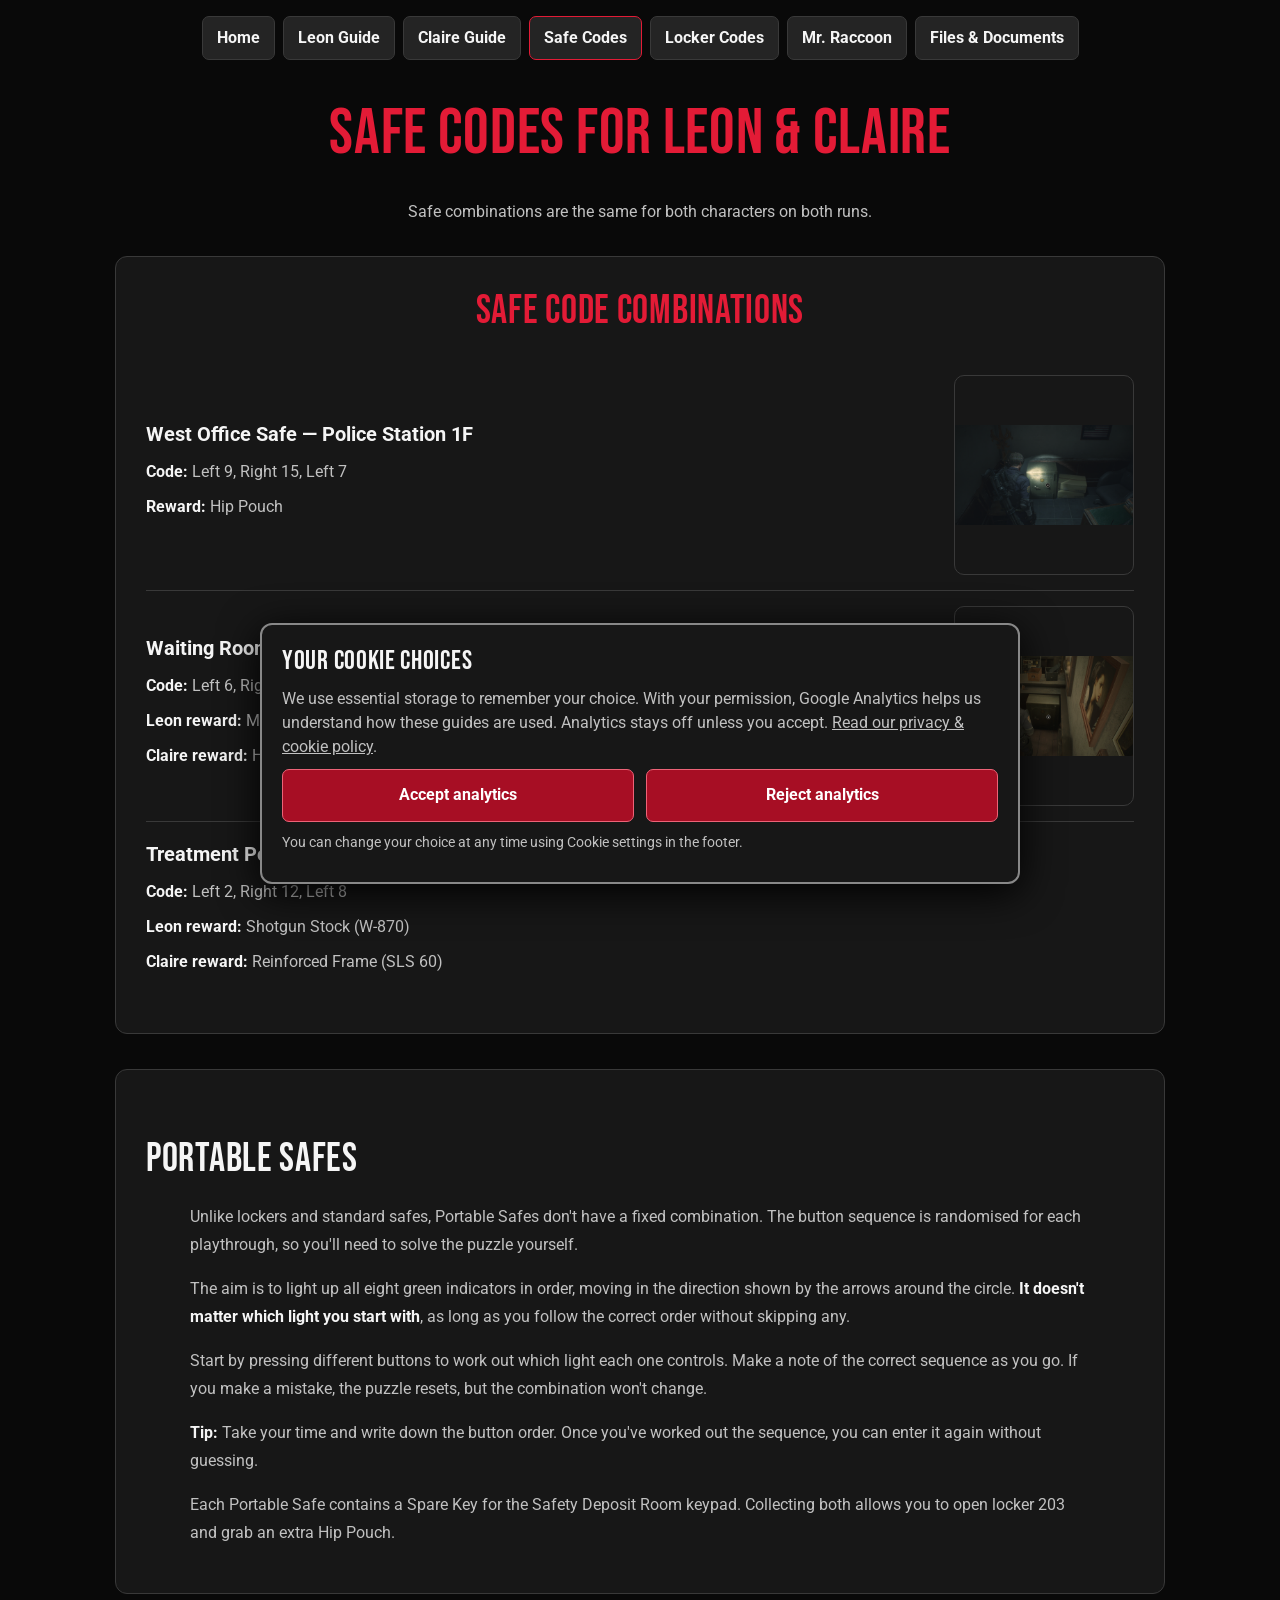
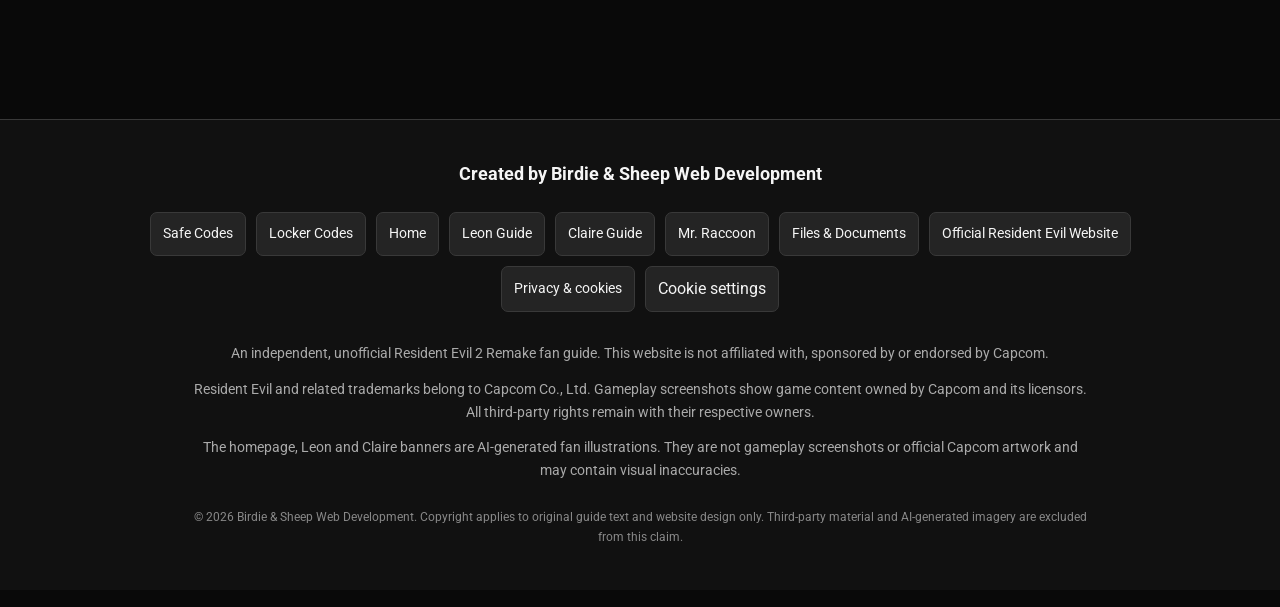
<file: safe-codes.html>
<!doctype html>
<html lang="en">
  <head>
    <meta charset="UTF-8" />
    <meta name="viewport" content="width=device-width, initial-scale=1" />
    <title>
      Safe codes for Leon &amp; Claire | Resident Evil 2 Remake Guide
    </title>
    <meta
      name="description"
      content="Shared safe combinations and character-specific rewards, plus portable safe guidance."
    />
    <link rel="stylesheet" href="style.css" />
    <script src="consent.js" defer></script>
    <link
      rel="canonical"
      href="https://seanmellors.github.io/resident-evil-guides/safe-codes.html"
    />
  </head>
  <body class="leon-page">
    <a class="skip-link" href="#main-content">Skip to content</a>
    <nav class="site-nav" aria-label="Main navigation">
      <a href="index.html">Home</a>
      <a href="leon.html">Leon Guide</a>
      <a href="claire.html">Claire Guide</a>
      <a href="safe-codes.html" aria-current="page">Safe Codes</a>
      <a href="locker-codes.html">Locker Codes</a>
      <a href="mr-raccoon.html">Mr. Raccoon</a>
      <a href="files.html">Files &amp; Documents</a>
    </nav>
    <main id="main-content" class="leon-guide">
      <header class="leon-header">
        <h1>Safe codes for Leon &amp; Claire</h1>
        <p>Safe combinations are the same for both characters on both runs.</p>
      </header>
      <section id="safes" class="guide-section">
        <h2>Safe code combinations</h2>

        <div class="guide-entry locker-row">
          <div><h3 id="west-office">West Office Safe — Police Station 1F</h3>
          <p><strong>Code:</strong> Left 9, Right 15, Left 7</p>
          <p><strong>Reward:</strong> Hip Pouch</p></div>
          <img src="images/west-office-safe.png" alt="West Office safe beside cardboard boxes" loading="lazy" />
        </div>

        <div class="guide-entry locker-row">
          <div><h3 id="waiting-room">Waiting Room Safe — Police Station 2F</h3>
          <p><strong>Code:</strong> Left 6, Right 2, Left 11</p>
          <p><strong>Leon reward:</strong> Muzzle Brake (Matilda)</p>
          <p><strong>Claire reward:</strong> High-Capacity Mag (JMB Hp3)</p></div>
          <img src="images/waiting-room-safe.png" alt="Waiting Room safe behind the reception desk" loading="lazy" />
        </div>

        <div class="guide-entry">
          <h3 id="treatment-pool">Treatment Pool Room Safe — Sewers</h3>
          <p><strong>Code:</strong> Left 2, Right 12, Left 8</p>
          <p><strong>Leon reward:</strong> Shotgun Stock (W-870)</p>
          <p><strong>Claire reward:</strong> Reinforced Frame (SLS 60)</p>
        </div>
      </section>
      <section id="portable-safes" class="guide-section">
        <div class="puzzle-entry">
          <h2>Portable Safes</h2>

          <p>
            Unlike lockers and standard safes, Portable Safes don't have a fixed
            combination. The button sequence is randomised for each playthrough,
            so you'll need to solve the puzzle yourself.
          </p>

          <p>
            The aim is to light up all eight green indicators in order, moving
            in the direction shown by the arrows around the circle.
            <strong>It doesn't matter which light you start with</strong>, as
            long as you follow the correct order without skipping any.
          </p>

          <p>
            Start by pressing different buttons to work out which light each one
            controls. Make a note of the correct sequence as you go. If you make
            a mistake, the puzzle resets, but the combination won't change.
          </p>

          <p>
            <strong>Tip:</strong> Take your time and write down the button
            order. Once you've worked out the sequence, you can enter it again
            without guessing.
          </p>

          <p>
            Each Portable Safe contains a Spare Key for the Safety Deposit Room
            keypad. Collecting both allows you to open locker 203 and grab an
            extra Hip Pouch.
          </p>
        </div>
      </section>
    </main>
    <footer class="page-footer">
      <p class="footer-brand">Created by Birdie &amp; Sheep Web Development</p>

      <nav class="footer-nav" aria-label="Footer navigation">
        <a href="safe-codes.html">Safe Codes</a
        ><a href="locker-codes.html">Locker Codes</a>
        <a href="index.html">Home</a>
        <a href="leon.html">Leon Guide</a>
        <a href="claire.html">Claire Guide</a>
        <a href="mr-raccoon.html">Mr. Raccoon</a>
        <a href="files.html">Files &amp; Documents</a>
        <a href="https://www.residentevil.com/">
          Official Resident Evil Website
        </a>
        <a href="privacy.html">Privacy &amp; cookies</a>
        <button type="button" class="cookie-settings" data-cookie-settings>
          Cookie settings
        </button>
      </nav>

      <p>
        An independent, unofficial Resident Evil 2 Remake fan guide. This
        website is not affiliated with, sponsored by or endorsed by Capcom.
      </p>

      <p>
        Resident Evil and related trademarks belong to Capcom Co., Ltd. Gameplay
        screenshots show game content owned by Capcom and its licensors. All
        third-party rights remain with their respective owners.
      </p>

      <p>
        The homepage, Leon and Claire banners are AI-generated fan
        illustrations. They are not gameplay screenshots or official Capcom
        artwork and may contain visual inaccuracies.
      </p>

      <p class="footer-copyright">
        &copy; 2026 Birdie &amp; Sheep Web Development. Copyright applies to
        original guide text and website design only. Third-party material and
        AI-generated imagery are excluded from this claim.
      </p>
    </footer>
  </body>
</html>
</file>
<file: style.css>
@import url("https://fonts.googleapis.com/css2?family=Bebas+Neue&family=Roboto:wght@400;500;700&display=swap");

/* ==========================================

   1. COLOURS AND GENERAL SETTINGS

========================================== */

:root {
  --background: #090909;

  --surface: #171717;

  --surface-light: #242424;

  --border: #393939;

  --red: #e31b36;

  --red-dark: #a70e24;

  --text: #f5f5f5;

  --muted: #c1c1c1;

  --font-heading: "Bebas Neue", sans-serif;

  --font-body: "Roboto", sans-serif;
}

* {
  box-sizing: border-box;
}

html {
  scroll-behavior: smooth;

  scroll-padding-top: 20px;
}

body {
  margin: 0;

  min-width: 320px;

  background: var(--background);

  color: var(--text);

  font-family: var(--font-body);

  font-size: 16px;

  line-height: 1.65;
}

img {
  display: block;

  max-width: 100%;
}

a {
  color: inherit;
}

h1,
h2,
h3,
h4,
h5 {
  line-height: 1.2;

  overflow-wrap: break-word;
}

h1,
h2 {
  font-family: var(--font-heading);

  font-weight: 400;

  letter-spacing: 0.7px;
}

h1 {
  margin: 25px 0;

  color: var(--red);

  font-size: clamp(2.6rem, 6vw, 4rem);

  text-align: center;
}

h2 {
  margin: 35px 0 20px;

  font-size: clamp(1.8rem, 3.5vw, 2.5rem);
}

h3 {
  margin: 0 0 12px;

  font-size: 1.25rem;
}

h4 {
  margin: 0 0 12px;

  font-size: 1.1rem;
}

h5 {
  margin: 18px 0 8px;

  font-size: 1rem;
}

p {
  max-width: 900px;

  margin: 16px auto;

  color: var(--muted);

  line-height: 1.75;
}

strong {
  color: var(--text);
}

a:focus-visible {
  outline: 3px solid #fff;

  outline-offset: 4px;

  border-radius: 4px;
}

::selection {
  background: var(--red);

  color: #fff;
}

/* ==========================================

   2. HOMEPAGE

========================================== */

.home-banner {
  display: block;

  width: calc(100% - 40px);

  max-width: 1200px;

  height: auto;

  margin: 25px auto 35px;

  border: 1px solid var(--border);

  border-radius: 12px;
}

body:not(.leon-page):not(.claire-page):not(.files-page):not(.raccoon-page)
  > main {
  max-width: 1200px;

  margin: 0 auto;

  padding: 0 20px;
}

body:not(.leon-page):not(.claire-page):not(.files-page):not(.raccoon-page) > p {
  max-width: 850px;

  padding: 0 20px;
}

/* Homepage information sections */

.home-info {
  width: 100%;

  max-width: 850px;

  margin: 55px auto;

  padding: 0 20px;
}

.home-info h2 {
  margin: 35px 0 22px;

  color: var(--text);

  text-align: center;
}

.home-info p {
  max-width: 100%;

  margin: 0 0 18px;

  color: var(--muted);

  line-height: 1.8;

  text-align: left;
}

/* Guide selection heading */

.character-select {
  margin: 45px auto 30px;

  color: var(--text);

  font-family: var(--font-heading);

  font-size: clamp(2rem, 4vw, 2.8rem);

  text-align: center;
}

/* Guide card grid */

.characters {
  display: grid;

  grid-template-columns: repeat(2, minmax(0, 450px));

  justify-content: center;

  gap: 30px;

  max-width: 1000px;

  margin: 0 auto;

  padding: 15px 20px 60px;
}

.character {
  min-width: 0;

  text-align: center;
}

.character a {
  display: block;

  overflow: hidden;

  color: inherit;

  text-decoration: none;

  border: 1px solid var(--border);

  border-radius: 12px;

  background: var(--surface);

  transition:
    border-color 0.25s ease,
    transform 0.25s ease,
    box-shadow 0.25s ease;
}

.character a:hover {
  transform: translateY(-5px);

  border-color: var(--red);

  box-shadow: 0 10px 30px rgb(0 0 0 / 45%);
}

.character h2 {
  margin: 0;

  padding: 14px 10px;

  color: var(--red);

  font-family: var(--font-heading);

  font-size: 2rem;

  text-align: center;
}

.characters img {
  display: block;

  width: 100%;

  height: 280px;

  object-fit: contain;

  transition: transform 0.3s ease;
}

.character a:hover img {
  transform: scale(1.035);
}

.characters .raccoon-image {
  padding: 20px;
}

/* ==========================================

   3. HOME BUTTON

========================================== */

.home-button,
.home-button:visited {
  display: inline-block;

  margin: 20px;

  padding: 10px 22px;

  background: var(--surface-light);

  color: var(--text);

  border: 1px solid var(--border);

  border-radius: 7px;

  font-size: 0.95rem;

  font-weight: 700;

  text-decoration: none;

  transition:
    background 0.2s ease,
    border-color 0.2s ease;
}

.home-button:hover {
  background: var(--red-dark);

  border-color: var(--red);
}

/* ==========================================

   4. LEON AND CLAIRE PAGE LAYOUT

========================================== */

.leon-page .leon-guide {
  width: 100%;

  max-width: 1100px;

  margin: 0 auto;

  padding: 10px 25px 40px;
}

.leon-header {
  margin-bottom: 30px;

  text-align: center;
}

.leon-header h1 {
  margin: 10px 0 25px;
}

.character-banner {
  display: block;

  width: 100%;

  height: auto;

  margin: 0 auto 20px;

  border: 1px solid var(--border);

  border-radius: 12px;
}

.guide-subtitle {
  margin: 15px auto;

  color: var(--muted);

  font-size: 1.05rem;

  text-align: center;
}

.leon-intro {
  max-width: 950px;

  margin: 0 auto 40px;
}

.leon-intro p {
  font-size: 1.05rem;
}

/* ==========================================

   5. LEON AND CLAIRE QUICK LINKS

========================================== */

.leon-nav {
  margin: 30px 0 45px;

  padding: 25px 20px;

  background: var(--surface);

  border: 1px solid var(--border);

  border-radius: 12px;

  text-align: center;
}

.leon-nav h2 {
  margin: 0 0 20px;

  color: var(--red);
}

.leon-nav-links {
  display: flex;

  flex-wrap: wrap;

  justify-content: center;

  gap: 12px;
}

.leon-nav-links a,
.files-nav a {
  display: inline-block;

  padding: 11px 18px;

  background: var(--surface-light);

  color: var(--text);

  border: 1px solid var(--border);

  border-radius: 7px;

  font-size: 0.95rem;

  font-weight: 700;

  text-decoration: none;

  transition:
    background 0.2s ease,
    border-color 0.2s ease;
}

.leon-nav-links a:hover,
.files-nav a:hover {
  background: var(--red-dark);

  border-color: var(--red);
}

/* ==========================================

   6. GUIDE SECTIONS

========================================== */

.leon-page .guide-section,
.raccoon-page .guide-section {
  margin: 0 0 35px;

  padding: 30px;

  background: var(--surface);

  border: 1px solid var(--border);

  border-radius: 12px;
}

.leon-page .guide-section > h2,
.raccoon-page .guide-section > h2 {
  margin: 0 0 25px;

  color: var(--red);

  text-align: center;
}

.guide-entry {
  padding: 20px 0;

  border-bottom: 1px solid var(--border);
}

.guide-entry:last-child {
  border-bottom: none;
}

.guide-entry h3 {
  margin: 0 0 12px;

  color: var(--text);

  text-align: left;
}

.guide-entry p {
  margin: 7px 0;
}

/* ==========================================

   7. LOCKER SCREENSHOTS

========================================== */

.locker-row {
  display: flex;
  align-items: center;
  justify-content: space-between;
  gap: 20px;
  padding: 15px 0;
  min-height: 0;
}

.locker-row > div {
  flex: 1;
  min-width: 0;
}

.locker-row img {
  width: 180px;
  max-width: 45%;
  height: 200px;
  object-fit: contain;
  flex-shrink: 0;
  border: 1px solid var(--border);
  border-radius: 10px;
}

/* ==========================================

   8. LEON'S DESK

========================================== */

.desk-container {
  display: grid;

  grid-template-columns: repeat(2, minmax(0, 1fr));

  gap: 20px;

  margin-top: 20px;
}

.desk-code {
  min-width: 0;
}

.desk-code p {
  margin-bottom: 12px;
}

.desk-code img {
  width: 100%;

  height: auto;

  max-height: 420px;

  object-fit: contain;

  border: 1px solid var(--border);

  border-radius: 9px;
}

/* ==========================================

   9. PUZZLE SOLUTIONS

========================================== */

.puzzle-entry {
  margin-bottom: 30px;

  padding: 0 0 30px;

  border-bottom: 1px solid var(--border);
}

.puzzle-entry:last-child {
  margin-bottom: 0;

  padding-bottom: 0;

  border-bottom: none;
}

.puzzle-entry > h3 {
  margin: 0 0 20px;

  color: var(--text);

  text-align: left;
}

/* ==========================================

   10. FIRST AND SECOND RUN BOXES

========================================== */

.run-container {
  display: grid;

  grid-template-columns: repeat(2, minmax(0, 1fr));

  gap: 20px;

  margin: 20px 0;
}

.run-box {
  min-width: 0;

  padding: 22px;

  background: var(--surface-light);

  border: 1px solid var(--border);

  border-radius: 10px;
}

.run-box h4 {
  margin: 0 0 20px;

  color: var(--text);

  font-family: var(--font-heading);

  font-size: 1.8rem;

  text-align: center;
}

.run-box h5 {
  margin: 20px 0 8px;

  color: var(--red);

  font-size: 1.05rem;
}

.run-box p {
  margin: 8px 0 20px;
}

.statue-image {
  display: block;

  width: 100%;

  height: auto;

  max-height: 300px;

  margin: 10px 0 25px;

  border: 1px solid var(--border);

  border-radius: 9px;

  object-fit: contain;
}

/* ==========================================

   11. KEYS AND KEYCARDS

========================================== */

.keys-guide {
  width: 100%;

  margin: 35px auto;

  padding: 28px;

  background: var(--surface);

  border: 1px solid var(--border);

  border-radius: 12px;
}

.keys-header {
  padding: 10px 0 25px;

  border-bottom: 1px solid var(--border);

  text-align: center;
}

.keys-header h2 {
  margin: 0;

  color: var(--red);

  font-size: clamp(2rem, 4vw, 3rem);
}

.keys-section,
.keycards-section,
.other-keys-section {
  margin-top: 30px;
}

.keys-section > h3,
.keycards-section > h3,
.other-keys-section > h3 {
  margin: 0 0 20px;

  color: var(--text);

  font-size: 1.6rem;

  text-align: left;
}

.keys-container {
  display: grid;

  grid-template-columns: repeat(2, minmax(0, 1fr));

  align-items: start;

  gap: 16px;
}

.key-card {
  min-width: 0;

  padding: 22px;

  background: var(--surface-light);

  border: 1px solid var(--border);

  border-radius: 10px;
}

.key-card h4 {
  margin: 0 0 12px;

  color: var(--text);

  font-size: 1.2rem;

  text-align: left;
}

.key-card p {
  margin: 0 0 12px;

  color: var(--muted);

  font-size: 1rem;

  line-height: 1.6;
}

.key-card .key-description {
  margin-bottom: 0;

  color: #aaa;

  font-size: 0.95rem;
}

.key-icon {
  margin-right: 8px;

  color: var(--red);
}

.key-images {
  display: grid;

  grid-template-columns: repeat(2, minmax(0, 1fr));

  gap: 15px;

  margin-top: 20px;
}

.key-images img {
  width: 100%;

  height: 190px;

  border: 1px solid var(--border);

  border-radius: 8px;

  object-fit: contain;
}

.key-image {
  display: block;

  width: 100%;

  height: auto;

  max-height: 350px;

  margin: 20px auto 0;

  border: 1px solid var(--border);

  border-radius: 8px;

  object-fit: contain;
}

/* ==========================================

   12. MR. RACCOON PAGE

========================================== */

.raccoon-guide {
  width: 100%;

  max-width: 1050px;

  margin: 0 auto;

  padding: 10px 25px 40px;
}

.raccoon-header {
  margin: 0 0 35px;

  text-align: center;
}

.raccoon-header h1 {
  margin: 10px 0 15px;
}

.raccoon-intro {
  max-width: 900px;

  margin: 0 auto 40px;
}

.raccoon-intro h2 {
  color: var(--red);

  text-align: center;
}

.raccoon-locations {
  display: grid;

  grid-template-columns: repeat(2, minmax(0, 1fr));

  gap: 20px;
}

.raccoon-locations .guide-entry {
  padding: 20px;

  background: var(--surface-light);

  border: 1px solid var(--border);

  border-radius: 10px;
}

.raccoon-locations img {
  width: 100%;

  height: auto;

  margin-top: 15px;

  border-radius: 8px;
}

/* ==========================================

   13. FILES AND DOCUMENTS PAGE

========================================== */

.files-header {
  width: 100%;

  max-width: 1100px;

  margin: 0 auto;

  padding: 15px 25px 25px;

  text-align: center;
}

.files-header h1 {
  margin: 10px 0 20px;
}

.files-header p {
  max-width: 800px;

  margin: 0 auto 30px;
}

.files-nav {
  display: flex;

  flex-wrap: wrap;

  justify-content: center;

  gap: 12px;
}

.files-guide {
  width: 100%;

  max-width: 1100px;

  margin: 20px auto;

  padding: 0 25px;
}

.files-page .guide-section {
  margin-bottom: 45px;

  scroll-margin-top: 25px;
}

.files-page .guide-section h2 {
  margin: 0 0 20px;

  padding-bottom: 12px;

  color: var(--red);

  border-bottom: 2px solid var(--red-dark);

  font-size: clamp(1.8rem, 3.5vw, 2.5rem);
}

.files-page .guide-section > p {
  margin: 0 0 25px;
}

.file-grid {
  display: grid;

  grid-template-columns: repeat(2, minmax(0, 1fr));

  gap: 18px;
}

.file-entry {
  min-width: 0;

  padding: 22px;

  background: var(--surface);

  border: 1px solid var(--border);

  border-left: 4px solid var(--red-dark);

  border-radius: 9px;
}

.file-entry h3 {
  margin: 0 0 15px;

  color: var(--text);

  font-size: 1.15rem;

  text-align: left;
}

.file-entry p {
  margin: 7px 0;

  color: var(--muted);
}

.file-entry strong {
  color: var(--text);
}

/* ==========================================

   14. SHARED WEBSITE FOOTER

========================================== */

.page-footer {
  width: 100%;

  margin-top: 50px;

  padding: 40px 25px 30px;

  background: #111;

  border-top: 1px solid var(--border);

  text-align: center;
}

.page-footer .footer-brand {
  margin: 0 auto 22px;

  color: var(--text);

  font-size: 1.1rem;

  font-weight: 700;
}

.footer-nav {
  display: flex;

  flex-wrap: wrap;

  justify-content: center;

  gap: 10px;

  max-width: 1100px;

  margin: 0 auto 30px;
}

.footer-nav a {
  display: inline-block;

  padding: 10px 15px;

  background: var(--surface-light);

  color: var(--text);

  border: 1px solid var(--border);

  border-radius: 7px;

  font-size: 0.9rem;

  text-decoration: none;

  transition:
    background 0.2s ease,
    border-color 0.2s ease;
}

.footer-nav a:hover {
  background: var(--red-dark);

  border-color: var(--red);
}

.footer-nav a[aria-current="page"] {
  border-color: var(--red);

  color: #fff;
}

.page-footer p {
  width: 100%;

  max-width: 900px;

  margin: 12px auto;

  color: #aaa;

  font-size: 0.85rem;

  line-height: 1.7;
}

.page-footer .footer-copyright {
  margin-top: 25px;

  color: #888;

  font-size: 0.75rem;
}

/* ==========================================

   15. TABLET LAYOUT

========================================== */

@media (max-width: 900px) {
  .characters {
    grid-template-columns: repeat(2, minmax(0, 1fr));

    gap: 20px;
  }

  .characters img {
    height: 230px;
  }

  .leon-page .leon-guide,
  .raccoon-guide,
  .files-guide {
    padding-right: 20px;

    padding-left: 20px;
  }

  .keys-guide {
    padding: 22px;
  }

  .run-container {
    gap: 15px;
  }

  .run-box {
    padding: 18px;
  }

  .file-grid {
    gap: 14px;
  }

  .home-info {
    max-width: 800px;
  }
}

/* Shared safe and locker code links */
.shared-codes {
  text-align: center;
}

.shared-codes h2 {
  margin-bottom: 12px !important;
}

.shared-codes p {
  margin: 0 auto 20px;
  text-align: center;
}

.shared-codes-links {
  display: flex;
  flex-wrap: wrap;
  justify-content: center;
  gap: 15px;
}

.shared-codes-links a {
  display: inline-flex;
  align-items: center;
  justify-content: center;
  min-height: 44px;
  padding: 10px 22px;
  background: var(--surface-light);
  color: var(--text);
  border: 1px solid var(--border);
  border-radius: 7px;
  font-weight: 700;
  text-decoration: none;
}

.shared-codes-links a:hover {
  background: var(--red-dark);
  border-color: var(--red);
}

@media (max-width: 600px) {
  .shared-codes-links {
    flex-direction: column;
  }

  .shared-codes-links a {
    width: 100%;
  }
}
/* ==========================================
   HOMEPAGE SAFE AND LOCKER CODE CARDS
========================================== */

.code-selection {
  max-width: 1000px;
  margin: 40px auto;
  padding: 25px;
  background: var(--surface);
  border: 1px solid var(--border);
  border-radius: 12px;
  text-align: center;
}

.code-selection h2 {
  margin: 0 0 25px;
  color: var(--red);
}

.code-grid {
  display: grid;
  grid-template-columns: repeat(2, minmax(0, 1fr));
  gap: 20px;
  max-width: 750px;
  margin: 0 auto;
}

.code-card {
  display: flex;
  flex-direction: column;
  align-items: center;
  padding: 25px 15px;
  background: var(--surface-light);
  border: 1px solid var(--red);
  border-radius: 10px;
  color: var(--text);
  text-decoration: none;
  transition:
    transform 0.25s ease,
    background 0.25s ease,
    box-shadow 0.25s ease;
}

.code-card:hover {
  transform: translateY(-5px);
  background: #301419;
  box-shadow: 0 5px 20px rgb(227 27 54 / 20%);
}

.code-icon {
  font-size: 2rem;
  margin-bottom: 12px;
}

.code-card h3 {
  margin: 0;
  font-family: var(--font-heading);
  font-size: 1.8rem;
  font-weight: 400;
  letter-spacing: 0.7px;
}

.code-card p {
  margin: 8px 0 15px;
  font-size: 0.95rem;
  color: var(--muted);
}

.code-cta {
  margin-top: auto;
  color: var(--red);
  font-weight: 700;
}

.code-note {
  margin: 20px 0 0;
  font-size: 0.9rem;
  color: var(--muted);
}

/* Mobile layout */

@media (max-width: 600px) {
  .code-selection {
    padding: 20px 12px;
    margin: 30px auto;
  }

  .code-grid {
    gap: 10px;
  }

  .code-card {
    padding: 20px 8px;
  }

  .code-card h3 {
    font-size: 1.5rem;
  }

  .code-card p {
    font-size: 0.8rem;
  }

  .code-icon {
    font-size: 1.7rem;
  }

  .code-cta {
    font-size: 0.9rem;
  }
}
/* ==========================================

   16. MOBILE LAYOUT

========================================== */

@media (max-width: 600px) {
  body {
    font-size: 15px;
  }

  h1 {
    font-size: clamp(2.3rem, 9vw, 3rem);
  }

  h2 {
    font-size: 1.9rem;
  }

  .home-button {
    margin: 12px 15px;

    padding: 9px 16px;
  }

  /* Homepage */

  .home-banner {
    width: calc(100% - 24px);

    margin: 15px auto 25px;

    border-radius: 8px;
  }

  .character-select {
    margin: 30px auto 20px;
  }

  .characters {
    grid-template-columns: 1fr;

    justify-items: center;

    gap: 20px;

    padding: 10px 15px 40px;
  }

  .character {
    width: 100%;

    max-width: 420px;
  }

  .characters img {
    width: 100%;

    height: 230px;
  }

  .character h2 {
    padding: 12px 8px;

    font-size: 1.8rem;
  }

  .home-info {
    margin: 35px auto;

    padding: 0 15px;
  }

  .home-info h2 {
    margin: 30px 0 18px;
  }

  .home-info p {
    line-height: 1.75;
  }

  /* Leon and Claire */

  .leon-page .leon-guide {
    padding: 5px 15px 30px;
  }

  .leon-header h1 {
    margin-top: 10px;
  }

  .character-banner {
    border-radius: 8px;
  }

  .leon-intro {
    margin-bottom: 30px;
  }

  .leon-nav {
    padding: 20px 12px;

    margin-bottom: 30px;
  }

  .leon-nav-links {
    gap: 8px;
  }

  .leon-nav-links a {
    flex: 1 1 135px;

    padding: 10px 8px;

    font-size: 0.85rem;

    text-align: center;
  }

  .leon-page .guide-section,
  .raccoon-page .guide-section {
    padding: 20px 15px;

    margin-bottom: 25px;
  }

  .guide-entry {
    padding: 18px 0;
  }

  /* Locker images */

  .locker-row {
    flex-direction: column;

    align-items: stretch;

    gap: 15px;
  }

  .locker-row img {
    width: 180px;
    max-width: 100%;
  }

  /* Desk screenshots */

  .desk-container {
    grid-template-columns: 1fr;

    gap: 20px;
  }

  .desk-code img {
    max-height: none;
  }

  /* Puzzle runs */

  .run-container {
    grid-template-columns: 1fr;

    gap: 15px;
  }

  .run-box {
    padding: 18px;
  }

  .statue-image {
    max-height: none;
  }

  /* Keys and keycards */

  .keys-guide {
    padding: 18px 14px;

    margin: 25px auto;
  }

  .keys-header {
    padding-bottom: 20px;
  }

  .keys-header h2 {
    font-size: 2rem;
  }

  .keys-section > h3,
  .keycards-section > h3,
  .other-keys-section > h3 {
    font-size: 1.35rem;
  }

  .keys-container {
    grid-template-columns: 1fr;
  }

  .key-card {
    padding: 18px;
  }

  .key-images {
    grid-template-columns: 1fr;
  }

  .key-images img {
    height: auto;

    max-height: 300px;
  }

  /* Mr. Raccoon */

  .raccoon-guide {
    padding: 5px 15px 30px;
  }

  .raccoon-locations {
    grid-template-columns: 1fr;
  }

  /* Files and documents */

  .files-header {
    padding: 5px 15px 20px;
  }

  .files-guide {
    padding: 0 15px;
  }

  .files-nav {
    gap: 8px;
  }

  .files-nav a {
    flex: 1 1 130px;

    padding: 10px 8px;

    font-size: 0.85rem;

    text-align: center;
  }

  .file-grid {
    grid-template-columns: 1fr;

    gap: 12px;
  }

  .file-entry {
    padding: 18px;
  }

  .files-page .guide-section {
    margin-bottom: 35px;
  }

  /* Footer */

  .page-footer {
    margin-top: 35px;

    padding: 30px 15px;
  }

  .footer-nav {
    display: grid;

    grid-template-columns: repeat(2, minmax(0, 1fr));

    gap: 8px;
  }

  .footer-nav a {
    padding: 10px 8px;

    font-size: 0.82rem;

    text-align: center;
  }

  .page-footer p {
    font-size: 0.8rem;
  }
}

/* ==========================================

   17. SMALL PHONES

========================================== */

@media (max-width: 380px) {
  .characters img {
    height: 200px;
  }

  .leon-nav-links a,
  .files-nav a {
    flex-basis: 100%;
  }

  .footer-nav {
    grid-template-columns: 1fr;
  }

  .key-card,
  .file-entry,
  .run-box {
    padding: 15px;
  }
}

/* ==========================================

   18. REDUCED MOTION ACCESSIBILITY

========================================== */

@media (prefers-reduced-motion: reduce) {
  html {
    scroll-behavior: auto;
  }

  *,
  *::before,
  *::after {
    transition-duration: 0.01ms !important;

    animation-duration: 0.01ms !important;
  }
}

/* Weapons and upgrades */

#weapons .weapons-list h3 {
  color: #d9364b;

  margin-bottom: 20px;
}

#weapons .weapons-list p {
  margin-bottom: 18px;

  line-height: 1.7;
}

#weapons .weapons-list a {
  color: #e66b79;

  text-decoration: underline;

  text-underline-offset: 3px;
}

#weapons .weapons-list a:hover {
  color: #ffffff;
}

#weapons .weapons-list a:focus-visible {
  outline: 2px solid #ffffff;

  outline-offset: 4px;
}

#weapons .weapons-note {
  margin-top: 25px;

  color: #bcbcbc;

  font-size: 0.95rem;
}

/* Mr. Raccoon section navigation */

.raccoon-nav {
  display: flex;

  justify-content: center;

  flex-wrap: wrap;

  gap: 12px;

  margin: 30px 0 45px;
}

.raccoon-nav a {
  display: inline-block;

  padding: 12px 18px;

  background-color: #252525;

  color: #fff;

  text-decoration: none;

  border: 1px solid #a52a2a;

  border-radius: 6px;

  font-weight: bold;
}

.raccoon-nav a:hover,
.raccoon-nav a:focus-visible {
  background-color: #a52a2a;
}

/* Individual location spacing */

.raccoon-locations .guide-entry {
  margin-bottom: 30px;
}

.raccoon-locations .guide-entry img {
  display: block;

  width: 100%;

  max-width: 650px;

  height: auto;

  margin: 20px auto 0;

  border-radius: 6px;
}

/* Bottom navigation */

.raccoon-bottom-nav {
  display: flex;

  justify-content: center;

  flex-wrap: wrap;

  gap: 15px;

  margin: 40px 0;
}

/* Mobile layout */

@media (max-width: 600px) {
  .raccoon-nav {
    display: grid;

    grid-template-columns: repeat(2, minmax(0, 1fr));

    gap: 10px;
  }

  .raccoon-nav a {
    text-align: center;

    padding: 12px 8px;

    font-size: 0.9rem;
  }

  .raccoon-locations .guide-entry img {
    width: 100%;
  }
}

/* Generator Room puzzle screenshot */

.puzzle-entry > .run-box img {
  display: block;

  width: 100%;

  max-width: 550px;

  height: auto;

  margin: 20px auto;

  border-radius: 8px;
}

/* Clear card actions retain the existing dark theme and artwork. */

.character-link {
  height: 100%;
}

.character h3 {
  margin: 0;

  padding: 16px 12px;

  color: var(--text);
}

.guide-cta {
  display: flex;

  align-items: center;

  justify-content: center;

  gap: 12px;

  min-height: 48px;

  margin: 16px;

  padding: 12px;

  background: var(--red-dark);

  border: 1px solid var(--red);

  border-radius: 7px;

  font-weight: 700;
}

.character-link:active {
  transform: scale(0.98);

  border-color: #fff;
}

.character-link:focus-visible {
  outline: 3px solid #fff;

  outline-offset: 5px;
}

button {
  font: inherit;

  cursor: pointer;
}

button:focus-visible {
  outline: 3px solid #fff;

  outline-offset: 4px;
}

.cookie-settings {
  color: var(--text);

  background: var(--surface-light);

  border: 1px solid var(--border);

  border-radius: 7px;

  padding: 10px 14px;

  min-height: 44px;
}

.cookie-panel {
  position: fixed;

  z-index: 1000;

  inset: auto 16px 16px;

  max-width: 760px;

  max-height: 85dvh;

  overflow: auto;

  margin: auto;

  background: #171717;

  border: 2px solid #888;

  border-radius: 12px;

  padding: 20px;

  box-shadow: 0 8px 40px #000;
}

.cookie-panel[hidden] {
  display: none;
}

.cookie-panel h2 {
  font-size: 1.7rem;

  margin: 0 0 10px;
}

.cookie-panel p {
  margin: 10px 0;

  font-size: 1rem;

  line-height: 1.5;
}

.cookie-actions {
  display: flex;

  flex-wrap: wrap;

  gap: 12px;
}

.cookie-actions button {
  flex: 1 1 180px;

  min-height: 48px;

  padding: 12px;

  color: #fff;

  background: var(--red-dark);

  border: 1px solid #ed6377;

  border-radius: 7px;

  font-weight: 700;
}

.cookie-actions button:hover {
  background: #800c1c;
}

.cookie-panel .cookie-note {
  font-size: 0.85rem;
}

.consent-status {
  position: absolute;

  width: 1px;

  height: 1px;

  overflow: hidden;

  clip-path: inset(50%);
}

.privacy-content {
  max-width: 850px;

  margin: auto;

  padding: 20px;
}

.privacy-content p {
  margin: 16px 0;
}

.privacy-content li {
  margin: 10px 0;

  color: var(--muted);
}

@media (max-width: 600px) {
  .cookie-panel {
    inset: auto 8px 8px;

    padding: 14px;
  }

  .cookie-actions {
    gap: 8px;
  }

  .cookie-actions button {
    flex-basis: 100%;
  }
}

/* Layout and navigation tidy-up: reuse the original visual tokens. */

.site-nav {
  display: flex;

  flex-wrap: wrap;

  justify-content: center;

  gap: 8px;

  max-width: 1200px;

  margin: 16px auto;

  padding: 0 15px;
}

.site-nav a {
  display: inline-flex;

  align-items: center;

  min-height: 44px;

  padding: 8px 14px;

  background: var(--surface-light);

  border: 1px solid var(--border);

  border-radius: 7px;

  text-decoration: none;

  font-weight: 700;
}

.site-nav a:hover,
.site-nav a[aria-current="page"] {
  border-color: var(--red);
}

.footer-nav a,
.cookie-settings {
  min-height: 44px;

  display: inline-flex;

  align-items: center;

  justify-content: center;

  padding: 9px 12px;
}

button:focus-visible {
  outline: 3px solid var(--text);

  outline-offset: 4px;
}

.skip-link {
  position: absolute;

  left: 12px;

  top: -100px;

  background: var(--surface);

  padding: 12px;

  z-index: 10000;
}

.skip-link:focus {
  top: 12px;
}

.content-pending {
  font-style: italic;
}

@media (max-width: 600px) {
  .site-nav a {
    flex: 1 1 130px;

    justify-content: center;
  }

  .leon-nav-links a,
  .files-nav a {
    min-height: 44px;
  }
}

/* Full-width code screenshots on mobile */
@media (max-width: 768px) {
  .locker-row img {
    width: 100%;
    max-width: 100%;
    height: auto;
    max-height: none;
    object-fit: contain;
  }
}

.circuit-grid {
  border-collapse: collapse;
  margin: 12px auto;
}
.circuit-grid td {
  border: 1px solid var(--border);
  padding: 8px 14px;
  text-align: center;
  color: var(--text);
  background: var(--surface);
}
</file>
